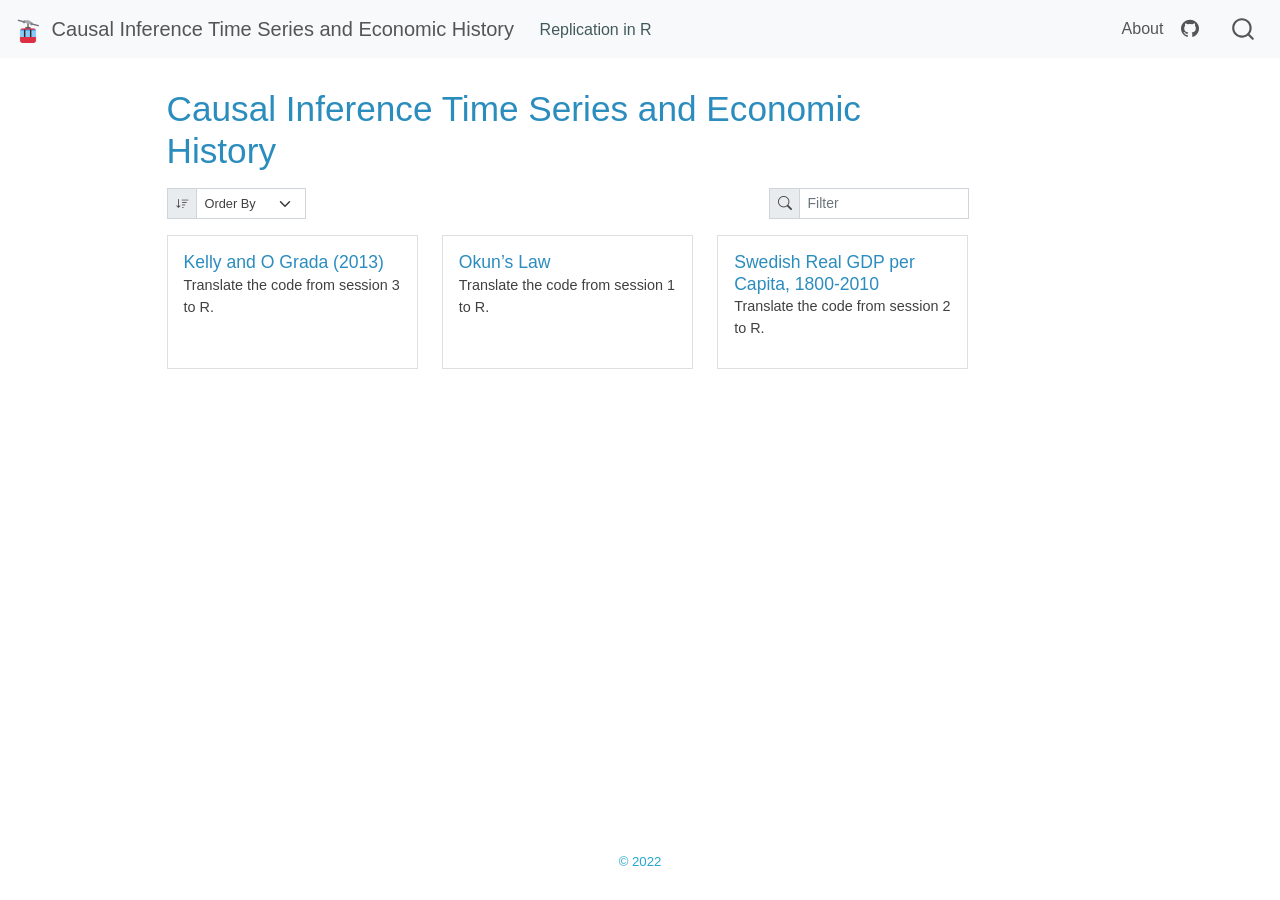
<file: docs/index.html>
<!DOCTYPE html>
<html xmlns="http://www.w3.org/1999/xhtml" lang="en" xml:lang="en"><head>

<meta charset="utf-8">
<meta name="generator" content="quarto-0.9.278">

<meta name="viewport" content="width=device-width, initial-scale=1.0, user-scalable=yes">


<title>Causal Inference Time Series and Economic History</title>
<style>
code{white-space: pre-wrap;}
span.smallcaps{font-variant: small-caps;}
span.underline{text-decoration: underline;}
div.column{display: inline-block; vertical-align: top; width: 50%;}
div.hanging-indent{margin-left: 1.5em; text-indent: -1.5em;}
ul.task-list{list-style: none;}
</style>

<script src="site_libs/quarto-nav/quarto-nav.js"></script>
<script src="site_libs/quarto-nav/headroom.min.js"></script>
<script src="site_libs/clipboard/clipboard.min.js"></script>
<meta name="quarto:offset" content="./">
<script src="site_libs/quarto-search/autocomplete.umd.js"></script>
<script src="site_libs/quarto-search/fuse.min.js"></script>
<script src="site_libs/quarto-search/quarto-search.js"></script>
<script src="site_libs/quarto-listing/list.min.js"></script>
<script src="site_libs/quarto-listing/quarto-listing.js"></script>
<script src="site_libs/quarto-html/quarto.js"></script>
<script src="site_libs/quarto-html/popper.min.js"></script>
<script src="site_libs/quarto-html/tippy.umd.min.js"></script>
<script src="site_libs/quarto-html/anchor.min.js"></script>
<link href="site_libs/quarto-html/tippy.css" rel="stylesheet">
<link id="quarto-text-highlighting-styles" href="site_libs/quarto-html/quarto-syntax-highlighting.css" rel="stylesheet">
<script src="site_libs/bootstrap/bootstrap.min.js"></script>
<link href="site_libs/bootstrap/bootstrap-icons.css" rel="stylesheet">
<link href="site_libs/bootstrap/bootstrap.min.css" rel="stylesheet">
<script id="quarto-search-options" type="application/json">{
  "location": "navbar",
  "copy-button": false,
  "collapse-after": 3,
  "panel-placement": "end",
  "type": "overlay",
  "limit": 20,
  "language": {
    "search-no-results-text": "No results",
    "search-matching-documents-text": "matching documents",
    "search-copy-link-title": "Copy link to search",
    "search-hide-matches-text": "Hide additional matches",
    "search-more-match-text": "more match in this document",
    "search-more-matches-text": "more matches in this document",
    "search-clear-button-title": "Clear",
    "search-detached-cancel-button-title": "Cancel",
    "search-submit-button-title": "Submit"
  }
}</script>
<script>

  window.document.addEventListener("DOMContentLoaded", function (_event) {
    const listingTargetEl = window.document.querySelector('#listing-listing .list');
    if (!listingTargetEl) {
      // No listing discovered, do not attach.
      return; 
    }

    const options = {
      valueNames: ['listing-title','listing-author','listing-description',{ data: ['index'] },{ data: ['categories'] },{ data: ['listing-date-sort'] },{ data: ['listing-file-modified-sort'] }],
      
      searchColumns: ["listing-title","listing-author","listing-description"],
    };

    window['quarto-listings'] = window['quarto-listings'] || {};
    window['quarto-listings']['listing-listing'] = new List('listing-listing', options);

    if (window['quarto-listing-loaded']) {
      window['quarto-listing-loaded']();
    }
  });
  </script>


</head>

<body class="nav-fixed">

<div id="quarto-search-results"></div>
  <header id="quarto-header" class="headroom fixed-top">
    <nav class="navbar navbar-expand-lg navbar-dark ">
      <div class="navbar-container container-fluid">
      <a class="navbar-brand" href="./index.html">
    <img src="./images/favicon.ico" alt="">
    <span class="navbar-title">Causal Inference Time Series and Economic History</span>
  </a>
          <button class="navbar-toggler" type="button" data-bs-toggle="collapse" data-bs-target="#navbarCollapse" aria-controls="navbarCollapse" aria-expanded="false" aria-label="Toggle navigation" onclick="if (window.quartoToggleHeadroom) { window.quartoToggleHeadroom(); }">
  <span class="navbar-toggler-icon"></span>
</button>
          <div class="collapse navbar-collapse" id="navbarCollapse">
            <ul class="navbar-nav navbar-nav-scroll me-auto">
  <li class="nav-item">
    <a class="nav-link active" href="./index.html" aria-current="page">Replication in R</a>
  </li>  
</ul>
            <ul class="navbar-nav navbar-nav-scroll ms-auto">
  <li class="nav-item">
    <a class="nav-link" href="./about.html">About</a>
  </li>  
  <li class="nav-item compact">
    <a class="nav-link" href="https://github.com/j-jayes/Causal-Inference-Time-Series-and-Economic-History"><i class="bi bi-github" role="img">
</i> 
 </a>
  </li>  
</ul>
              <div id="quarto-search" class="" title="Search"></div>
          </div> <!-- /navcollapse -->
      </div> <!-- /container-fluid -->
    </nav>
</header>
<!-- content -->
<div id="quarto-content" class="quarto-container page-columns page-rows-contents page-layout-article page-navbar">
<!-- sidebar -->
<!-- margin-sidebar -->
    <div id="quarto-margin-sidebar" class="sidebar margin-sidebar">
        
    </div>
<!-- main -->
<main class="content" id="quarto-document-content">

<header id="title-block-header" class="quarto-title-block default">
<div class="quarto-title">
<h1 class="title">Causal Inference Time Series and Economic History</h1>
</div>





<div class="quarto-title-meta">

    
    
  </div>
  

</header>





<div class="quarto-listing quarto-listing-container-grid" id="listing-listing">
<div class="listing-actions-group">
   <div class="input-group input-group-sm quarto-listing-sort">
     <span class="input-group-text"><i class="bi bi-sort-down"></i></span>
     <select id="listing-listing-sort" class="form-select" aria-label="Order By" onchange="window['quarto-listings']['listing-listing'].sort(this.options[this.selectedIndex].value, { order: this.options[this.selectedIndex].getAttribute('data-direction')})">
       <option value="" disabled="" selected="" hidden="">Order By</option>
       <option value="index" data-direction="asc">Default</option>
         <option value="listing-title" data-direction="asc">
          Title
        </option>
         <option value="listing-author" data-direction="asc">
          Author
        </option>
     </select>
  </div>
    <div class="input-group input-group-sm quarto-listing-filter">
      <span class="input-group-text"><i class="bi bi-search"></i></span>
      <input type="text" class="search form-control" placeholder="Filter">
    </div>
</div>
<div class="list grid quarto-listing-cols-3">
<div class="g-col-1" data-index="0" data-listing-file-modified-sort="1652281123159" data-listing-reading-time-sort="4.605">
<a href="./replication-in-R/Kelly and O Grada (2013).html" class="quarto-grid-link">
<div class="quarto-grid-item card h-100 card-left">
<div class="card-body post-contents">
<h5 class="no-anchor card-title listing-title">
Kelly and O Grada (2013)
</h5>
<div class="card-text listing-description">
Translate the code from session 3 to R.
</div>
<div class="card-attribution card-text-small start">
<div class="listing-author">

</div>
</div>
</div>
</div>
</a>
</div>
<div class="g-col-1" data-index="1" data-listing-file-modified-sort="1651065426046" data-listing-reading-time-sort="0.645">
<a href="./replication-in-R/Okun's Law.html" class="quarto-grid-link">
<div class="quarto-grid-item card h-100 card-left">
<div class="card-body post-contents">
<h5 class="no-anchor card-title listing-title">
Okun’s Law
</h5>
<div class="card-text listing-description">
Translate the code from session 1 to R.
</div>
<div class="card-attribution card-text-small start">
<div class="listing-author">

</div>
</div>
</div>
</div>
</a>
</div>
<div class="g-col-1" data-index="2" data-listing-file-modified-sort="1652280924040" data-listing-reading-time-sort="5.775">
<a href="./replication-in-R/Swedish Real GDP per Capita, 1800-2010.html" class="quarto-grid-link">
<div class="quarto-grid-item card h-100 card-left">
<div class="card-body post-contents">
<h5 class="no-anchor card-title listing-title">
Swedish Real GDP per Capita, 1800-2010
</h5>
<div class="card-text listing-description">
Translate the code from session 2 to R.
</div>
<div class="card-attribution card-text-small start">
<div class="listing-author">

</div>
</div>
</div>
</div>
</a>
</div>
</div>
<div class="listing-no-matching d-none">
No matching items
</div>
</div></main> <!-- /main -->
<script type="application/javascript">
window.document.addEventListener("DOMContentLoaded", function (event) {
  const icon = "";
  const anchorJS = new window.AnchorJS();
  anchorJS.options = {
    placement: 'right',
    icon: icon
  };
  anchorJS.add('.anchored');
  const clipboard = new window.ClipboardJS('.code-copy-button', {
    target: function(trigger) {
      return trigger.previousElementSibling;
    }
  });
  clipboard.on('success', function(e) {
    // button target
    const button = e.trigger;
    // don't keep focus
    button.blur();
    // flash "checked"
    button.classList.add('code-copy-button-checked');
    setTimeout(function() {
      button.classList.remove('code-copy-button-checked');
    }, 1000);
    // clear code selection
    e.clearSelection();
  });
  function tippyHover(el, contentFn) {
    const config = {
      allowHTML: true,
      content: contentFn,
      maxWidth: 500,
      delay: 100,
      arrow: false,
      appendTo: function(el) {
          return el.parentElement;
      },
      interactive: true,
      interactiveBorder: 10,
      theme: 'quarto',
      placement: 'bottom-start'
    };
    window.tippy(el, config); 
  }
  const noterefs = window.document.querySelectorAll('a[role="doc-noteref"]');
  for (var i=0; i<noterefs.length; i++) {
    const ref = noterefs[i];
    tippyHover(ref, function() {
      let href = ref.getAttribute('href');
      try { href = new URL(href).hash; } catch {}
      const id = href.replace(/^#\/?/, "");
      const note = window.document.getElementById(id);
      return note.innerHTML;
    });
  }
  var bibliorefs = window.document.querySelectorAll('a[role="doc-biblioref"]');
  for (var i=0; i<bibliorefs.length; i++) {
    const ref = bibliorefs[i];
    const cites = ref.parentNode.getAttribute('data-cites').split(' ');
    tippyHover(ref, function() {
      var popup = window.document.createElement('div');
      cites.forEach(function(cite) {
        var citeDiv = window.document.createElement('div');
        citeDiv.classList.add('hanging-indent');
        citeDiv.classList.add('csl-entry');
        var biblioDiv = window.document.getElementById('ref-' + cite);
        if (biblioDiv) {
          citeDiv.innerHTML = biblioDiv.innerHTML;
        }
        popup.appendChild(citeDiv);
      });
      return popup.innerHTML;
    });
  }
});
</script>
</div> <!-- /content -->
<footer class="footer">
  <div class="nav-footer">
      <div class="nav-footer-center">© 2022</div>
  </div>
</footer>



</body></html>
</file>
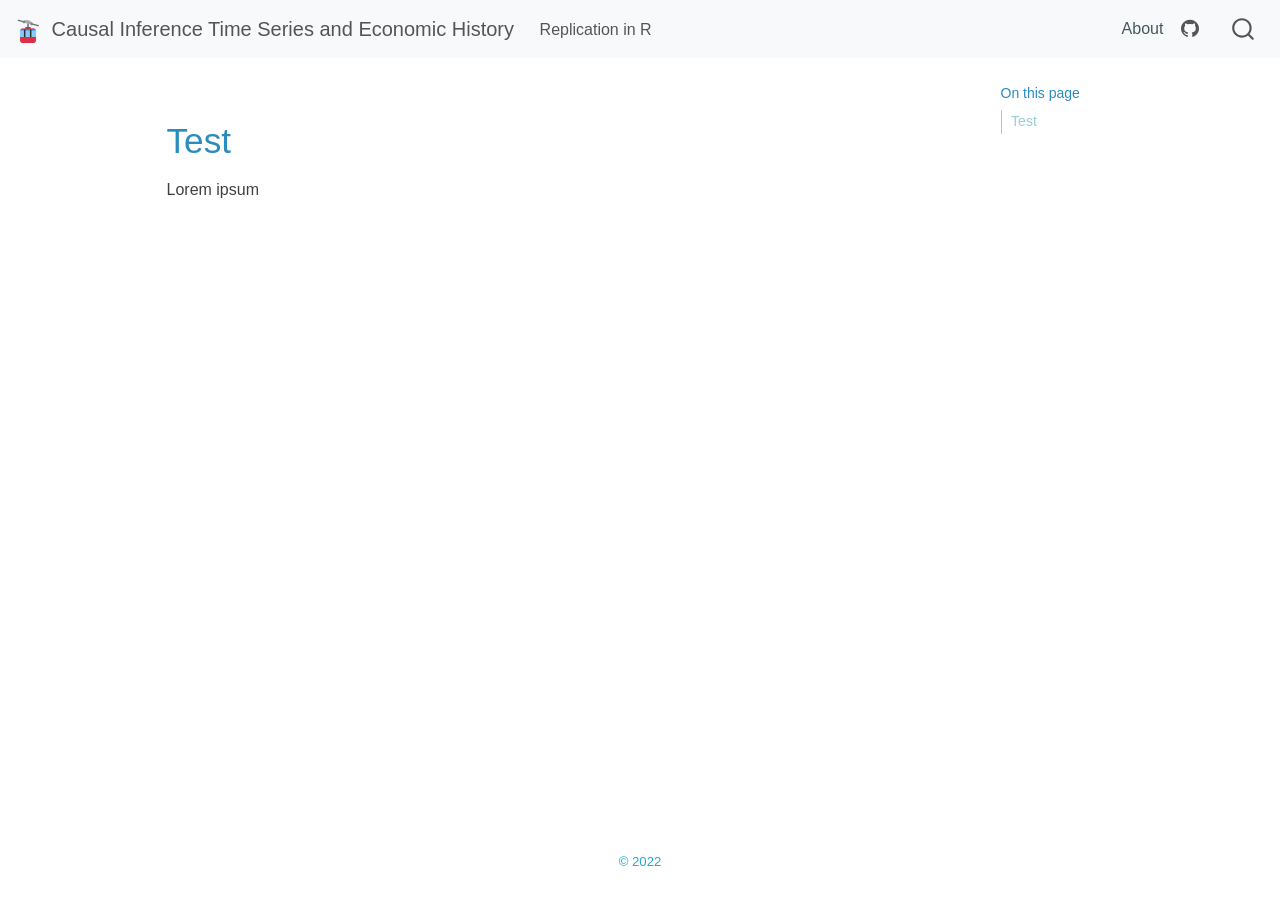
<file: docs/about.html>
<!DOCTYPE html>
<html xmlns="http://www.w3.org/1999/xhtml" lang="en" xml:lang="en"><head>

<meta charset="utf-8">
<meta name="generator" content="quarto-0.9.278">

<meta name="viewport" content="width=device-width, initial-scale=1.0, user-scalable=yes">


<title>Causal Inference Time Series and Economic History – about</title>
<style>
code{white-space: pre-wrap;}
span.smallcaps{font-variant: small-caps;}
span.underline{text-decoration: underline;}
div.column{display: inline-block; vertical-align: top; width: 50%;}
div.hanging-indent{margin-left: 1.5em; text-indent: -1.5em;}
ul.task-list{list-style: none;}
</style>

<script src="site_libs/quarto-nav/quarto-nav.js"></script>
<script src="site_libs/quarto-nav/headroom.min.js"></script>
<script src="site_libs/clipboard/clipboard.min.js"></script>
<meta name="quarto:offset" content="./">
<script src="site_libs/quarto-search/autocomplete.umd.js"></script>
<script src="site_libs/quarto-search/fuse.min.js"></script>
<script src="site_libs/quarto-search/quarto-search.js"></script>
<script src="site_libs/quarto-html/quarto.js"></script>
<script src="site_libs/quarto-html/popper.min.js"></script>
<script src="site_libs/quarto-html/tippy.umd.min.js"></script>
<script src="site_libs/quarto-html/anchor.min.js"></script>
<link href="site_libs/quarto-html/tippy.css" rel="stylesheet">
<link id="quarto-text-highlighting-styles" href="site_libs/quarto-html/quarto-syntax-highlighting.css" rel="stylesheet">
<script src="site_libs/bootstrap/bootstrap.min.js"></script>
<link href="site_libs/bootstrap/bootstrap-icons.css" rel="stylesheet">
<link href="site_libs/bootstrap/bootstrap.min.css" rel="stylesheet">
<script id="quarto-search-options" type="application/json">{
  "location": "navbar",
  "copy-button": false,
  "collapse-after": 3,
  "panel-placement": "end",
  "type": "overlay",
  "limit": 20,
  "language": {
    "search-no-results-text": "No results",
    "search-matching-documents-text": "matching documents",
    "search-copy-link-title": "Copy link to search",
    "search-hide-matches-text": "Hide additional matches",
    "search-more-match-text": "more match in this document",
    "search-more-matches-text": "more matches in this document",
    "search-clear-button-title": "Clear",
    "search-detached-cancel-button-title": "Cancel",
    "search-submit-button-title": "Submit"
  }
}</script>


</head>

<body class="nav-fixed">

<div id="quarto-search-results"></div>
  <header id="quarto-header" class="headroom fixed-top">
    <nav class="navbar navbar-expand-lg navbar-dark ">
      <div class="navbar-container container-fluid">
      <a class="navbar-brand" href="./index.html">
    <img src="./images/favicon.ico" alt="">
    <span class="navbar-title">Causal Inference Time Series and Economic History</span>
  </a>
          <button class="navbar-toggler" type="button" data-bs-toggle="collapse" data-bs-target="#navbarCollapse" aria-controls="navbarCollapse" aria-expanded="false" aria-label="Toggle navigation" onclick="if (window.quartoToggleHeadroom) { window.quartoToggleHeadroom(); }">
  <span class="navbar-toggler-icon"></span>
</button>
          <div class="collapse navbar-collapse" id="navbarCollapse">
            <ul class="navbar-nav navbar-nav-scroll me-auto">
  <li class="nav-item">
    <a class="nav-link" href="./index.html">Replication in R</a>
  </li>  
</ul>
            <ul class="navbar-nav navbar-nav-scroll ms-auto">
  <li class="nav-item">
    <a class="nav-link active" href="./about.html" aria-current="page">About</a>
  </li>  
  <li class="nav-item compact">
    <a class="nav-link" href="https://github.com/j-jayes/Causal-Inference-Time-Series-and-Economic-History"><i class="bi bi-github" role="img">
</i> 
 </a>
  </li>  
</ul>
              <div id="quarto-search" class="" title="Search"></div>
          </div> <!-- /navcollapse -->
      </div> <!-- /container-fluid -->
    </nav>
</header>
<!-- content -->
<div id="quarto-content" class="quarto-container page-columns page-rows-contents page-layout-article page-navbar">
<!-- sidebar -->
<!-- margin-sidebar -->
    <div id="quarto-margin-sidebar" class="sidebar margin-sidebar">
        <nav id="TOC" role="doc-toc">
    <h2 id="toc-title">On this page</h2>
   
  <ul>
  <li><a href="#test" id="toc-test" class="nav-link active" data-scroll-target="#test">Test</a></li>
  </ul>
</nav>
    </div>
<!-- main -->
<main class="content" id="quarto-document-content">



<section id="test" class="level1">
<h1>Test</h1>
<p>Lorem ipsum</p>


</section>

</main> <!-- /main -->
<script type="application/javascript">
window.document.addEventListener("DOMContentLoaded", function (event) {
  const icon = "";
  const anchorJS = new window.AnchorJS();
  anchorJS.options = {
    placement: 'right',
    icon: icon
  };
  anchorJS.add('.anchored');
  const clipboard = new window.ClipboardJS('.code-copy-button', {
    target: function(trigger) {
      return trigger.previousElementSibling;
    }
  });
  clipboard.on('success', function(e) {
    // button target
    const button = e.trigger;
    // don't keep focus
    button.blur();
    // flash "checked"
    button.classList.add('code-copy-button-checked');
    setTimeout(function() {
      button.classList.remove('code-copy-button-checked');
    }, 1000);
    // clear code selection
    e.clearSelection();
  });
  function tippyHover(el, contentFn) {
    const config = {
      allowHTML: true,
      content: contentFn,
      maxWidth: 500,
      delay: 100,
      arrow: false,
      appendTo: function(el) {
          return el.parentElement;
      },
      interactive: true,
      interactiveBorder: 10,
      theme: 'quarto',
      placement: 'bottom-start'
    };
    window.tippy(el, config); 
  }
  const noterefs = window.document.querySelectorAll('a[role="doc-noteref"]');
  for (var i=0; i<noterefs.length; i++) {
    const ref = noterefs[i];
    tippyHover(ref, function() {
      let href = ref.getAttribute('href');
      try { href = new URL(href).hash; } catch {}
      const id = href.replace(/^#\/?/, "");
      const note = window.document.getElementById(id);
      return note.innerHTML;
    });
  }
  var bibliorefs = window.document.querySelectorAll('a[role="doc-biblioref"]');
  for (var i=0; i<bibliorefs.length; i++) {
    const ref = bibliorefs[i];
    const cites = ref.parentNode.getAttribute('data-cites').split(' ');
    tippyHover(ref, function() {
      var popup = window.document.createElement('div');
      cites.forEach(function(cite) {
        var citeDiv = window.document.createElement('div');
        citeDiv.classList.add('hanging-indent');
        citeDiv.classList.add('csl-entry');
        var biblioDiv = window.document.getElementById('ref-' + cite);
        if (biblioDiv) {
          citeDiv.innerHTML = biblioDiv.innerHTML;
        }
        popup.appendChild(citeDiv);
      });
      return popup.innerHTML;
    });
  }
});
</script>
</div> <!-- /content -->
<footer class="footer">
  <div class="nav-footer">
      <div class="nav-footer-center">© 2022</div>
  </div>
</footer>



</body></html>
</file>
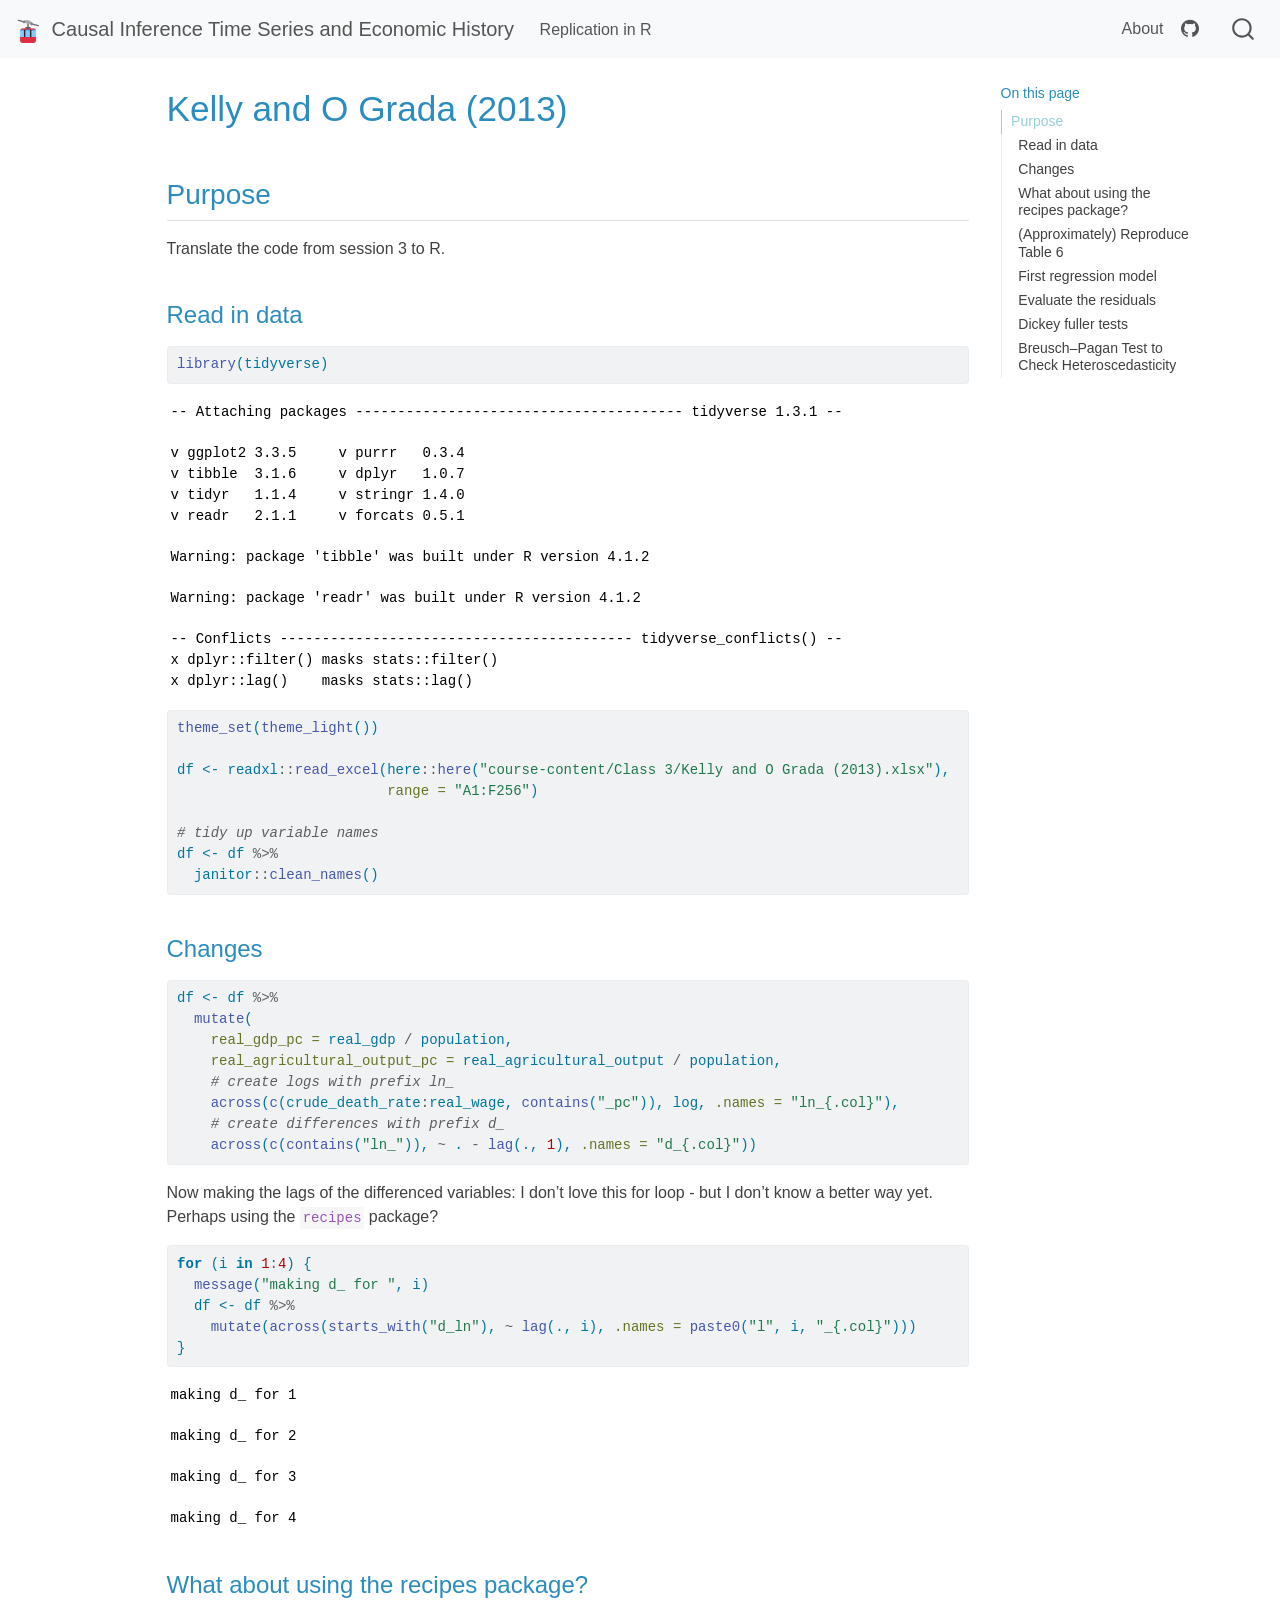
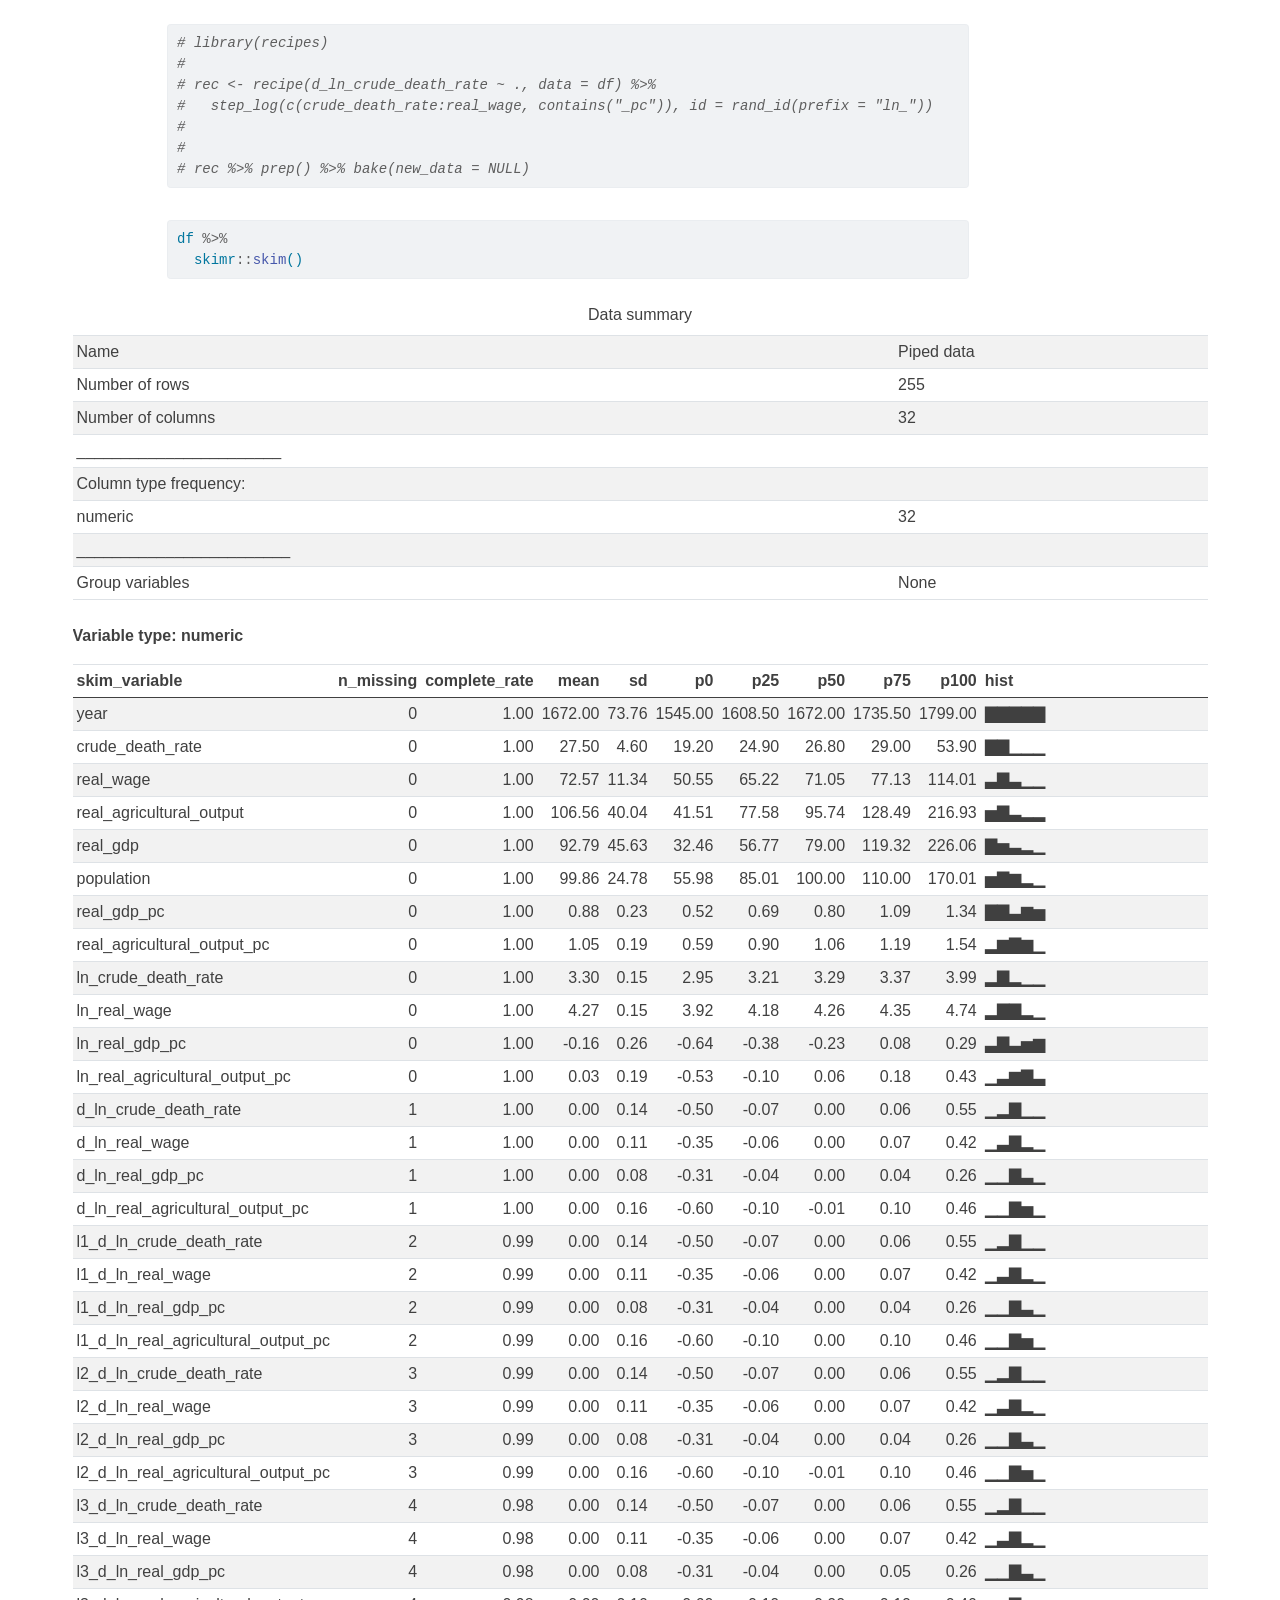
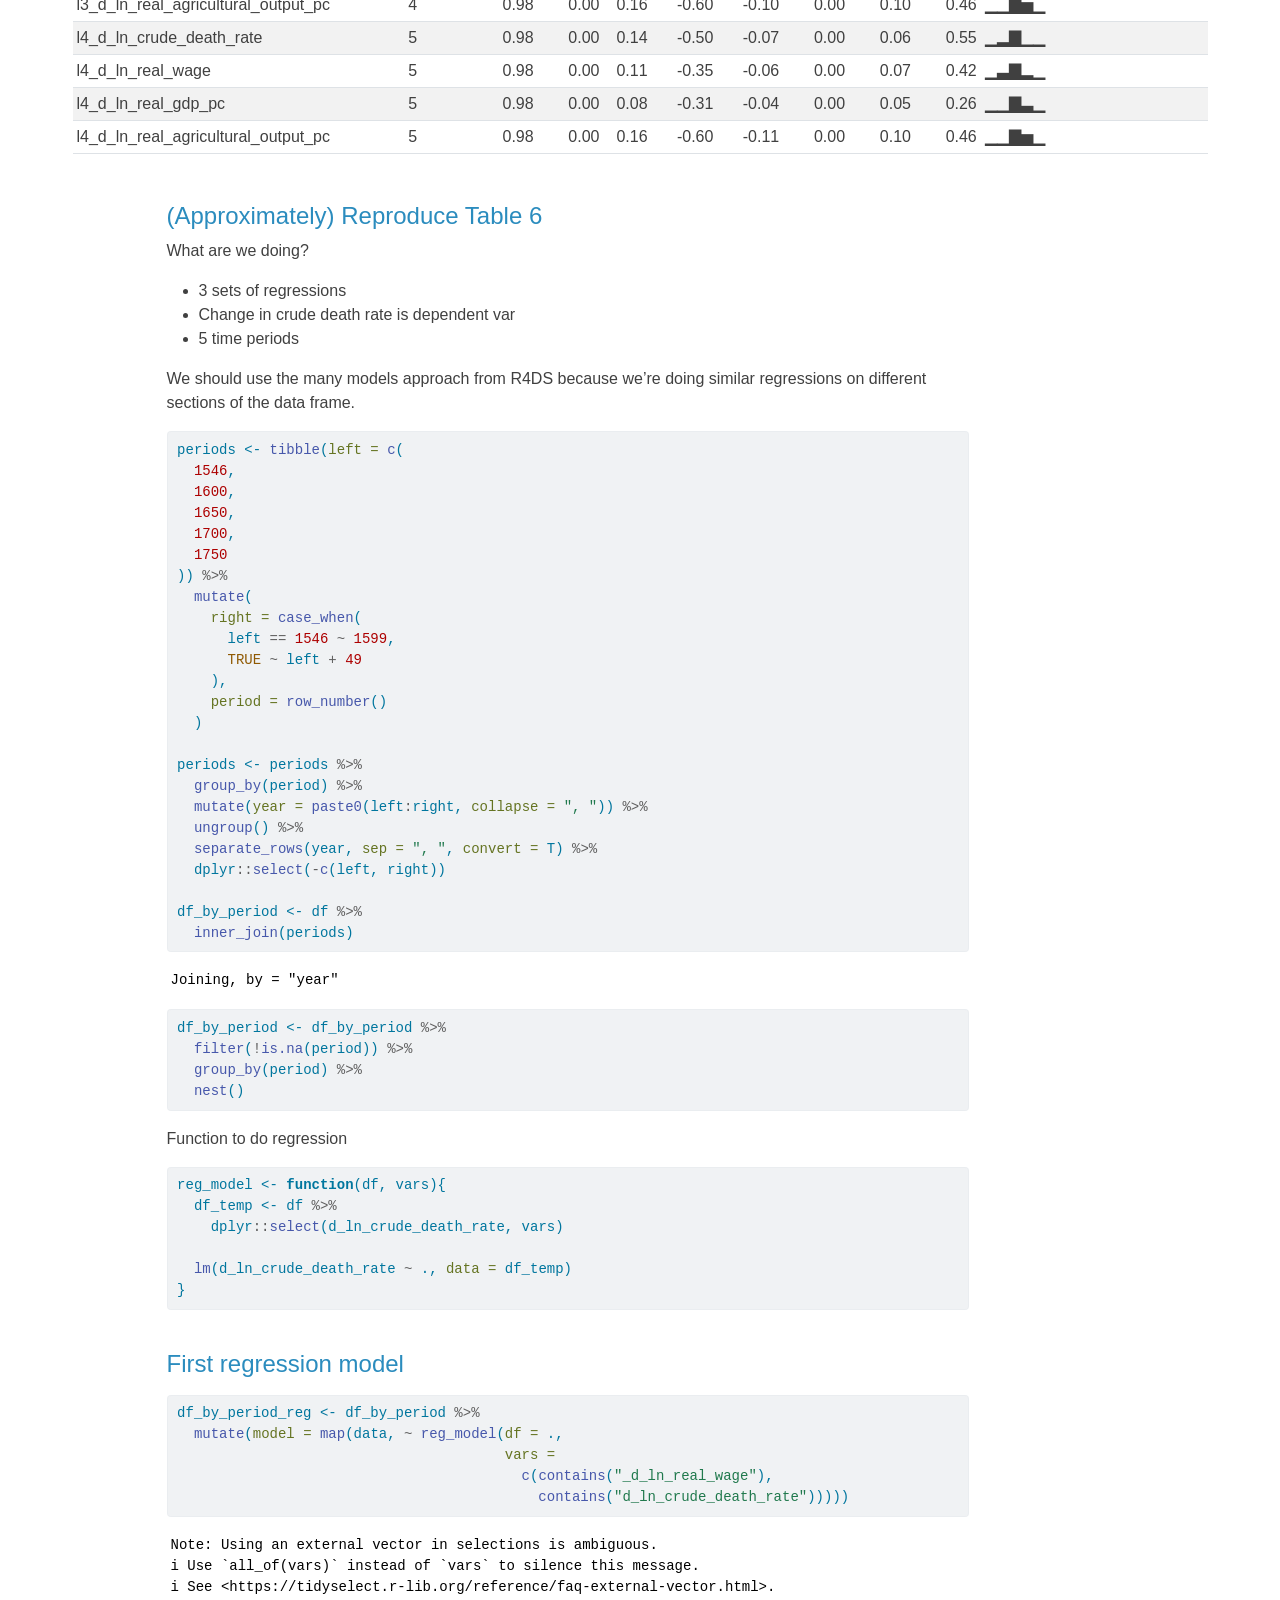
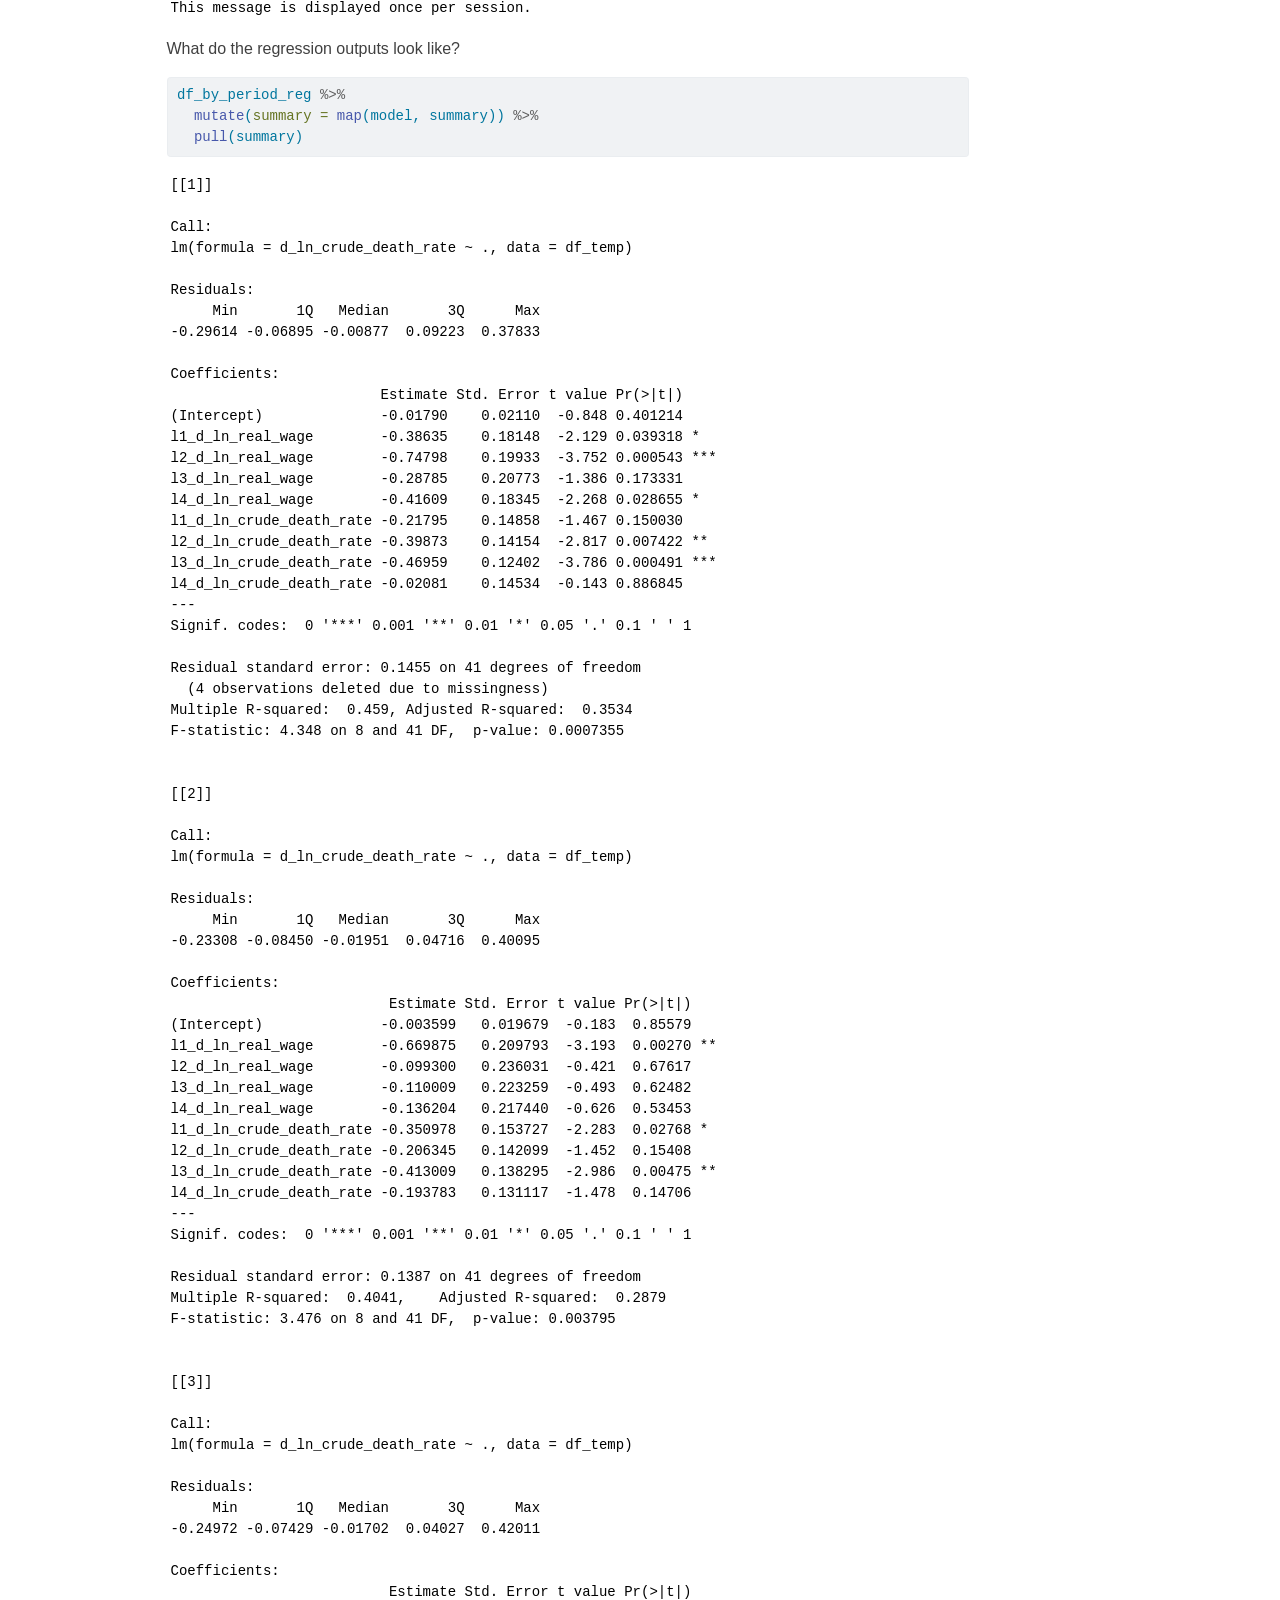
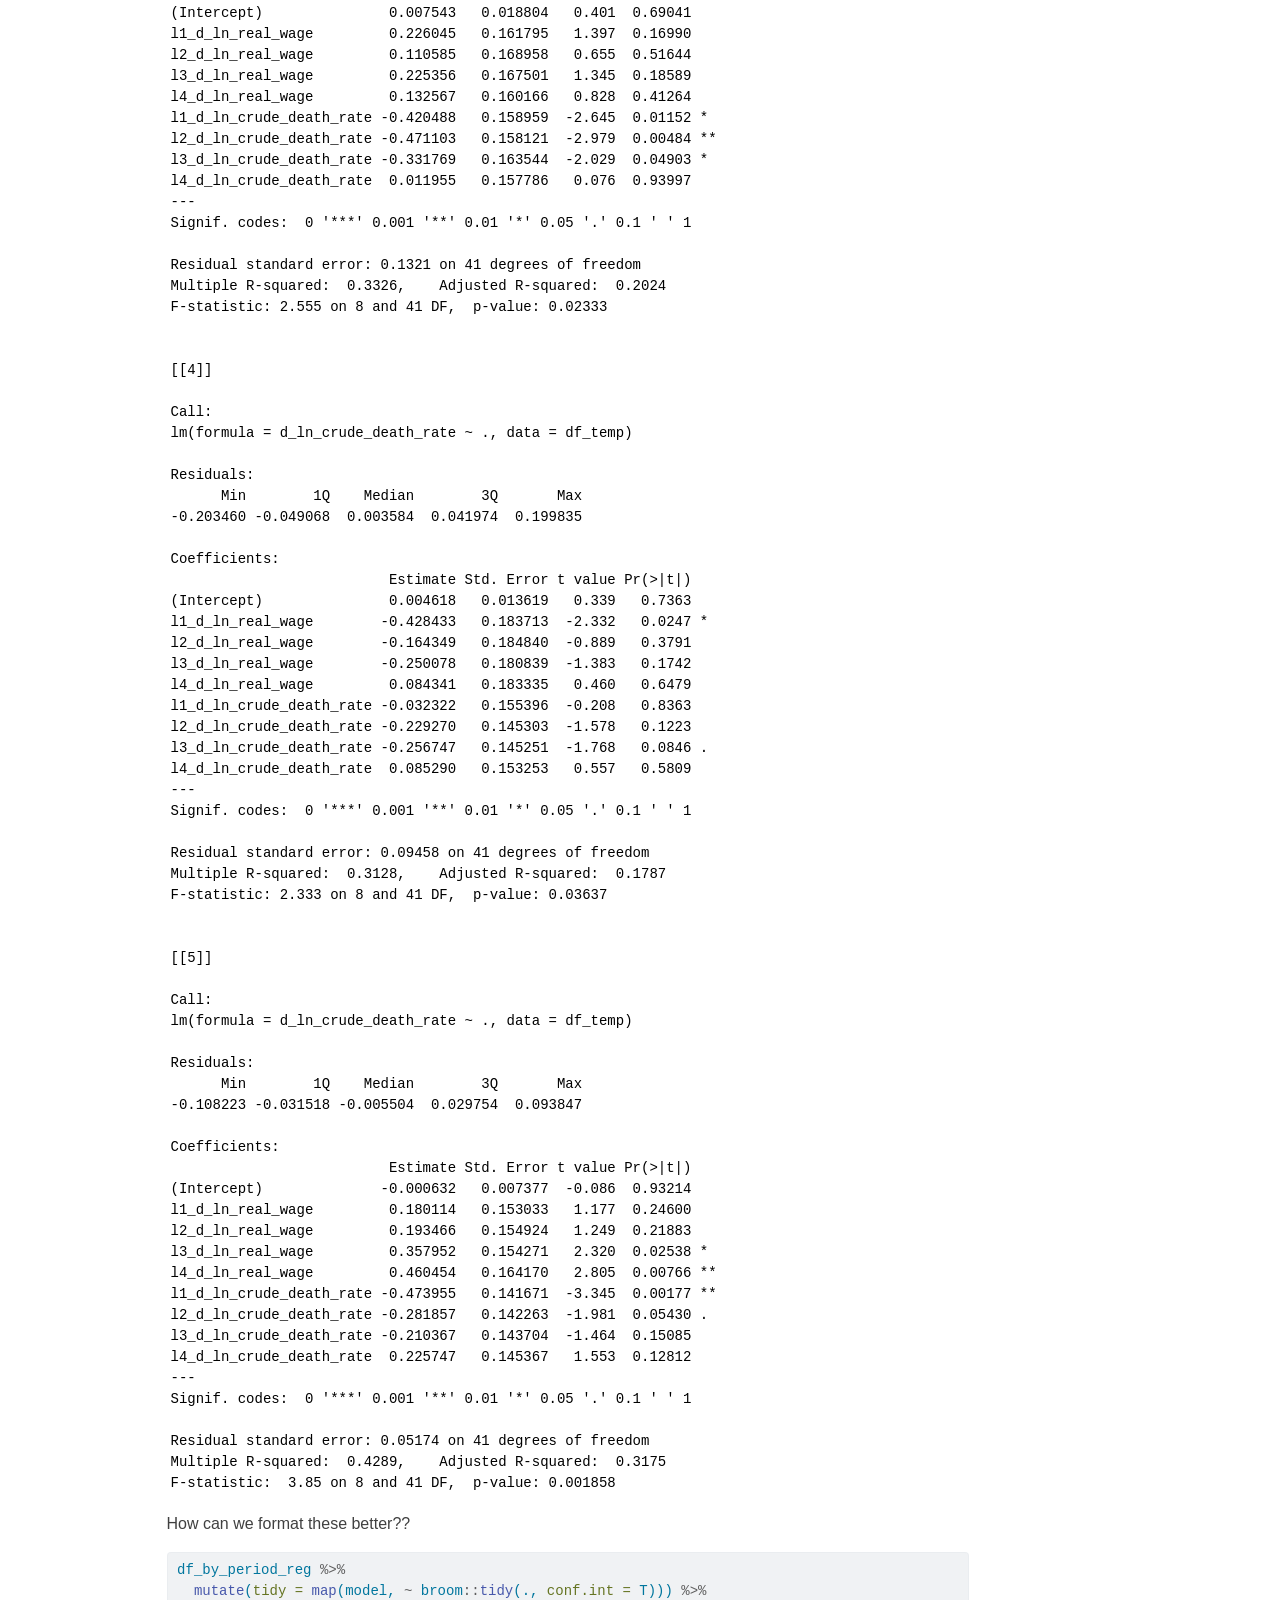
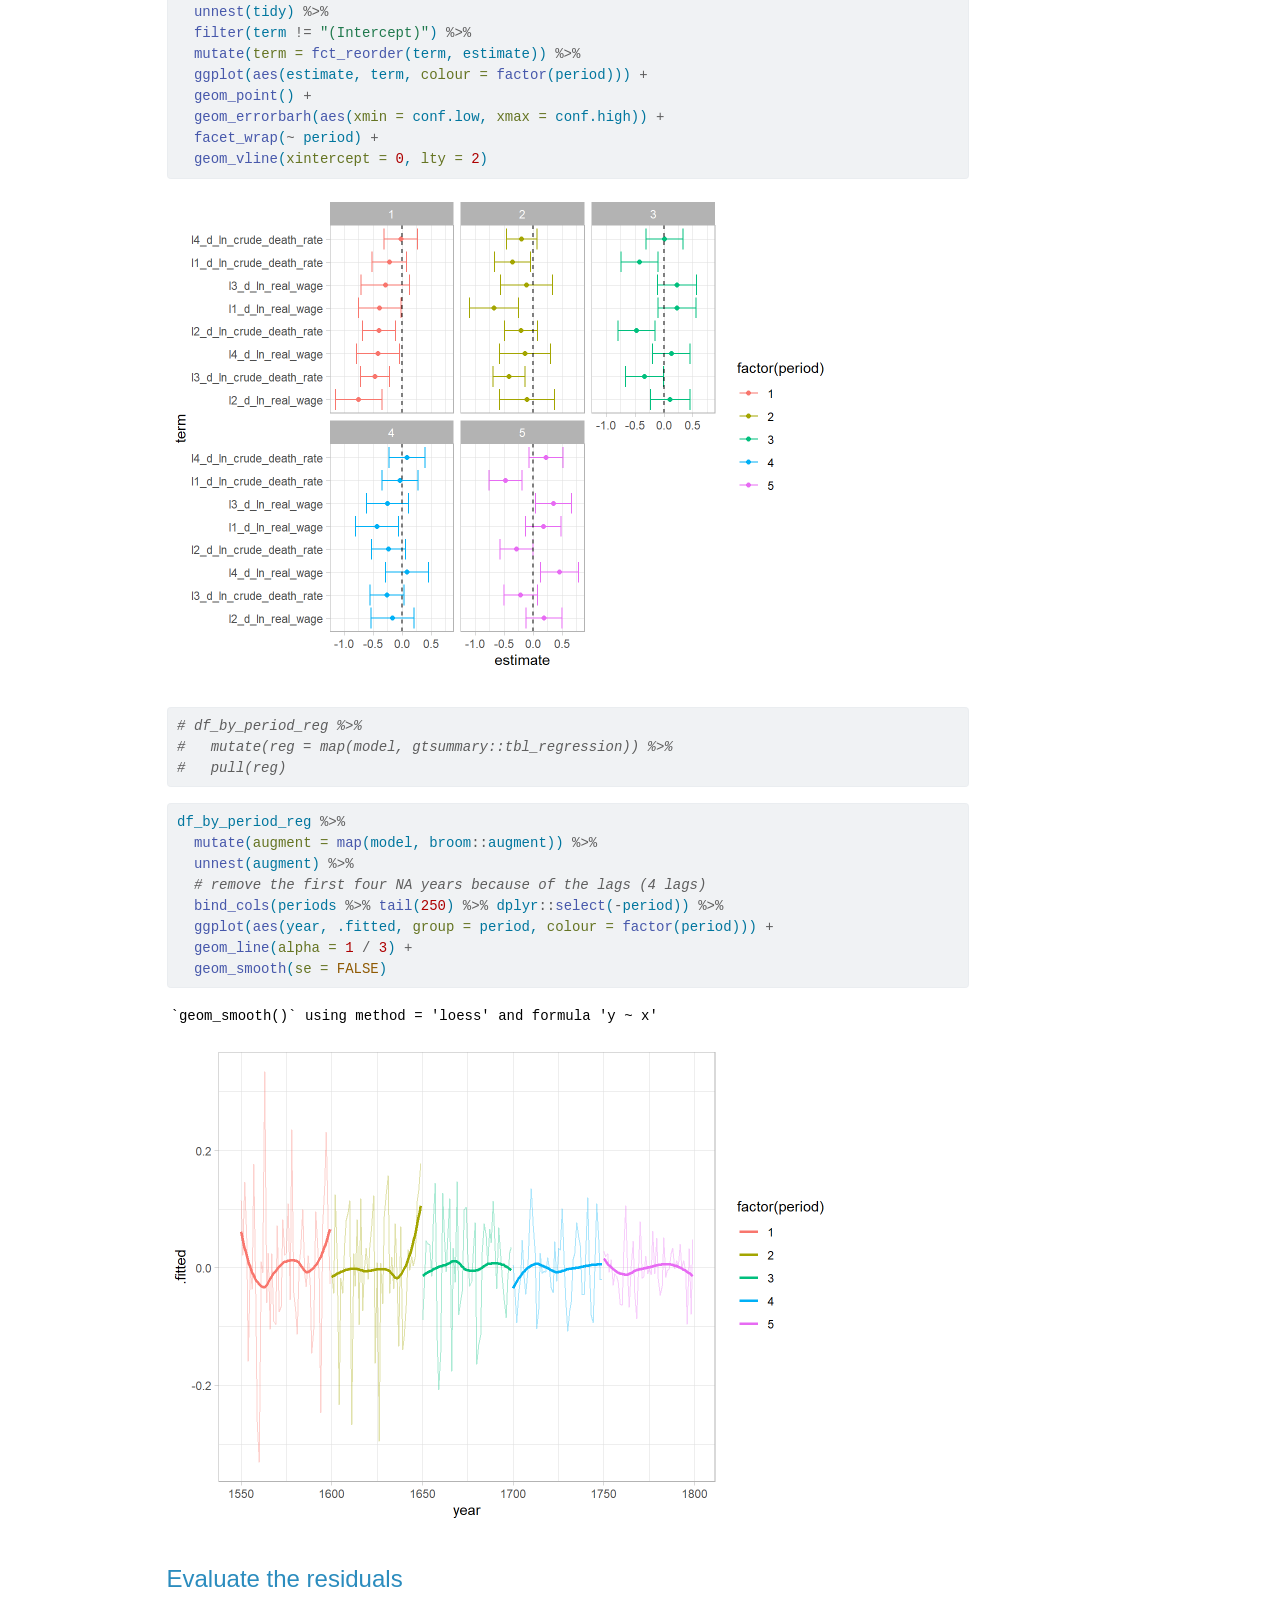
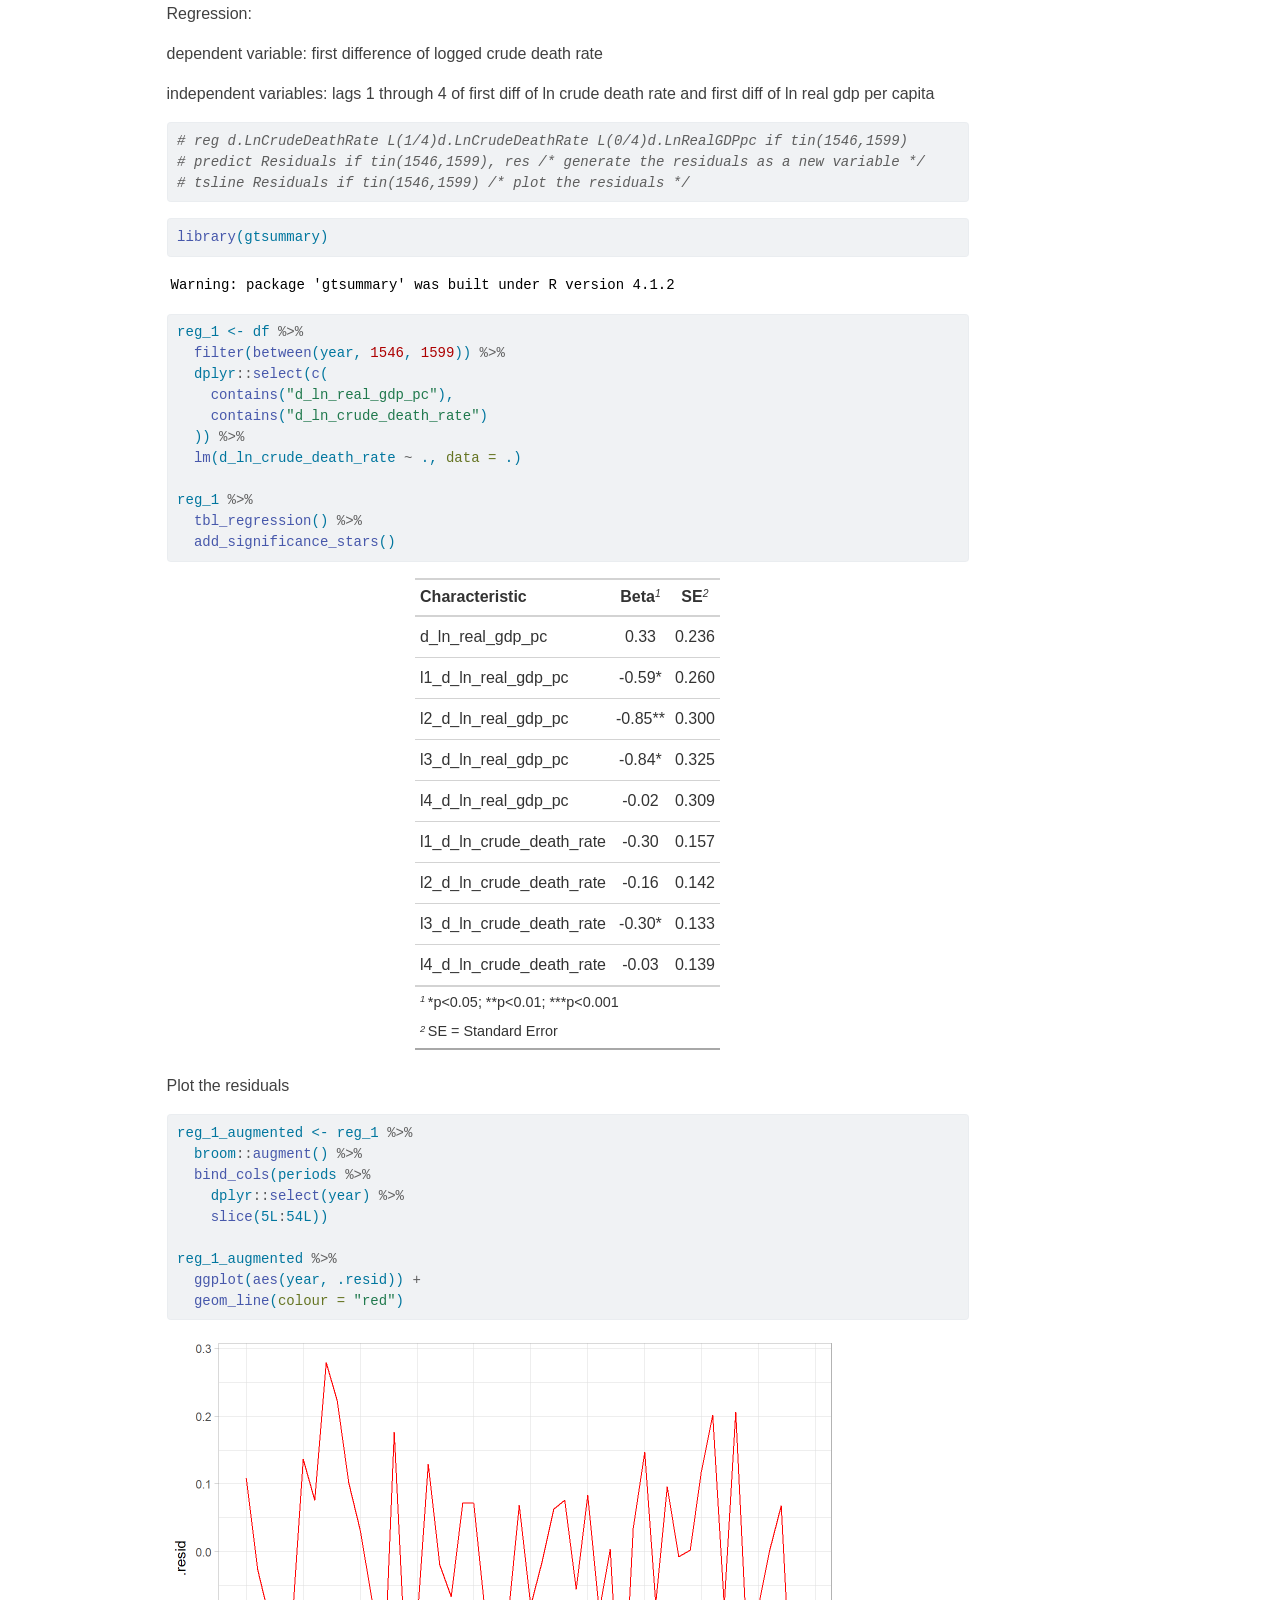
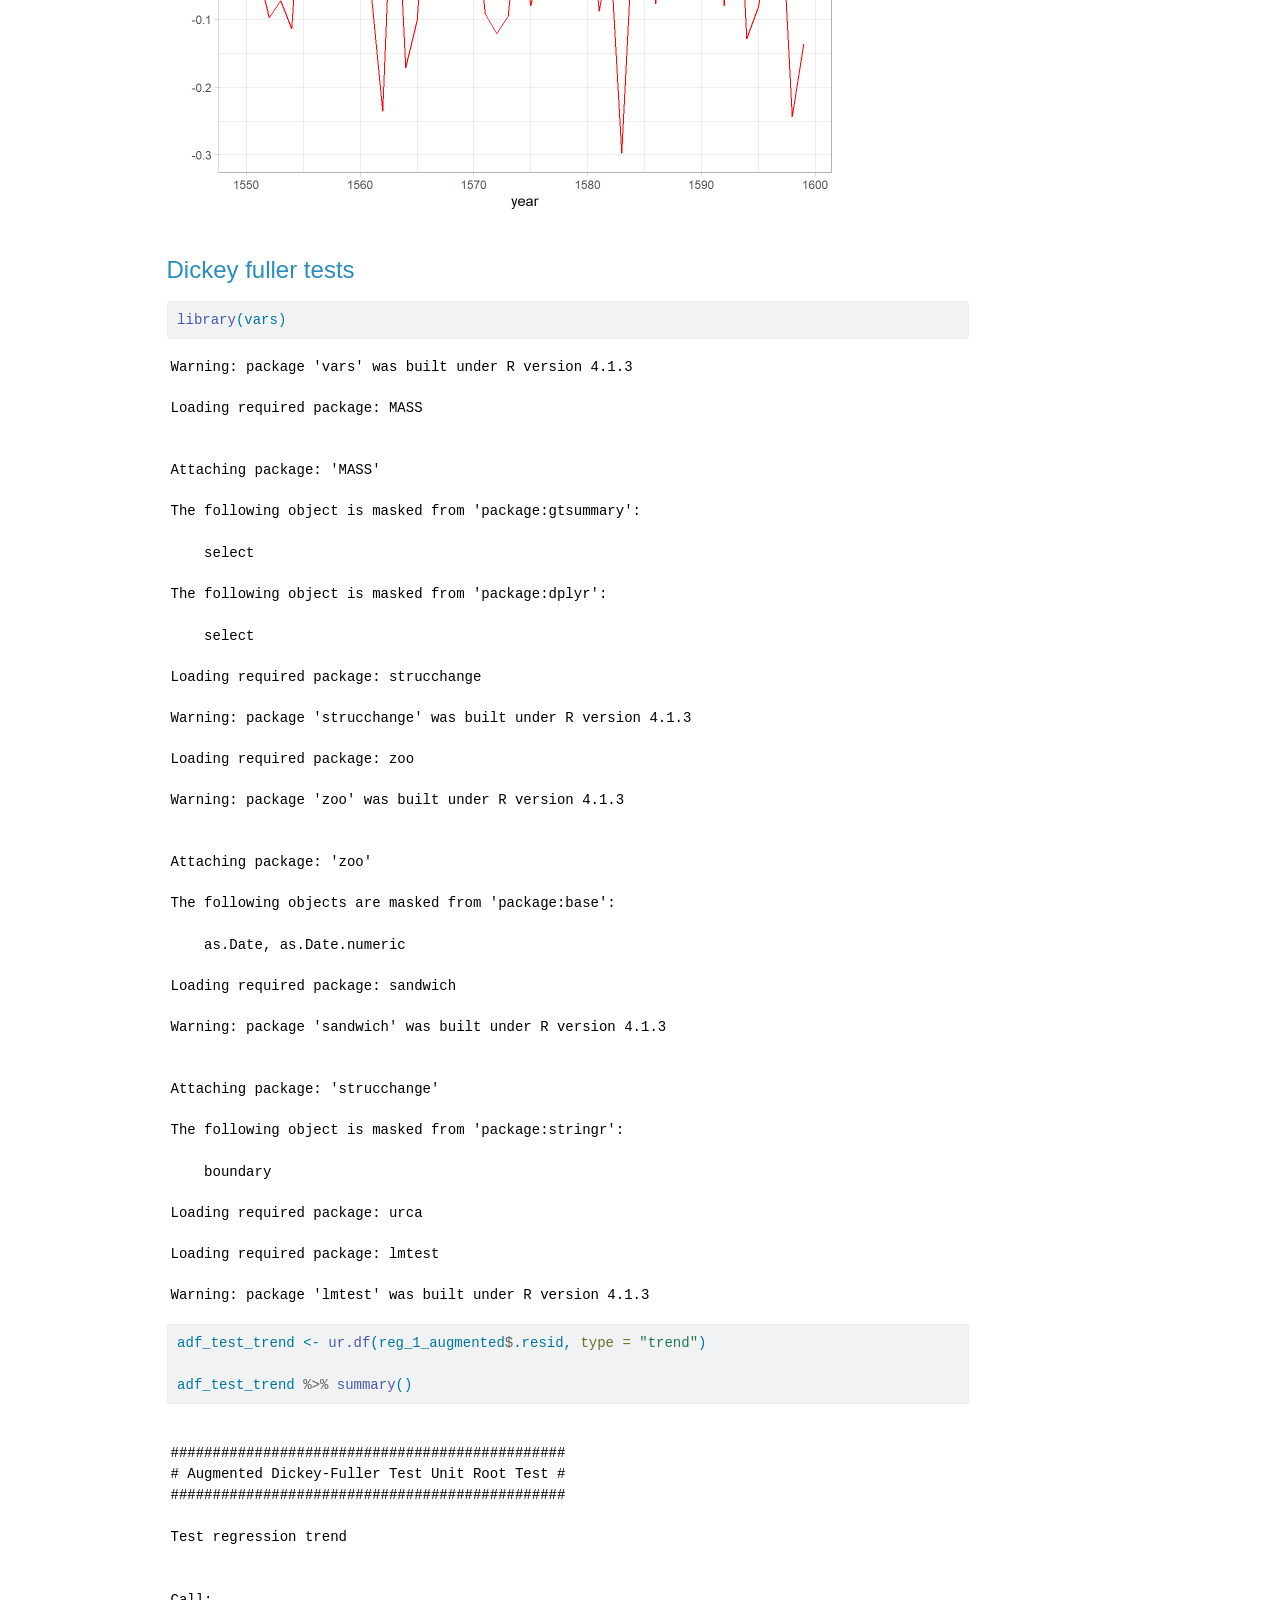
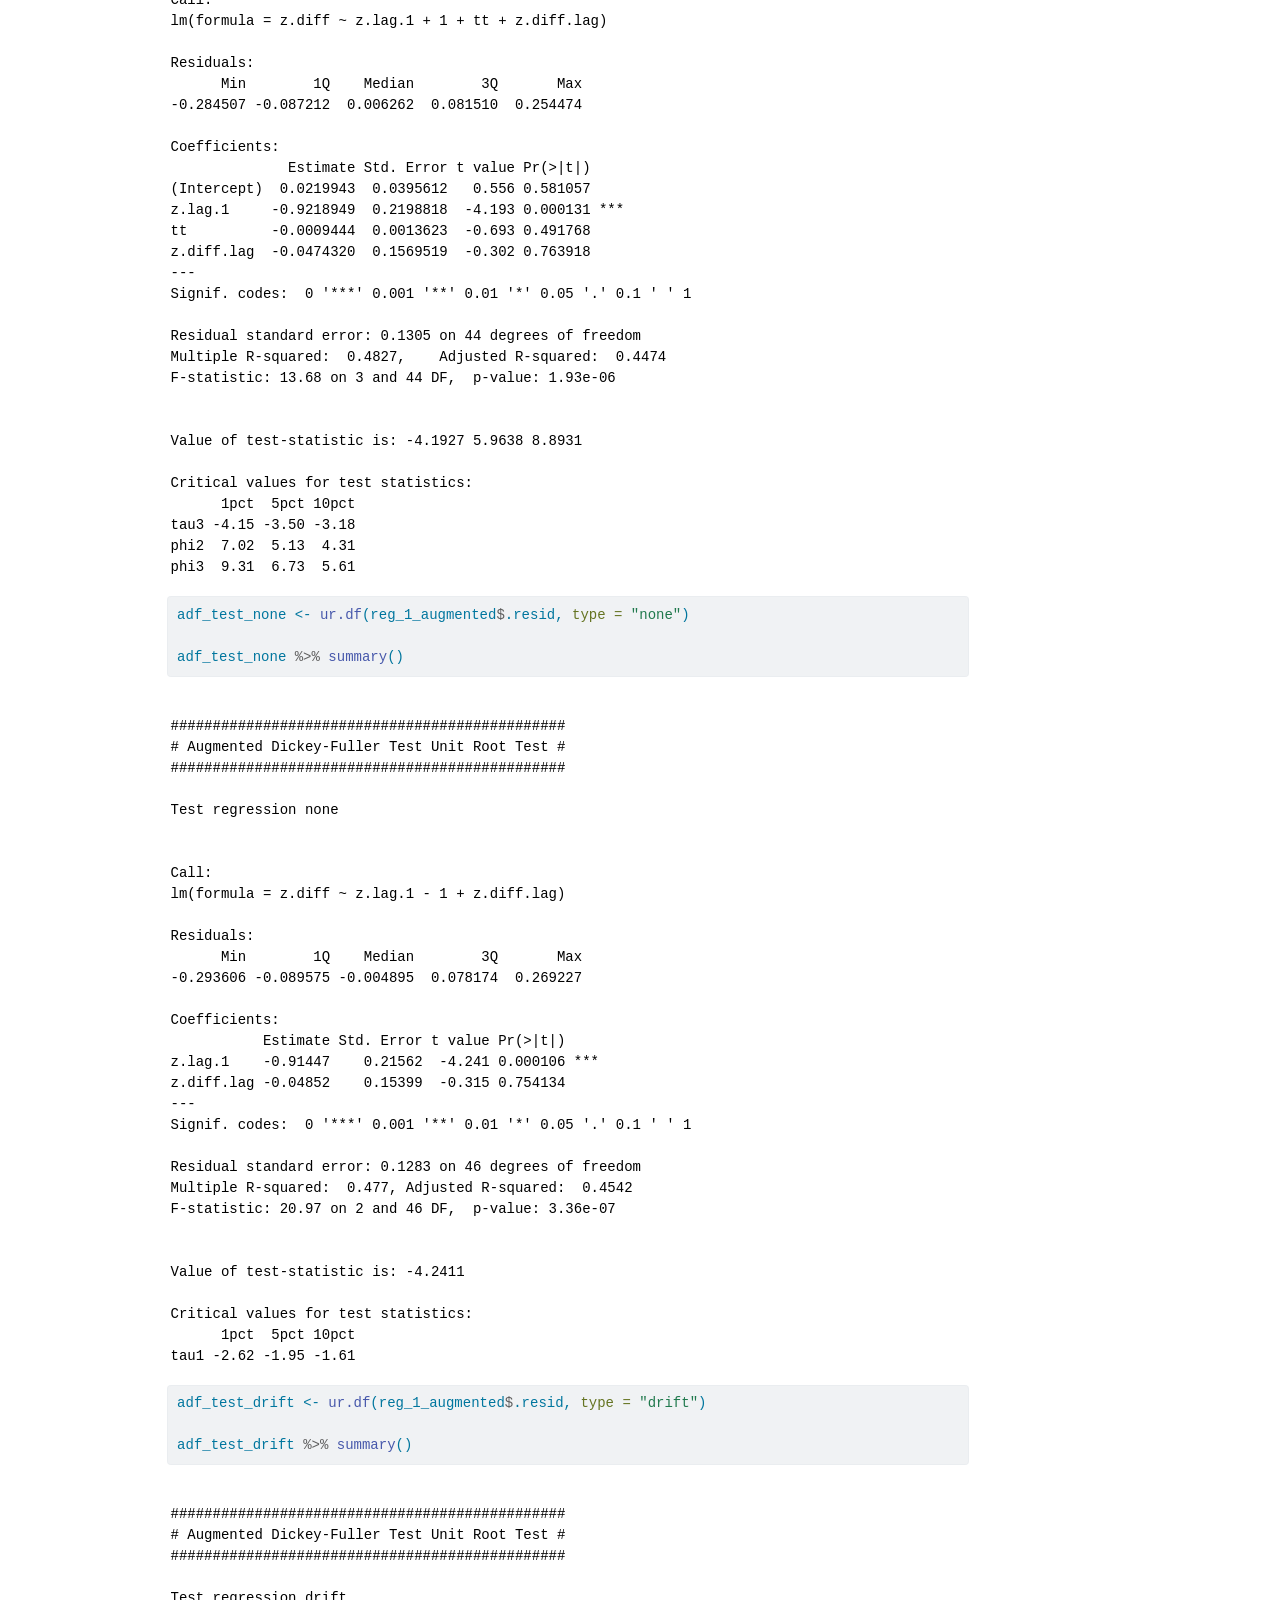
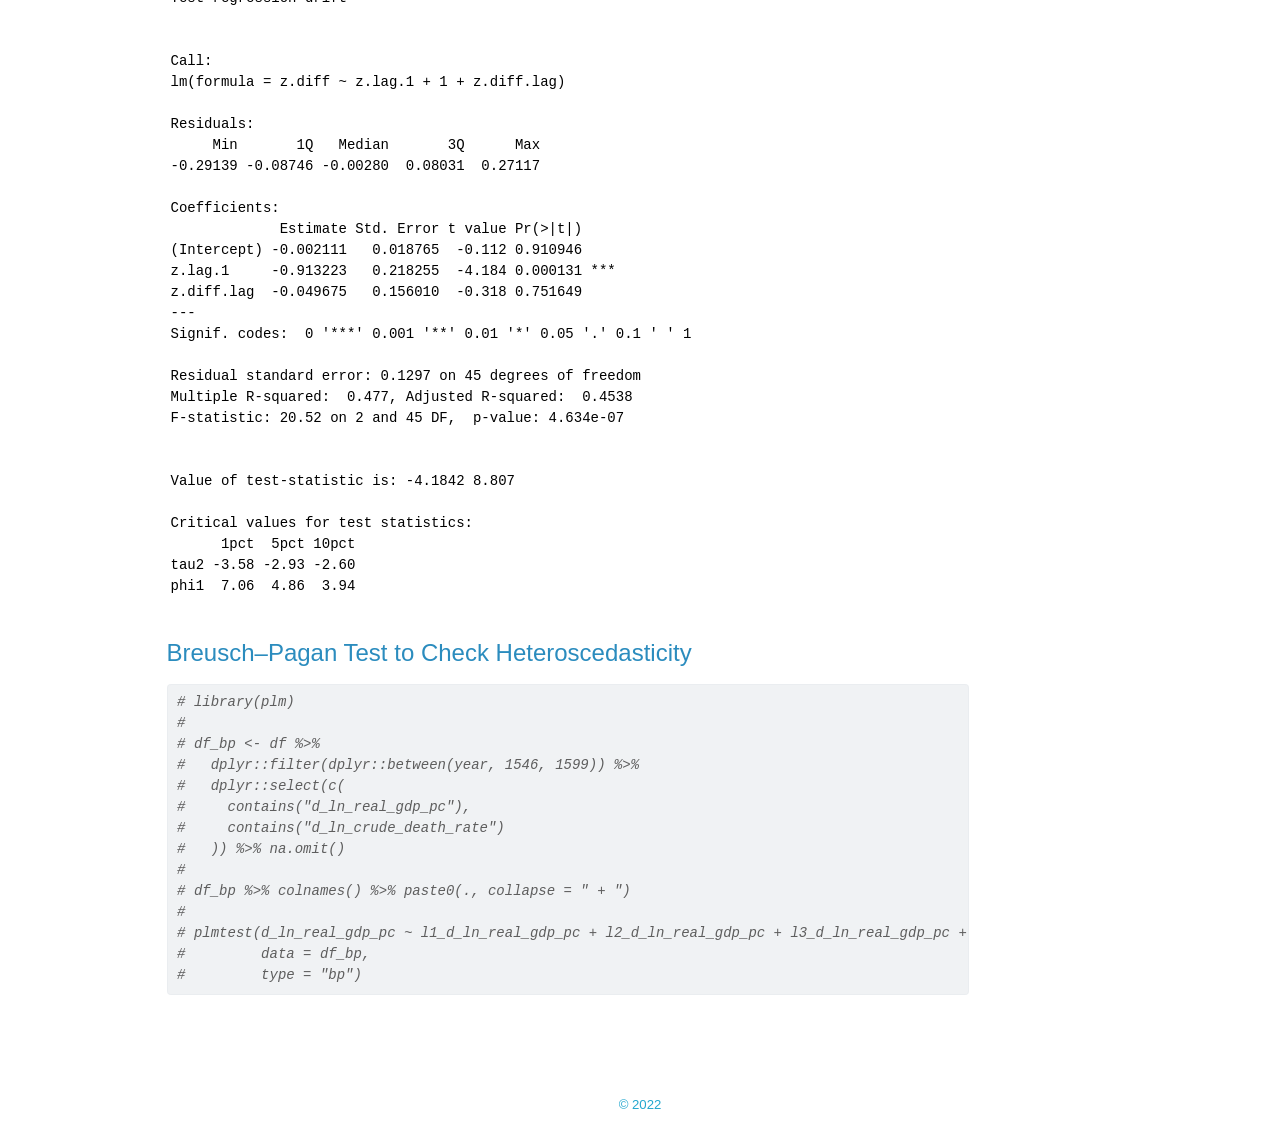
<file: docs/replication-in-R/Kelly and O Grada (2013).html>
<!DOCTYPE html>
<html xmlns="http://www.w3.org/1999/xhtml" lang="en" xml:lang="en"><head>

<meta charset="utf-8">
<meta name="generator" content="quarto-0.9.278">

<meta name="viewport" content="width=device-width, initial-scale=1.0, user-scalable=yes">


<title>Causal Inference Time Series and Economic History - Kelly and O Grada (2013)</title>
<style>
code{white-space: pre-wrap;}
span.smallcaps{font-variant: small-caps;}
span.underline{text-decoration: underline;}
div.column{display: inline-block; vertical-align: top; width: 50%;}
div.hanging-indent{margin-left: 1.5em; text-indent: -1.5em;}
ul.task-list{list-style: none;}
pre > code.sourceCode { white-space: pre; position: relative; }
pre > code.sourceCode > span { display: inline-block; line-height: 1.25; }
pre > code.sourceCode > span:empty { height: 1.2em; }
.sourceCode { overflow: visible; }
code.sourceCode > span { color: inherit; text-decoration: inherit; }
div.sourceCode { margin: 1em 0; }
pre.sourceCode { margin: 0; }
@media screen {
div.sourceCode { overflow: auto; }
}
@media print {
pre > code.sourceCode { white-space: pre-wrap; }
pre > code.sourceCode > span { text-indent: -5em; padding-left: 5em; }
}
pre.numberSource code
  { counter-reset: source-line 0; }
pre.numberSource code > span
  { position: relative; left: -4em; counter-increment: source-line; }
pre.numberSource code > span > a:first-child::before
  { content: counter(source-line);
    position: relative; left: -1em; text-align: right; vertical-align: baseline;
    border: none; display: inline-block;
    -webkit-touch-callout: none; -webkit-user-select: none;
    -khtml-user-select: none; -moz-user-select: none;
    -ms-user-select: none; user-select: none;
    padding: 0 4px; width: 4em;
    color: #aaaaaa;
  }
pre.numberSource { margin-left: 3em; border-left: 1px solid #aaaaaa;  padding-left: 4px; }
div.sourceCode
  {   }
@media screen {
pre > code.sourceCode > span > a:first-child::before { text-decoration: underline; }
}
code span.al { color: #ff0000; font-weight: bold; } /* Alert */
code span.an { color: #60a0b0; font-weight: bold; font-style: italic; } /* Annotation */
code span.at { color: #7d9029; } /* Attribute */
code span.bn { color: #40a070; } /* BaseN */
code span.bu { } /* BuiltIn */
code span.cf { color: #007020; font-weight: bold; } /* ControlFlow */
code span.ch { color: #4070a0; } /* Char */
code span.cn { color: #880000; } /* Constant */
code span.co { color: #60a0b0; font-style: italic; } /* Comment */
code span.cv { color: #60a0b0; font-weight: bold; font-style: italic; } /* CommentVar */
code span.do { color: #ba2121; font-style: italic; } /* Documentation */
code span.dt { color: #902000; } /* DataType */
code span.dv { color: #40a070; } /* DecVal */
code span.er { color: #ff0000; font-weight: bold; } /* Error */
code span.ex { } /* Extension */
code span.fl { color: #40a070; } /* Float */
code span.fu { color: #06287e; } /* Function */
code span.im { } /* Import */
code span.in { color: #60a0b0; font-weight: bold; font-style: italic; } /* Information */
code span.kw { color: #007020; font-weight: bold; } /* Keyword */
code span.op { color: #666666; } /* Operator */
code span.ot { color: #007020; } /* Other */
code span.pp { color: #bc7a00; } /* Preprocessor */
code span.sc { color: #4070a0; } /* SpecialChar */
code span.ss { color: #bb6688; } /* SpecialString */
code span.st { color: #4070a0; } /* String */
code span.va { color: #19177c; } /* Variable */
code span.vs { color: #4070a0; } /* VerbatimString */
code span.wa { color: #60a0b0; font-weight: bold; font-style: italic; } /* Warning */
</style>

<script src="../site_libs/quarto-nav/quarto-nav.js"></script>
<script src="../site_libs/quarto-nav/headroom.min.js"></script>
<script src="../site_libs/clipboard/clipboard.min.js"></script>
<meta name="quarto:offset" content="../">
<script src="../site_libs/quarto-search/autocomplete.umd.js"></script>
<script src="../site_libs/quarto-search/fuse.min.js"></script>
<script src="../site_libs/quarto-search/quarto-search.js"></script>
<script src="../site_libs/quarto-html/quarto.js"></script>
<script src="../site_libs/quarto-html/popper.min.js"></script>
<script src="../site_libs/quarto-html/tippy.umd.min.js"></script>
<script src="../site_libs/quarto-html/anchor.min.js"></script>
<link href="../site_libs/quarto-html/tippy.css" rel="stylesheet">
<link id="quarto-text-highlighting-styles" href="../site_libs/quarto-html/quarto-syntax-highlighting.css" rel="stylesheet">
<script src="../site_libs/bootstrap/bootstrap.min.js"></script>
<link href="../site_libs/bootstrap/bootstrap-icons.css" rel="stylesheet">
<link href="../site_libs/bootstrap/bootstrap.min.css" rel="stylesheet">
<script id="quarto-search-options" type="application/json">{
  "location": "navbar",
  "copy-button": false,
  "collapse-after": 3,
  "panel-placement": "end",
  "type": "overlay",
  "limit": 20,
  "language": {
    "search-no-results-text": "No results",
    "search-matching-documents-text": "matching documents",
    "search-copy-link-title": "Copy link to search",
    "search-hide-matches-text": "Hide additional matches",
    "search-more-match-text": "more match in this document",
    "search-more-matches-text": "more matches in this document",
    "search-clear-button-title": "Clear",
    "search-detached-cancel-button-title": "Cancel",
    "search-submit-button-title": "Submit"
  }
}</script>


</head>

<body class="nav-fixed">

<div id="quarto-search-results"></div>
  <header id="quarto-header" class="headroom fixed-top">
    <nav class="navbar navbar-expand-lg navbar-dark ">
      <div class="navbar-container container-fluid">
      <a class="navbar-brand" href="../index.html">
    <img src="../images/favicon.ico" alt="">
    <span class="navbar-title">Causal Inference Time Series and Economic History</span>
  </a>
          <button class="navbar-toggler" type="button" data-bs-toggle="collapse" data-bs-target="#navbarCollapse" aria-controls="navbarCollapse" aria-expanded="false" aria-label="Toggle navigation" onclick="if (window.quartoToggleHeadroom) { window.quartoToggleHeadroom(); }">
  <span class="navbar-toggler-icon"></span>
</button>
          <div class="collapse navbar-collapse" id="navbarCollapse">
            <ul class="navbar-nav navbar-nav-scroll me-auto">
  <li class="nav-item">
    <a class="nav-link" href="../index.html">Replication in R</a>
  </li>  
</ul>
            <ul class="navbar-nav navbar-nav-scroll ms-auto">
  <li class="nav-item">
    <a class="nav-link" href="../about.html">About</a>
  </li>  
  <li class="nav-item compact">
    <a class="nav-link" href="https://github.com/j-jayes/Causal-Inference-Time-Series-and-Economic-History"><i class="bi bi-github" role="img">
</i> 
 </a>
  </li>  
</ul>
              <div id="quarto-search" class="" title="Search"></div>
          </div> <!-- /navcollapse -->
      </div> <!-- /container-fluid -->
    </nav>
</header>
<!-- content -->
<div id="quarto-content" class="quarto-container page-columns page-rows-contents page-layout-article page-navbar">
<!-- sidebar -->
<!-- margin-sidebar -->
    <div id="quarto-margin-sidebar" class="sidebar margin-sidebar">
        <nav id="TOC" role="doc-toc">
    <h2 id="toc-title">On this page</h2>
   
  <ul>
  <li><a href="#purpose" id="toc-purpose" class="nav-link active" data-scroll-target="#purpose">Purpose</a>
  <ul class="collapse">
  <li><a href="#read-in-data" id="toc-read-in-data" class="nav-link" data-scroll-target="#read-in-data">Read in data</a></li>
  <li><a href="#changes" id="toc-changes" class="nav-link" data-scroll-target="#changes">Changes</a></li>
  <li><a href="#what-about-using-the-recipes-package" id="toc-what-about-using-the-recipes-package" class="nav-link" data-scroll-target="#what-about-using-the-recipes-package">What about using the recipes package?</a></li>
  <li><a href="#approximately-reproduce-table-6" id="toc-approximately-reproduce-table-6" class="nav-link" data-scroll-target="#approximately-reproduce-table-6">(Approximately) Reproduce Table 6</a></li>
  <li><a href="#first-regression-model" id="toc-first-regression-model" class="nav-link" data-scroll-target="#first-regression-model">First regression model</a></li>
  <li><a href="#evaluate-the-residuals" id="toc-evaluate-the-residuals" class="nav-link" data-scroll-target="#evaluate-the-residuals">Evaluate the residuals</a></li>
  <li><a href="#dickey-fuller-tests" id="toc-dickey-fuller-tests" class="nav-link" data-scroll-target="#dickey-fuller-tests">Dickey fuller tests</a></li>
  <li><a href="#breuschpagan-test-to-check-heteroscedasticity" id="toc-breuschpagan-test-to-check-heteroscedasticity" class="nav-link" data-scroll-target="#breuschpagan-test-to-check-heteroscedasticity">Breusch–Pagan Test to Check Heteroscedasticity</a></li>
  </ul></li>
  </ul>
</nav>
    </div>
<!-- main -->
<main class="content page-columns page-full" id="quarto-document-content">

<header id="title-block-header" class="quarto-title-block default">
<div class="quarto-title">
<h1 class="title">Kelly and O Grada (2013)</h1>
</div>





<div class="quarto-title-meta">

    
    
  </div>
  

</header>

<section id="purpose" class="level2 page-columns page-full">
<h2 class="anchored" data-anchor-id="purpose">Purpose</h2>
<p>Translate the code from session 3 to R.</p>
<section id="read-in-data" class="level3">
<h3 class="anchored" data-anchor-id="read-in-data">Read in data</h3>
<div class="cell">
<div class="sourceCode cell-code" id="cb1"><pre class="sourceCode r code-with-copy"><code class="sourceCode r"><span id="cb1-1"><a href="#cb1-1" aria-hidden="true" tabindex="-1"></a><span class="fu">library</span>(tidyverse)</span></code><button title="Copy to Clipboard" class="code-copy-button"><i class="bi"></i></button></pre></div>
<div class="cell-output cell-output-stderr">
<pre><code>-- Attaching packages --------------------------------------- tidyverse 1.3.1 --</code></pre>
</div>
<div class="cell-output cell-output-stderr">
<pre><code>v ggplot2 3.3.5     v purrr   0.3.4
v tibble  3.1.6     v dplyr   1.0.7
v tidyr   1.1.4     v stringr 1.4.0
v readr   2.1.1     v forcats 0.5.1</code></pre>
</div>
<div class="cell-output cell-output-stderr">
<pre><code>Warning: package 'tibble' was built under R version 4.1.2</code></pre>
</div>
<div class="cell-output cell-output-stderr">
<pre><code>Warning: package 'readr' was built under R version 4.1.2</code></pre>
</div>
<div class="cell-output cell-output-stderr">
<pre><code>-- Conflicts ------------------------------------------ tidyverse_conflicts() --
x dplyr::filter() masks stats::filter()
x dplyr::lag()    masks stats::lag()</code></pre>
</div>
<div class="sourceCode cell-code" id="cb7"><pre class="sourceCode r code-with-copy"><code class="sourceCode r"><span id="cb7-1"><a href="#cb7-1" aria-hidden="true" tabindex="-1"></a><span class="fu">theme_set</span>(<span class="fu">theme_light</span>())</span>
<span id="cb7-2"><a href="#cb7-2" aria-hidden="true" tabindex="-1"></a></span>
<span id="cb7-3"><a href="#cb7-3" aria-hidden="true" tabindex="-1"></a>df <span class="ot">&lt;-</span> readxl<span class="sc">::</span><span class="fu">read_excel</span>(here<span class="sc">::</span><span class="fu">here</span>(<span class="st">"course-content/Class 3/Kelly and O Grada (2013).xlsx"</span>),</span>
<span id="cb7-4"><a href="#cb7-4" aria-hidden="true" tabindex="-1"></a>                         <span class="at">range =</span> <span class="st">"A1:F256"</span>)</span>
<span id="cb7-5"><a href="#cb7-5" aria-hidden="true" tabindex="-1"></a></span>
<span id="cb7-6"><a href="#cb7-6" aria-hidden="true" tabindex="-1"></a><span class="co"># tidy up variable names</span></span>
<span id="cb7-7"><a href="#cb7-7" aria-hidden="true" tabindex="-1"></a>df <span class="ot">&lt;-</span> df <span class="sc">%&gt;%</span> </span>
<span id="cb7-8"><a href="#cb7-8" aria-hidden="true" tabindex="-1"></a>  janitor<span class="sc">::</span><span class="fu">clean_names</span>()</span></code><button title="Copy to Clipboard" class="code-copy-button"><i class="bi"></i></button></pre></div>
</div>
</section>
<section id="changes" class="level3">
<h3 class="anchored" data-anchor-id="changes">Changes</h3>
<div class="cell">
<div class="sourceCode cell-code" id="cb8"><pre class="sourceCode r code-with-copy"><code class="sourceCode r"><span id="cb8-1"><a href="#cb8-1" aria-hidden="true" tabindex="-1"></a>df <span class="ot">&lt;-</span> df <span class="sc">%&gt;%</span></span>
<span id="cb8-2"><a href="#cb8-2" aria-hidden="true" tabindex="-1"></a>  <span class="fu">mutate</span>(</span>
<span id="cb8-3"><a href="#cb8-3" aria-hidden="true" tabindex="-1"></a>    <span class="at">real_gdp_pc =</span> real_gdp <span class="sc">/</span> population,</span>
<span id="cb8-4"><a href="#cb8-4" aria-hidden="true" tabindex="-1"></a>    <span class="at">real_agricultural_output_pc =</span> real_agricultural_output <span class="sc">/</span> population,</span>
<span id="cb8-5"><a href="#cb8-5" aria-hidden="true" tabindex="-1"></a>    <span class="co"># create logs with prefix ln_</span></span>
<span id="cb8-6"><a href="#cb8-6" aria-hidden="true" tabindex="-1"></a>    <span class="fu">across</span>(<span class="fu">c</span>(crude_death_rate<span class="sc">:</span>real_wage, <span class="fu">contains</span>(<span class="st">"_pc"</span>)), log, <span class="at">.names =</span> <span class="st">"ln_{.col}"</span>),</span>
<span id="cb8-7"><a href="#cb8-7" aria-hidden="true" tabindex="-1"></a>    <span class="co"># create differences with prefix d_</span></span>
<span id="cb8-8"><a href="#cb8-8" aria-hidden="true" tabindex="-1"></a>    <span class="fu">across</span>(<span class="fu">c</span>(<span class="fu">contains</span>(<span class="st">"ln_"</span>)), <span class="sc">~</span> . <span class="sc">-</span> <span class="fu">lag</span>(., <span class="dv">1</span>), <span class="at">.names =</span> <span class="st">"d_{.col}"</span>))</span></code><button title="Copy to Clipboard" class="code-copy-button"><i class="bi"></i></button></pre></div>
</div>
<p>Now making the lags of the differenced variables: I don’t love this for loop - but I don’t know a better way yet. Perhaps using the <code>recipes</code> package?</p>
<div class="cell">
<div class="sourceCode cell-code" id="cb9"><pre class="sourceCode r code-with-copy"><code class="sourceCode r"><span id="cb9-1"><a href="#cb9-1" aria-hidden="true" tabindex="-1"></a><span class="cf">for</span> (i <span class="cf">in</span> <span class="dv">1</span><span class="sc">:</span><span class="dv">4</span>) {</span>
<span id="cb9-2"><a href="#cb9-2" aria-hidden="true" tabindex="-1"></a>  <span class="fu">message</span>(<span class="st">"making d_ for "</span>, i)</span>
<span id="cb9-3"><a href="#cb9-3" aria-hidden="true" tabindex="-1"></a>  df <span class="ot">&lt;-</span> df <span class="sc">%&gt;%</span></span>
<span id="cb9-4"><a href="#cb9-4" aria-hidden="true" tabindex="-1"></a>    <span class="fu">mutate</span>(<span class="fu">across</span>(<span class="fu">starts_with</span>(<span class="st">"d_ln"</span>), <span class="sc">~</span> <span class="fu">lag</span>(., i), <span class="at">.names =</span> <span class="fu">paste0</span>(<span class="st">"l"</span>, i, <span class="st">"_{.col}"</span>)))</span>
<span id="cb9-5"><a href="#cb9-5" aria-hidden="true" tabindex="-1"></a>}</span></code><button title="Copy to Clipboard" class="code-copy-button"><i class="bi"></i></button></pre></div>
<div class="cell-output cell-output-stderr">
<pre><code>making d_ for 1</code></pre>
</div>
<div class="cell-output cell-output-stderr">
<pre><code>making d_ for 2</code></pre>
</div>
<div class="cell-output cell-output-stderr">
<pre><code>making d_ for 3</code></pre>
</div>
<div class="cell-output cell-output-stderr">
<pre><code>making d_ for 4</code></pre>
</div>
</div>
</section>
<section id="what-about-using-the-recipes-package" class="level3 page-columns page-full">
<h3 class="anchored" data-anchor-id="what-about-using-the-recipes-package">What about using the recipes package?</h3>
<div class="cell">
<div class="sourceCode cell-code" id="cb14"><pre class="sourceCode r code-with-copy"><code class="sourceCode r"><span id="cb14-1"><a href="#cb14-1" aria-hidden="true" tabindex="-1"></a><span class="co"># library(recipes)</span></span>
<span id="cb14-2"><a href="#cb14-2" aria-hidden="true" tabindex="-1"></a><span class="co"># </span></span>
<span id="cb14-3"><a href="#cb14-3" aria-hidden="true" tabindex="-1"></a><span class="co"># rec &lt;- recipe(d_ln_crude_death_rate ~ ., data = df) %&gt;% </span></span>
<span id="cb14-4"><a href="#cb14-4" aria-hidden="true" tabindex="-1"></a><span class="co">#   step_log(c(crude_death_rate:real_wage, contains("_pc")), id = rand_id(prefix = "ln_"))</span></span>
<span id="cb14-5"><a href="#cb14-5" aria-hidden="true" tabindex="-1"></a><span class="co"># </span></span>
<span id="cb14-6"><a href="#cb14-6" aria-hidden="true" tabindex="-1"></a><span class="co"># </span></span>
<span id="cb14-7"><a href="#cb14-7" aria-hidden="true" tabindex="-1"></a><span class="co"># rec %&gt;% prep() %&gt;% bake(new_data = NULL)</span></span></code><button title="Copy to Clipboard" class="code-copy-button"><i class="bi"></i></button></pre></div>
</div>
<div class="cell page-columns page-full">
<div class="sourceCode cell-code" id="cb15"><pre class="sourceCode r code-with-copy"><code class="sourceCode r"><span id="cb15-1"><a href="#cb15-1" aria-hidden="true" tabindex="-1"></a>df <span class="sc">%&gt;%</span> </span>
<span id="cb15-2"><a href="#cb15-2" aria-hidden="true" tabindex="-1"></a>  skimr<span class="sc">::</span><span class="fu">skim</span>()</span></code><button title="Copy to Clipboard" class="code-copy-button"><i class="bi"></i></button></pre></div>
<div class="cell-output-display column-page">
<table class="table table-sm table-striped">
<caption>Data summary</caption>
<tbody>
<tr class="odd">
<td style="text-align: left;">Name</td>
<td style="text-align: left;">Piped data</td>
</tr>
<tr class="even">
<td style="text-align: left;">Number of rows</td>
<td style="text-align: left;">255</td>
</tr>
<tr class="odd">
<td style="text-align: left;">Number of columns</td>
<td style="text-align: left;">32</td>
</tr>
<tr class="even">
<td style="text-align: left;">_______________________</td>
<td style="text-align: left;"></td>
</tr>
<tr class="odd">
<td style="text-align: left;">Column type frequency:</td>
<td style="text-align: left;"></td>
</tr>
<tr class="even">
<td style="text-align: left;">numeric</td>
<td style="text-align: left;">32</td>
</tr>
<tr class="odd">
<td style="text-align: left;">________________________</td>
<td style="text-align: left;"></td>
</tr>
<tr class="even">
<td style="text-align: left;">Group variables</td>
<td style="text-align: left;">None</td>
</tr>
</tbody>
</table>
<p><strong>Variable type: numeric</strong></p>
<table class="table table-sm table-striped">
<colgroup>
<col style="width: 23%">
<col style="width: 6%">
<col style="width: 9%">
<col style="width: 5%">
<col style="width: 3%">
<col style="width: 5%">
<col style="width: 5%">
<col style="width: 5%">
<col style="width: 5%">
<col style="width: 5%">
<col style="width: 26%">
</colgroup>
<thead>
<tr class="header">
<th style="text-align: left;">skim_variable</th>
<th style="text-align: right;">n_missing</th>
<th style="text-align: right;">complete_rate</th>
<th style="text-align: right;">mean</th>
<th style="text-align: right;">sd</th>
<th style="text-align: right;">p0</th>
<th style="text-align: right;">p25</th>
<th style="text-align: right;">p50</th>
<th style="text-align: right;">p75</th>
<th style="text-align: right;">p100</th>
<th style="text-align: left;">hist</th>
</tr>
</thead>
<tbody>
<tr class="odd">
<td style="text-align: left;">year</td>
<td style="text-align: right;">0</td>
<td style="text-align: right;">1.00</td>
<td style="text-align: right;">1672.00</td>
<td style="text-align: right;">73.76</td>
<td style="text-align: right;">1545.00</td>
<td style="text-align: right;">1608.50</td>
<td style="text-align: right;">1672.00</td>
<td style="text-align: right;">1735.50</td>
<td style="text-align: right;">1799.00</td>
<td style="text-align: left;">▇▇▇▇▇</td>
</tr>
<tr class="even">
<td style="text-align: left;">crude_death_rate</td>
<td style="text-align: right;">0</td>
<td style="text-align: right;">1.00</td>
<td style="text-align: right;">27.50</td>
<td style="text-align: right;">4.60</td>
<td style="text-align: right;">19.20</td>
<td style="text-align: right;">24.90</td>
<td style="text-align: right;">26.80</td>
<td style="text-align: right;">29.00</td>
<td style="text-align: right;">53.90</td>
<td style="text-align: left;">▇▇▁▁▁</td>
</tr>
<tr class="odd">
<td style="text-align: left;">real_wage</td>
<td style="text-align: right;">0</td>
<td style="text-align: right;">1.00</td>
<td style="text-align: right;">72.57</td>
<td style="text-align: right;">11.34</td>
<td style="text-align: right;">50.55</td>
<td style="text-align: right;">65.22</td>
<td style="text-align: right;">71.05</td>
<td style="text-align: right;">77.13</td>
<td style="text-align: right;">114.01</td>
<td style="text-align: left;">▃▇▃▁▁</td>
</tr>
<tr class="even">
<td style="text-align: left;">real_agricultural_output</td>
<td style="text-align: right;">0</td>
<td style="text-align: right;">1.00</td>
<td style="text-align: right;">106.56</td>
<td style="text-align: right;">40.04</td>
<td style="text-align: right;">41.51</td>
<td style="text-align: right;">77.58</td>
<td style="text-align: right;">95.74</td>
<td style="text-align: right;">128.49</td>
<td style="text-align: right;">216.93</td>
<td style="text-align: left;">▅▇▃▂▂</td>
</tr>
<tr class="odd">
<td style="text-align: left;">real_gdp</td>
<td style="text-align: right;">0</td>
<td style="text-align: right;">1.00</td>
<td style="text-align: right;">92.79</td>
<td style="text-align: right;">45.63</td>
<td style="text-align: right;">32.46</td>
<td style="text-align: right;">56.77</td>
<td style="text-align: right;">79.00</td>
<td style="text-align: right;">119.32</td>
<td style="text-align: right;">226.06</td>
<td style="text-align: left;">▇▅▃▂▁</td>
</tr>
<tr class="even">
<td style="text-align: left;">population</td>
<td style="text-align: right;">0</td>
<td style="text-align: right;">1.00</td>
<td style="text-align: right;">99.86</td>
<td style="text-align: right;">24.78</td>
<td style="text-align: right;">55.98</td>
<td style="text-align: right;">85.01</td>
<td style="text-align: right;">100.00</td>
<td style="text-align: right;">110.00</td>
<td style="text-align: right;">170.01</td>
<td style="text-align: left;">▅▇▆▂▁</td>
</tr>
<tr class="odd">
<td style="text-align: left;">real_gdp_pc</td>
<td style="text-align: right;">0</td>
<td style="text-align: right;">1.00</td>
<td style="text-align: right;">0.88</td>
<td style="text-align: right;">0.23</td>
<td style="text-align: right;">0.52</td>
<td style="text-align: right;">0.69</td>
<td style="text-align: right;">0.80</td>
<td style="text-align: right;">1.09</td>
<td style="text-align: right;">1.34</td>
<td style="text-align: left;">▇▇▃▆▅</td>
</tr>
<tr class="even">
<td style="text-align: left;">real_agricultural_output_pc</td>
<td style="text-align: right;">0</td>
<td style="text-align: right;">1.00</td>
<td style="text-align: right;">1.05</td>
<td style="text-align: right;">0.19</td>
<td style="text-align: right;">0.59</td>
<td style="text-align: right;">0.90</td>
<td style="text-align: right;">1.06</td>
<td style="text-align: right;">1.19</td>
<td style="text-align: right;">1.54</td>
<td style="text-align: left;">▂▆▇▆▁</td>
</tr>
<tr class="odd">
<td style="text-align: left;">ln_crude_death_rate</td>
<td style="text-align: right;">0</td>
<td style="text-align: right;">1.00</td>
<td style="text-align: right;">3.30</td>
<td style="text-align: right;">0.15</td>
<td style="text-align: right;">2.95</td>
<td style="text-align: right;">3.21</td>
<td style="text-align: right;">3.29</td>
<td style="text-align: right;">3.37</td>
<td style="text-align: right;">3.99</td>
<td style="text-align: left;">▂▇▂▁▁</td>
</tr>
<tr class="even">
<td style="text-align: left;">ln_real_wage</td>
<td style="text-align: right;">0</td>
<td style="text-align: right;">1.00</td>
<td style="text-align: right;">4.27</td>
<td style="text-align: right;">0.15</td>
<td style="text-align: right;">3.92</td>
<td style="text-align: right;">4.18</td>
<td style="text-align: right;">4.26</td>
<td style="text-align: right;">4.35</td>
<td style="text-align: right;">4.74</td>
<td style="text-align: left;">▂▇▇▂▁</td>
</tr>
<tr class="odd">
<td style="text-align: left;">ln_real_gdp_pc</td>
<td style="text-align: right;">0</td>
<td style="text-align: right;">1.00</td>
<td style="text-align: right;">-0.16</td>
<td style="text-align: right;">0.26</td>
<td style="text-align: right;">-0.64</td>
<td style="text-align: right;">-0.38</td>
<td style="text-align: right;">-0.23</td>
<td style="text-align: right;">0.08</td>
<td style="text-align: right;">0.29</td>
<td style="text-align: left;">▃▇▃▅▆</td>
</tr>
<tr class="even">
<td style="text-align: left;">ln_real_agricultural_output_pc</td>
<td style="text-align: right;">0</td>
<td style="text-align: right;">1.00</td>
<td style="text-align: right;">0.03</td>
<td style="text-align: right;">0.19</td>
<td style="text-align: right;">-0.53</td>
<td style="text-align: right;">-0.10</td>
<td style="text-align: right;">0.06</td>
<td style="text-align: right;">0.18</td>
<td style="text-align: right;">0.43</td>
<td style="text-align: left;">▁▃▆▇▃</td>
</tr>
<tr class="odd">
<td style="text-align: left;">d_ln_crude_death_rate</td>
<td style="text-align: right;">1</td>
<td style="text-align: right;">1.00</td>
<td style="text-align: right;">0.00</td>
<td style="text-align: right;">0.14</td>
<td style="text-align: right;">-0.50</td>
<td style="text-align: right;">-0.07</td>
<td style="text-align: right;">0.00</td>
<td style="text-align: right;">0.06</td>
<td style="text-align: right;">0.55</td>
<td style="text-align: left;">▁▂▇▁▁</td>
</tr>
<tr class="even">
<td style="text-align: left;">d_ln_real_wage</td>
<td style="text-align: right;">1</td>
<td style="text-align: right;">1.00</td>
<td style="text-align: right;">0.00</td>
<td style="text-align: right;">0.11</td>
<td style="text-align: right;">-0.35</td>
<td style="text-align: right;">-0.06</td>
<td style="text-align: right;">0.00</td>
<td style="text-align: right;">0.07</td>
<td style="text-align: right;">0.42</td>
<td style="text-align: left;">▁▃▇▂▁</td>
</tr>
<tr class="odd">
<td style="text-align: left;">d_ln_real_gdp_pc</td>
<td style="text-align: right;">1</td>
<td style="text-align: right;">1.00</td>
<td style="text-align: right;">0.00</td>
<td style="text-align: right;">0.08</td>
<td style="text-align: right;">-0.31</td>
<td style="text-align: right;">-0.04</td>
<td style="text-align: right;">0.00</td>
<td style="text-align: right;">0.04</td>
<td style="text-align: right;">0.26</td>
<td style="text-align: left;">▁▁▇▃▁</td>
</tr>
<tr class="even">
<td style="text-align: left;">d_ln_real_agricultural_output_pc</td>
<td style="text-align: right;">1</td>
<td style="text-align: right;">1.00</td>
<td style="text-align: right;">0.00</td>
<td style="text-align: right;">0.16</td>
<td style="text-align: right;">-0.60</td>
<td style="text-align: right;">-0.10</td>
<td style="text-align: right;">-0.01</td>
<td style="text-align: right;">0.10</td>
<td style="text-align: right;">0.46</td>
<td style="text-align: left;">▁▁▇▅▁</td>
</tr>
<tr class="odd">
<td style="text-align: left;">l1_d_ln_crude_death_rate</td>
<td style="text-align: right;">2</td>
<td style="text-align: right;">0.99</td>
<td style="text-align: right;">0.00</td>
<td style="text-align: right;">0.14</td>
<td style="text-align: right;">-0.50</td>
<td style="text-align: right;">-0.07</td>
<td style="text-align: right;">0.00</td>
<td style="text-align: right;">0.06</td>
<td style="text-align: right;">0.55</td>
<td style="text-align: left;">▁▂▇▁▁</td>
</tr>
<tr class="even">
<td style="text-align: left;">l1_d_ln_real_wage</td>
<td style="text-align: right;">2</td>
<td style="text-align: right;">0.99</td>
<td style="text-align: right;">0.00</td>
<td style="text-align: right;">0.11</td>
<td style="text-align: right;">-0.35</td>
<td style="text-align: right;">-0.06</td>
<td style="text-align: right;">0.00</td>
<td style="text-align: right;">0.07</td>
<td style="text-align: right;">0.42</td>
<td style="text-align: left;">▁▃▇▂▁</td>
</tr>
<tr class="odd">
<td style="text-align: left;">l1_d_ln_real_gdp_pc</td>
<td style="text-align: right;">2</td>
<td style="text-align: right;">0.99</td>
<td style="text-align: right;">0.00</td>
<td style="text-align: right;">0.08</td>
<td style="text-align: right;">-0.31</td>
<td style="text-align: right;">-0.04</td>
<td style="text-align: right;">0.00</td>
<td style="text-align: right;">0.04</td>
<td style="text-align: right;">0.26</td>
<td style="text-align: left;">▁▁▇▃▁</td>
</tr>
<tr class="even">
<td style="text-align: left;">l1_d_ln_real_agricultural_output_pc</td>
<td style="text-align: right;">2</td>
<td style="text-align: right;">0.99</td>
<td style="text-align: right;">0.00</td>
<td style="text-align: right;">0.16</td>
<td style="text-align: right;">-0.60</td>
<td style="text-align: right;">-0.10</td>
<td style="text-align: right;">0.00</td>
<td style="text-align: right;">0.10</td>
<td style="text-align: right;">0.46</td>
<td style="text-align: left;">▁▁▇▅▁</td>
</tr>
<tr class="odd">
<td style="text-align: left;">l2_d_ln_crude_death_rate</td>
<td style="text-align: right;">3</td>
<td style="text-align: right;">0.99</td>
<td style="text-align: right;">0.00</td>
<td style="text-align: right;">0.14</td>
<td style="text-align: right;">-0.50</td>
<td style="text-align: right;">-0.07</td>
<td style="text-align: right;">0.00</td>
<td style="text-align: right;">0.06</td>
<td style="text-align: right;">0.55</td>
<td style="text-align: left;">▁▂▇▁▁</td>
</tr>
<tr class="even">
<td style="text-align: left;">l2_d_ln_real_wage</td>
<td style="text-align: right;">3</td>
<td style="text-align: right;">0.99</td>
<td style="text-align: right;">0.00</td>
<td style="text-align: right;">0.11</td>
<td style="text-align: right;">-0.35</td>
<td style="text-align: right;">-0.06</td>
<td style="text-align: right;">0.00</td>
<td style="text-align: right;">0.07</td>
<td style="text-align: right;">0.42</td>
<td style="text-align: left;">▁▃▇▂▁</td>
</tr>
<tr class="odd">
<td style="text-align: left;">l2_d_ln_real_gdp_pc</td>
<td style="text-align: right;">3</td>
<td style="text-align: right;">0.99</td>
<td style="text-align: right;">0.00</td>
<td style="text-align: right;">0.08</td>
<td style="text-align: right;">-0.31</td>
<td style="text-align: right;">-0.04</td>
<td style="text-align: right;">0.00</td>
<td style="text-align: right;">0.04</td>
<td style="text-align: right;">0.26</td>
<td style="text-align: left;">▁▁▇▃▁</td>
</tr>
<tr class="even">
<td style="text-align: left;">l2_d_ln_real_agricultural_output_pc</td>
<td style="text-align: right;">3</td>
<td style="text-align: right;">0.99</td>
<td style="text-align: right;">0.00</td>
<td style="text-align: right;">0.16</td>
<td style="text-align: right;">-0.60</td>
<td style="text-align: right;">-0.10</td>
<td style="text-align: right;">-0.01</td>
<td style="text-align: right;">0.10</td>
<td style="text-align: right;">0.46</td>
<td style="text-align: left;">▁▁▇▅▁</td>
</tr>
<tr class="odd">
<td style="text-align: left;">l3_d_ln_crude_death_rate</td>
<td style="text-align: right;">4</td>
<td style="text-align: right;">0.98</td>
<td style="text-align: right;">0.00</td>
<td style="text-align: right;">0.14</td>
<td style="text-align: right;">-0.50</td>
<td style="text-align: right;">-0.07</td>
<td style="text-align: right;">0.00</td>
<td style="text-align: right;">0.06</td>
<td style="text-align: right;">0.55</td>
<td style="text-align: left;">▁▂▇▁▁</td>
</tr>
<tr class="even">
<td style="text-align: left;">l3_d_ln_real_wage</td>
<td style="text-align: right;">4</td>
<td style="text-align: right;">0.98</td>
<td style="text-align: right;">0.00</td>
<td style="text-align: right;">0.11</td>
<td style="text-align: right;">-0.35</td>
<td style="text-align: right;">-0.06</td>
<td style="text-align: right;">0.00</td>
<td style="text-align: right;">0.07</td>
<td style="text-align: right;">0.42</td>
<td style="text-align: left;">▁▃▇▂▁</td>
</tr>
<tr class="odd">
<td style="text-align: left;">l3_d_ln_real_gdp_pc</td>
<td style="text-align: right;">4</td>
<td style="text-align: right;">0.98</td>
<td style="text-align: right;">0.00</td>
<td style="text-align: right;">0.08</td>
<td style="text-align: right;">-0.31</td>
<td style="text-align: right;">-0.04</td>
<td style="text-align: right;">0.00</td>
<td style="text-align: right;">0.05</td>
<td style="text-align: right;">0.26</td>
<td style="text-align: left;">▁▁▇▃▁</td>
</tr>
<tr class="even">
<td style="text-align: left;">l3_d_ln_real_agricultural_output_pc</td>
<td style="text-align: right;">4</td>
<td style="text-align: right;">0.98</td>
<td style="text-align: right;">0.00</td>
<td style="text-align: right;">0.16</td>
<td style="text-align: right;">-0.60</td>
<td style="text-align: right;">-0.10</td>
<td style="text-align: right;">0.00</td>
<td style="text-align: right;">0.10</td>
<td style="text-align: right;">0.46</td>
<td style="text-align: left;">▁▁▇▅▁</td>
</tr>
<tr class="odd">
<td style="text-align: left;">l4_d_ln_crude_death_rate</td>
<td style="text-align: right;">5</td>
<td style="text-align: right;">0.98</td>
<td style="text-align: right;">0.00</td>
<td style="text-align: right;">0.14</td>
<td style="text-align: right;">-0.50</td>
<td style="text-align: right;">-0.07</td>
<td style="text-align: right;">0.00</td>
<td style="text-align: right;">0.06</td>
<td style="text-align: right;">0.55</td>
<td style="text-align: left;">▁▂▇▁▁</td>
</tr>
<tr class="even">
<td style="text-align: left;">l4_d_ln_real_wage</td>
<td style="text-align: right;">5</td>
<td style="text-align: right;">0.98</td>
<td style="text-align: right;">0.00</td>
<td style="text-align: right;">0.11</td>
<td style="text-align: right;">-0.35</td>
<td style="text-align: right;">-0.06</td>
<td style="text-align: right;">0.00</td>
<td style="text-align: right;">0.07</td>
<td style="text-align: right;">0.42</td>
<td style="text-align: left;">▁▃▇▂▁</td>
</tr>
<tr class="odd">
<td style="text-align: left;">l4_d_ln_real_gdp_pc</td>
<td style="text-align: right;">5</td>
<td style="text-align: right;">0.98</td>
<td style="text-align: right;">0.00</td>
<td style="text-align: right;">0.08</td>
<td style="text-align: right;">-0.31</td>
<td style="text-align: right;">-0.04</td>
<td style="text-align: right;">0.00</td>
<td style="text-align: right;">0.05</td>
<td style="text-align: right;">0.26</td>
<td style="text-align: left;">▁▁▇▃▁</td>
</tr>
<tr class="even">
<td style="text-align: left;">l4_d_ln_real_agricultural_output_pc</td>
<td style="text-align: right;">5</td>
<td style="text-align: right;">0.98</td>
<td style="text-align: right;">0.00</td>
<td style="text-align: right;">0.16</td>
<td style="text-align: right;">-0.60</td>
<td style="text-align: right;">-0.11</td>
<td style="text-align: right;">0.00</td>
<td style="text-align: right;">0.10</td>
<td style="text-align: right;">0.46</td>
<td style="text-align: left;">▁▁▇▅▁</td>
</tr>
</tbody>
</table>
</div>
</div>
</section>
<section id="approximately-reproduce-table-6" class="level3">
<h3 class="anchored" data-anchor-id="approximately-reproduce-table-6">(Approximately) Reproduce Table 6</h3>
<p>What are we doing?</p>
<ul>
<li>3 sets of regressions</li>
<li>Change in crude death rate is dependent var</li>
<li>5 time periods</li>
</ul>
<p>We should use the many models approach from R4DS because we’re doing similar regressions on different sections of the data frame.</p>
<div class="cell">
<div class="sourceCode cell-code" id="cb16"><pre class="sourceCode r code-with-copy"><code class="sourceCode r"><span id="cb16-1"><a href="#cb16-1" aria-hidden="true" tabindex="-1"></a>periods <span class="ot">&lt;-</span> <span class="fu">tibble</span>(<span class="at">left =</span> <span class="fu">c</span>(</span>
<span id="cb16-2"><a href="#cb16-2" aria-hidden="true" tabindex="-1"></a>  <span class="dv">1546</span>,</span>
<span id="cb16-3"><a href="#cb16-3" aria-hidden="true" tabindex="-1"></a>  <span class="dv">1600</span>,</span>
<span id="cb16-4"><a href="#cb16-4" aria-hidden="true" tabindex="-1"></a>  <span class="dv">1650</span>,</span>
<span id="cb16-5"><a href="#cb16-5" aria-hidden="true" tabindex="-1"></a>  <span class="dv">1700</span>,</span>
<span id="cb16-6"><a href="#cb16-6" aria-hidden="true" tabindex="-1"></a>  <span class="dv">1750</span></span>
<span id="cb16-7"><a href="#cb16-7" aria-hidden="true" tabindex="-1"></a>)) <span class="sc">%&gt;%</span></span>
<span id="cb16-8"><a href="#cb16-8" aria-hidden="true" tabindex="-1"></a>  <span class="fu">mutate</span>(</span>
<span id="cb16-9"><a href="#cb16-9" aria-hidden="true" tabindex="-1"></a>    <span class="at">right =</span> <span class="fu">case_when</span>(</span>
<span id="cb16-10"><a href="#cb16-10" aria-hidden="true" tabindex="-1"></a>      left <span class="sc">==</span> <span class="dv">1546</span> <span class="sc">~</span> <span class="dv">1599</span>,</span>
<span id="cb16-11"><a href="#cb16-11" aria-hidden="true" tabindex="-1"></a>      <span class="cn">TRUE</span> <span class="sc">~</span> left <span class="sc">+</span> <span class="dv">49</span></span>
<span id="cb16-12"><a href="#cb16-12" aria-hidden="true" tabindex="-1"></a>    ),</span>
<span id="cb16-13"><a href="#cb16-13" aria-hidden="true" tabindex="-1"></a>    <span class="at">period =</span> <span class="fu">row_number</span>()</span>
<span id="cb16-14"><a href="#cb16-14" aria-hidden="true" tabindex="-1"></a>  )</span>
<span id="cb16-15"><a href="#cb16-15" aria-hidden="true" tabindex="-1"></a></span>
<span id="cb16-16"><a href="#cb16-16" aria-hidden="true" tabindex="-1"></a>periods <span class="ot">&lt;-</span> periods <span class="sc">%&gt;%</span> </span>
<span id="cb16-17"><a href="#cb16-17" aria-hidden="true" tabindex="-1"></a>  <span class="fu">group_by</span>(period) <span class="sc">%&gt;%</span> </span>
<span id="cb16-18"><a href="#cb16-18" aria-hidden="true" tabindex="-1"></a>  <span class="fu">mutate</span>(<span class="at">year =</span> <span class="fu">paste0</span>(left<span class="sc">:</span>right, <span class="at">collapse =</span> <span class="st">", "</span>)) <span class="sc">%&gt;%</span> </span>
<span id="cb16-19"><a href="#cb16-19" aria-hidden="true" tabindex="-1"></a>  <span class="fu">ungroup</span>() <span class="sc">%&gt;%</span> </span>
<span id="cb16-20"><a href="#cb16-20" aria-hidden="true" tabindex="-1"></a>  <span class="fu">separate_rows</span>(year, <span class="at">sep =</span> <span class="st">", "</span>, <span class="at">convert =</span> T) <span class="sc">%&gt;%</span> </span>
<span id="cb16-21"><a href="#cb16-21" aria-hidden="true" tabindex="-1"></a>  dplyr<span class="sc">::</span><span class="fu">select</span>(<span class="sc">-</span><span class="fu">c</span>(left, right))</span>
<span id="cb16-22"><a href="#cb16-22" aria-hidden="true" tabindex="-1"></a></span>
<span id="cb16-23"><a href="#cb16-23" aria-hidden="true" tabindex="-1"></a>df_by_period <span class="ot">&lt;-</span> df <span class="sc">%&gt;%</span> </span>
<span id="cb16-24"><a href="#cb16-24" aria-hidden="true" tabindex="-1"></a>  <span class="fu">inner_join</span>(periods)</span></code><button title="Copy to Clipboard" class="code-copy-button"><i class="bi"></i></button></pre></div>
<div class="cell-output cell-output-stderr">
<pre><code>Joining, by = "year"</code></pre>
</div>
<div class="sourceCode cell-code" id="cb18"><pre class="sourceCode r code-with-copy"><code class="sourceCode r"><span id="cb18-1"><a href="#cb18-1" aria-hidden="true" tabindex="-1"></a>df_by_period <span class="ot">&lt;-</span> df_by_period <span class="sc">%&gt;%</span> </span>
<span id="cb18-2"><a href="#cb18-2" aria-hidden="true" tabindex="-1"></a>  <span class="fu">filter</span>(<span class="sc">!</span><span class="fu">is.na</span>(period)) <span class="sc">%&gt;%</span></span>
<span id="cb18-3"><a href="#cb18-3" aria-hidden="true" tabindex="-1"></a>  <span class="fu">group_by</span>(period) <span class="sc">%&gt;%</span></span>
<span id="cb18-4"><a href="#cb18-4" aria-hidden="true" tabindex="-1"></a>  <span class="fu">nest</span>() </span></code><button title="Copy to Clipboard" class="code-copy-button"><i class="bi"></i></button></pre></div>
</div>
<p>Function to do regression</p>
<div class="cell">
<div class="sourceCode cell-code" id="cb19"><pre class="sourceCode r code-with-copy"><code class="sourceCode r"><span id="cb19-1"><a href="#cb19-1" aria-hidden="true" tabindex="-1"></a>reg_model <span class="ot">&lt;-</span> <span class="cf">function</span>(df, vars){</span>
<span id="cb19-2"><a href="#cb19-2" aria-hidden="true" tabindex="-1"></a>  df_temp <span class="ot">&lt;-</span> df <span class="sc">%&gt;%</span> </span>
<span id="cb19-3"><a href="#cb19-3" aria-hidden="true" tabindex="-1"></a>    dplyr<span class="sc">::</span><span class="fu">select</span>(d_ln_crude_death_rate, vars)</span>
<span id="cb19-4"><a href="#cb19-4" aria-hidden="true" tabindex="-1"></a>  </span>
<span id="cb19-5"><a href="#cb19-5" aria-hidden="true" tabindex="-1"></a>  <span class="fu">lm</span>(d_ln_crude_death_rate <span class="sc">~</span> ., <span class="at">data =</span> df_temp)</span>
<span id="cb19-6"><a href="#cb19-6" aria-hidden="true" tabindex="-1"></a>}</span></code><button title="Copy to Clipboard" class="code-copy-button"><i class="bi"></i></button></pre></div>
</div>
</section>
<section id="first-regression-model" class="level3">
<h3 class="anchored" data-anchor-id="first-regression-model">First regression model</h3>
<div class="cell">
<div class="sourceCode cell-code" id="cb20"><pre class="sourceCode r code-with-copy"><code class="sourceCode r"><span id="cb20-1"><a href="#cb20-1" aria-hidden="true" tabindex="-1"></a>df_by_period_reg <span class="ot">&lt;-</span> df_by_period <span class="sc">%&gt;%</span></span>
<span id="cb20-2"><a href="#cb20-2" aria-hidden="true" tabindex="-1"></a>  <span class="fu">mutate</span>(<span class="at">model =</span> <span class="fu">map</span>(data, <span class="sc">~</span> <span class="fu">reg_model</span>(<span class="at">df =</span> .,</span>
<span id="cb20-3"><a href="#cb20-3" aria-hidden="true" tabindex="-1"></a>                                       <span class="at">vars =</span> </span>
<span id="cb20-4"><a href="#cb20-4" aria-hidden="true" tabindex="-1"></a>                                         <span class="fu">c</span>(<span class="fu">contains</span>(<span class="st">"_d_ln_real_wage"</span>), </span>
<span id="cb20-5"><a href="#cb20-5" aria-hidden="true" tabindex="-1"></a>                                           <span class="fu">contains</span>(<span class="st">"d_ln_crude_death_rate"</span>)))))</span></code><button title="Copy to Clipboard" class="code-copy-button"><i class="bi"></i></button></pre></div>
<div class="cell-output cell-output-stderr">
<pre><code>Note: Using an external vector in selections is ambiguous.
i Use `all_of(vars)` instead of `vars` to silence this message.
i See &lt;https://tidyselect.r-lib.org/reference/faq-external-vector.html&gt;.
This message is displayed once per session.</code></pre>
</div>
</div>
<p>What do the regression outputs look like?</p>
<div class="cell">
<div class="sourceCode cell-code" id="cb22"><pre class="sourceCode r code-with-copy"><code class="sourceCode r"><span id="cb22-1"><a href="#cb22-1" aria-hidden="true" tabindex="-1"></a>df_by_period_reg <span class="sc">%&gt;%</span> </span>
<span id="cb22-2"><a href="#cb22-2" aria-hidden="true" tabindex="-1"></a>  <span class="fu">mutate</span>(<span class="at">summary =</span> <span class="fu">map</span>(model, summary)) <span class="sc">%&gt;%</span> </span>
<span id="cb22-3"><a href="#cb22-3" aria-hidden="true" tabindex="-1"></a>  <span class="fu">pull</span>(summary)</span></code><button title="Copy to Clipboard" class="code-copy-button"><i class="bi"></i></button></pre></div>
<div class="cell-output cell-output-stdout">
<pre><code>[[1]]

Call:
lm(formula = d_ln_crude_death_rate ~ ., data = df_temp)

Residuals:
     Min       1Q   Median       3Q      Max 
-0.29614 -0.06895 -0.00877  0.09223  0.37833 

Coefficients:
                         Estimate Std. Error t value Pr(&gt;|t|)    
(Intercept)              -0.01790    0.02110  -0.848 0.401214    
l1_d_ln_real_wage        -0.38635    0.18148  -2.129 0.039318 *  
l2_d_ln_real_wage        -0.74798    0.19933  -3.752 0.000543 ***
l3_d_ln_real_wage        -0.28785    0.20773  -1.386 0.173331    
l4_d_ln_real_wage        -0.41609    0.18345  -2.268 0.028655 *  
l1_d_ln_crude_death_rate -0.21795    0.14858  -1.467 0.150030    
l2_d_ln_crude_death_rate -0.39873    0.14154  -2.817 0.007422 ** 
l3_d_ln_crude_death_rate -0.46959    0.12402  -3.786 0.000491 ***
l4_d_ln_crude_death_rate -0.02081    0.14534  -0.143 0.886845    
---
Signif. codes:  0 '***' 0.001 '**' 0.01 '*' 0.05 '.' 0.1 ' ' 1

Residual standard error: 0.1455 on 41 degrees of freedom
  (4 observations deleted due to missingness)
Multiple R-squared:  0.459, Adjusted R-squared:  0.3534 
F-statistic: 4.348 on 8 and 41 DF,  p-value: 0.0007355


[[2]]

Call:
lm(formula = d_ln_crude_death_rate ~ ., data = df_temp)

Residuals:
     Min       1Q   Median       3Q      Max 
-0.23308 -0.08450 -0.01951  0.04716  0.40095 

Coefficients:
                          Estimate Std. Error t value Pr(&gt;|t|)   
(Intercept)              -0.003599   0.019679  -0.183  0.85579   
l1_d_ln_real_wage        -0.669875   0.209793  -3.193  0.00270 **
l2_d_ln_real_wage        -0.099300   0.236031  -0.421  0.67617   
l3_d_ln_real_wage        -0.110009   0.223259  -0.493  0.62482   
l4_d_ln_real_wage        -0.136204   0.217440  -0.626  0.53453   
l1_d_ln_crude_death_rate -0.350978   0.153727  -2.283  0.02768 * 
l2_d_ln_crude_death_rate -0.206345   0.142099  -1.452  0.15408   
l3_d_ln_crude_death_rate -0.413009   0.138295  -2.986  0.00475 **
l4_d_ln_crude_death_rate -0.193783   0.131117  -1.478  0.14706   
---
Signif. codes:  0 '***' 0.001 '**' 0.01 '*' 0.05 '.' 0.1 ' ' 1

Residual standard error: 0.1387 on 41 degrees of freedom
Multiple R-squared:  0.4041,    Adjusted R-squared:  0.2879 
F-statistic: 3.476 on 8 and 41 DF,  p-value: 0.003795


[[3]]

Call:
lm(formula = d_ln_crude_death_rate ~ ., data = df_temp)

Residuals:
     Min       1Q   Median       3Q      Max 
-0.24972 -0.07429 -0.01702  0.04027  0.42011 

Coefficients:
                          Estimate Std. Error t value Pr(&gt;|t|)   
(Intercept)               0.007543   0.018804   0.401  0.69041   
l1_d_ln_real_wage         0.226045   0.161795   1.397  0.16990   
l2_d_ln_real_wage         0.110585   0.168958   0.655  0.51644   
l3_d_ln_real_wage         0.225356   0.167501   1.345  0.18589   
l4_d_ln_real_wage         0.132567   0.160166   0.828  0.41264   
l1_d_ln_crude_death_rate -0.420488   0.158959  -2.645  0.01152 * 
l2_d_ln_crude_death_rate -0.471103   0.158121  -2.979  0.00484 **
l3_d_ln_crude_death_rate -0.331769   0.163544  -2.029  0.04903 * 
l4_d_ln_crude_death_rate  0.011955   0.157786   0.076  0.93997   
---
Signif. codes:  0 '***' 0.001 '**' 0.01 '*' 0.05 '.' 0.1 ' ' 1

Residual standard error: 0.1321 on 41 degrees of freedom
Multiple R-squared:  0.3326,    Adjusted R-squared:  0.2024 
F-statistic: 2.555 on 8 and 41 DF,  p-value: 0.02333


[[4]]

Call:
lm(formula = d_ln_crude_death_rate ~ ., data = df_temp)

Residuals:
      Min        1Q    Median        3Q       Max 
-0.203460 -0.049068  0.003584  0.041974  0.199835 

Coefficients:
                          Estimate Std. Error t value Pr(&gt;|t|)  
(Intercept)               0.004618   0.013619   0.339   0.7363  
l1_d_ln_real_wage        -0.428433   0.183713  -2.332   0.0247 *
l2_d_ln_real_wage        -0.164349   0.184840  -0.889   0.3791  
l3_d_ln_real_wage        -0.250078   0.180839  -1.383   0.1742  
l4_d_ln_real_wage         0.084341   0.183335   0.460   0.6479  
l1_d_ln_crude_death_rate -0.032322   0.155396  -0.208   0.8363  
l2_d_ln_crude_death_rate -0.229270   0.145303  -1.578   0.1223  
l3_d_ln_crude_death_rate -0.256747   0.145251  -1.768   0.0846 .
l4_d_ln_crude_death_rate  0.085290   0.153253   0.557   0.5809  
---
Signif. codes:  0 '***' 0.001 '**' 0.01 '*' 0.05 '.' 0.1 ' ' 1

Residual standard error: 0.09458 on 41 degrees of freedom
Multiple R-squared:  0.3128,    Adjusted R-squared:  0.1787 
F-statistic: 2.333 on 8 and 41 DF,  p-value: 0.03637


[[5]]

Call:
lm(formula = d_ln_crude_death_rate ~ ., data = df_temp)

Residuals:
      Min        1Q    Median        3Q       Max 
-0.108223 -0.031518 -0.005504  0.029754  0.093847 

Coefficients:
                          Estimate Std. Error t value Pr(&gt;|t|)   
(Intercept)              -0.000632   0.007377  -0.086  0.93214   
l1_d_ln_real_wage         0.180114   0.153033   1.177  0.24600   
l2_d_ln_real_wage         0.193466   0.154924   1.249  0.21883   
l3_d_ln_real_wage         0.357952   0.154271   2.320  0.02538 * 
l4_d_ln_real_wage         0.460454   0.164170   2.805  0.00766 **
l1_d_ln_crude_death_rate -0.473955   0.141671  -3.345  0.00177 **
l2_d_ln_crude_death_rate -0.281857   0.142263  -1.981  0.05430 . 
l3_d_ln_crude_death_rate -0.210367   0.143704  -1.464  0.15085   
l4_d_ln_crude_death_rate  0.225747   0.145367   1.553  0.12812   
---
Signif. codes:  0 '***' 0.001 '**' 0.01 '*' 0.05 '.' 0.1 ' ' 1

Residual standard error: 0.05174 on 41 degrees of freedom
Multiple R-squared:  0.4289,    Adjusted R-squared:  0.3175 
F-statistic:  3.85 on 8 and 41 DF,  p-value: 0.001858</code></pre>
</div>
</div>
<p>How can we format these better??</p>
<div class="cell">
<div class="sourceCode cell-code" id="cb24"><pre class="sourceCode r code-with-copy"><code class="sourceCode r"><span id="cb24-1"><a href="#cb24-1" aria-hidden="true" tabindex="-1"></a>df_by_period_reg <span class="sc">%&gt;%</span> </span>
<span id="cb24-2"><a href="#cb24-2" aria-hidden="true" tabindex="-1"></a>  <span class="fu">mutate</span>(<span class="at">tidy =</span> <span class="fu">map</span>(model, <span class="sc">~</span> broom<span class="sc">::</span><span class="fu">tidy</span>(., <span class="at">conf.int =</span> T))) <span class="sc">%&gt;%</span> </span>
<span id="cb24-3"><a href="#cb24-3" aria-hidden="true" tabindex="-1"></a>  <span class="fu">unnest</span>(tidy) <span class="sc">%&gt;%</span> </span>
<span id="cb24-4"><a href="#cb24-4" aria-hidden="true" tabindex="-1"></a>  <span class="fu">filter</span>(term <span class="sc">!=</span> <span class="st">"(Intercept)"</span>) <span class="sc">%&gt;%</span> </span>
<span id="cb24-5"><a href="#cb24-5" aria-hidden="true" tabindex="-1"></a>  <span class="fu">mutate</span>(<span class="at">term =</span> <span class="fu">fct_reorder</span>(term, estimate)) <span class="sc">%&gt;%</span> </span>
<span id="cb24-6"><a href="#cb24-6" aria-hidden="true" tabindex="-1"></a>  <span class="fu">ggplot</span>(<span class="fu">aes</span>(estimate, term, <span class="at">colour =</span> <span class="fu">factor</span>(period))) <span class="sc">+</span></span>
<span id="cb24-7"><a href="#cb24-7" aria-hidden="true" tabindex="-1"></a>  <span class="fu">geom_point</span>() <span class="sc">+</span></span>
<span id="cb24-8"><a href="#cb24-8" aria-hidden="true" tabindex="-1"></a>  <span class="fu">geom_errorbarh</span>(<span class="fu">aes</span>(<span class="at">xmin =</span> conf.low, <span class="at">xmax =</span> conf.high)) <span class="sc">+</span></span>
<span id="cb24-9"><a href="#cb24-9" aria-hidden="true" tabindex="-1"></a>  <span class="fu">facet_wrap</span>(<span class="sc">~</span> period) <span class="sc">+</span></span>
<span id="cb24-10"><a href="#cb24-10" aria-hidden="true" tabindex="-1"></a>  <span class="fu">geom_vline</span>(<span class="at">xintercept =</span> <span class="dv">0</span>, <span class="at">lty =</span> <span class="dv">2</span>)</span></code><button title="Copy to Clipboard" class="code-copy-button"><i class="bi"></i></button></pre></div>
<div class="cell-output-display">
<p><img src="Kelly-and-O-Grada--2013-_files/figure-html/unnamed-chunk-10-1.png" class="img-fluid" width="672"></p>
</div>
</div>
<div class="cell">
<div class="sourceCode cell-code" id="cb25"><pre class="sourceCode r code-with-copy"><code class="sourceCode r"><span id="cb25-1"><a href="#cb25-1" aria-hidden="true" tabindex="-1"></a><span class="co"># df_by_period_reg %&gt;% </span></span>
<span id="cb25-2"><a href="#cb25-2" aria-hidden="true" tabindex="-1"></a><span class="co">#   mutate(reg = map(model, gtsummary::tbl_regression)) %&gt;% </span></span>
<span id="cb25-3"><a href="#cb25-3" aria-hidden="true" tabindex="-1"></a><span class="co">#   pull(reg)</span></span></code><button title="Copy to Clipboard" class="code-copy-button"><i class="bi"></i></button></pre></div>
</div>
<div class="cell">
<div class="sourceCode cell-code" id="cb26"><pre class="sourceCode r code-with-copy"><code class="sourceCode r"><span id="cb26-1"><a href="#cb26-1" aria-hidden="true" tabindex="-1"></a>df_by_period_reg <span class="sc">%&gt;%</span></span>
<span id="cb26-2"><a href="#cb26-2" aria-hidden="true" tabindex="-1"></a>  <span class="fu">mutate</span>(<span class="at">augment =</span> <span class="fu">map</span>(model, broom<span class="sc">::</span>augment)) <span class="sc">%&gt;%</span></span>
<span id="cb26-3"><a href="#cb26-3" aria-hidden="true" tabindex="-1"></a>  <span class="fu">unnest</span>(augment) <span class="sc">%&gt;%</span></span>
<span id="cb26-4"><a href="#cb26-4" aria-hidden="true" tabindex="-1"></a>  <span class="co"># remove the first four NA years because of the lags (4 lags)</span></span>
<span id="cb26-5"><a href="#cb26-5" aria-hidden="true" tabindex="-1"></a>  <span class="fu">bind_cols</span>(periods <span class="sc">%&gt;%</span> <span class="fu">tail</span>(<span class="dv">250</span>) <span class="sc">%&gt;%</span> dplyr<span class="sc">::</span><span class="fu">select</span>(<span class="sc">-</span>period)) <span class="sc">%&gt;%</span></span>
<span id="cb26-6"><a href="#cb26-6" aria-hidden="true" tabindex="-1"></a>  <span class="fu">ggplot</span>(<span class="fu">aes</span>(year, .fitted, <span class="at">group =</span> period, <span class="at">colour =</span> <span class="fu">factor</span>(period))) <span class="sc">+</span></span>
<span id="cb26-7"><a href="#cb26-7" aria-hidden="true" tabindex="-1"></a>  <span class="fu">geom_line</span>(<span class="at">alpha =</span> <span class="dv">1</span> <span class="sc">/</span> <span class="dv">3</span>) <span class="sc">+</span></span>
<span id="cb26-8"><a href="#cb26-8" aria-hidden="true" tabindex="-1"></a>  <span class="fu">geom_smooth</span>(<span class="at">se =</span> <span class="cn">FALSE</span>)</span></code><button title="Copy to Clipboard" class="code-copy-button"><i class="bi"></i></button></pre></div>
<div class="cell-output cell-output-stderr">
<pre><code>`geom_smooth()` using method = 'loess' and formula 'y ~ x'</code></pre>
</div>
<div class="cell-output-display">
<p><img src="Kelly-and-O-Grada--2013-_files/figure-html/unnamed-chunk-12-1.png" class="img-fluid" width="672"></p>
</div>
</div>
</section>
<section id="evaluate-the-residuals" class="level3">
<h3 class="anchored" data-anchor-id="evaluate-the-residuals">Evaluate the residuals</h3>
<p>Regression:</p>
<p>dependent variable: first difference of logged crude death rate</p>
<p>independent variables: lags 1 through 4 of first diff of ln crude death rate and first diff of ln real gdp per capita</p>
<div class="cell">
<div class="sourceCode cell-code" id="cb28"><pre class="sourceCode r code-with-copy"><code class="sourceCode r"><span id="cb28-1"><a href="#cb28-1" aria-hidden="true" tabindex="-1"></a><span class="co"># reg d.LnCrudeDeathRate L(1/4)d.LnCrudeDeathRate L(0/4)d.LnRealGDPpc if tin(1546,1599)</span></span>
<span id="cb28-2"><a href="#cb28-2" aria-hidden="true" tabindex="-1"></a><span class="co"># predict Residuals if tin(1546,1599), res /* generate the residuals as a new variable */ </span></span>
<span id="cb28-3"><a href="#cb28-3" aria-hidden="true" tabindex="-1"></a><span class="co"># tsline Residuals if tin(1546,1599) /* plot the residuals */</span></span></code><button title="Copy to Clipboard" class="code-copy-button"><i class="bi"></i></button></pre></div>
</div>
<div class="cell">
<div class="sourceCode cell-code" id="cb29"><pre class="sourceCode r code-with-copy"><code class="sourceCode r"><span id="cb29-1"><a href="#cb29-1" aria-hidden="true" tabindex="-1"></a><span class="fu">library</span>(gtsummary)</span></code><button title="Copy to Clipboard" class="code-copy-button"><i class="bi"></i></button></pre></div>
<div class="cell-output cell-output-stderr">
<pre><code>Warning: package 'gtsummary' was built under R version 4.1.2</code></pre>
</div>
<div class="sourceCode cell-code" id="cb31"><pre class="sourceCode r code-with-copy"><code class="sourceCode r"><span id="cb31-1"><a href="#cb31-1" aria-hidden="true" tabindex="-1"></a>reg_1 <span class="ot">&lt;-</span> df <span class="sc">%&gt;%</span></span>
<span id="cb31-2"><a href="#cb31-2" aria-hidden="true" tabindex="-1"></a>  <span class="fu">filter</span>(<span class="fu">between</span>(year, <span class="dv">1546</span>, <span class="dv">1599</span>)) <span class="sc">%&gt;%</span></span>
<span id="cb31-3"><a href="#cb31-3" aria-hidden="true" tabindex="-1"></a>  dplyr<span class="sc">::</span><span class="fu">select</span>(<span class="fu">c</span>(</span>
<span id="cb31-4"><a href="#cb31-4" aria-hidden="true" tabindex="-1"></a>    <span class="fu">contains</span>(<span class="st">"d_ln_real_gdp_pc"</span>),</span>
<span id="cb31-5"><a href="#cb31-5" aria-hidden="true" tabindex="-1"></a>    <span class="fu">contains</span>(<span class="st">"d_ln_crude_death_rate"</span>)</span>
<span id="cb31-6"><a href="#cb31-6" aria-hidden="true" tabindex="-1"></a>  )) <span class="sc">%&gt;%</span></span>
<span id="cb31-7"><a href="#cb31-7" aria-hidden="true" tabindex="-1"></a>  <span class="fu">lm</span>(d_ln_crude_death_rate <span class="sc">~</span> ., <span class="at">data =</span> .)</span>
<span id="cb31-8"><a href="#cb31-8" aria-hidden="true" tabindex="-1"></a></span>
<span id="cb31-9"><a href="#cb31-9" aria-hidden="true" tabindex="-1"></a>reg_1 <span class="sc">%&gt;%</span> </span>
<span id="cb31-10"><a href="#cb31-10" aria-hidden="true" tabindex="-1"></a>  <span class="fu">tbl_regression</span>() <span class="sc">%&gt;%</span> </span>
<span id="cb31-11"><a href="#cb31-11" aria-hidden="true" tabindex="-1"></a>  <span class="fu">add_significance_stars</span>()</span></code><button title="Copy to Clipboard" class="code-copy-button"><i class="bi"></i></button></pre></div>
<div class="cell-output-display">
<div id="dkhegdqpwu" style="overflow-x:auto;overflow-y:auto;width:auto;height:auto;">
<style>html {
  font-family: -apple-system, BlinkMacSystemFont, 'Segoe UI', Roboto, Oxygen, Ubuntu, Cantarell, 'Helvetica Neue', 'Fira Sans', 'Droid Sans', Arial, sans-serif;
}

#dkhegdqpwu .gt_table {
  display: table;
  border-collapse: collapse;
  margin-left: auto;
  margin-right: auto;
  color: #333333;
  font-size: 16px;
  font-weight: normal;
  font-style: normal;
  background-color: #FFFFFF;
  width: auto;
  border-top-style: solid;
  border-top-width: 2px;
  border-top-color: #A8A8A8;
  border-right-style: none;
  border-right-width: 2px;
  border-right-color: #D3D3D3;
  border-bottom-style: solid;
  border-bottom-width: 2px;
  border-bottom-color: #A8A8A8;
  border-left-style: none;
  border-left-width: 2px;
  border-left-color: #D3D3D3;
}

#dkhegdqpwu .gt_heading {
  background-color: #FFFFFF;
  text-align: center;
  border-bottom-color: #FFFFFF;
  border-left-style: none;
  border-left-width: 1px;
  border-left-color: #D3D3D3;
  border-right-style: none;
  border-right-width: 1px;
  border-right-color: #D3D3D3;
}

#dkhegdqpwu .gt_title {
  color: #333333;
  font-size: 125%;
  font-weight: initial;
  padding-top: 4px;
  padding-bottom: 4px;
  border-bottom-color: #FFFFFF;
  border-bottom-width: 0;
}

#dkhegdqpwu .gt_subtitle {
  color: #333333;
  font-size: 85%;
  font-weight: initial;
  padding-top: 0;
  padding-bottom: 6px;
  border-top-color: #FFFFFF;
  border-top-width: 0;
}

#dkhegdqpwu .gt_bottom_border {
  border-bottom-style: solid;
  border-bottom-width: 2px;
  border-bottom-color: #D3D3D3;
}

#dkhegdqpwu .gt_col_headings {
  border-top-style: solid;
  border-top-width: 2px;
  border-top-color: #D3D3D3;
  border-bottom-style: solid;
  border-bottom-width: 2px;
  border-bottom-color: #D3D3D3;
  border-left-style: none;
  border-left-width: 1px;
  border-left-color: #D3D3D3;
  border-right-style: none;
  border-right-width: 1px;
  border-right-color: #D3D3D3;
}

#dkhegdqpwu .gt_col_heading {
  color: #333333;
  background-color: #FFFFFF;
  font-size: 100%;
  font-weight: normal;
  text-transform: inherit;
  border-left-style: none;
  border-left-width: 1px;
  border-left-color: #D3D3D3;
  border-right-style: none;
  border-right-width: 1px;
  border-right-color: #D3D3D3;
  vertical-align: bottom;
  padding-top: 5px;
  padding-bottom: 6px;
  padding-left: 5px;
  padding-right: 5px;
  overflow-x: hidden;
}

#dkhegdqpwu .gt_column_spanner_outer {
  color: #333333;
  background-color: #FFFFFF;
  font-size: 100%;
  font-weight: normal;
  text-transform: inherit;
  padding-top: 0;
  padding-bottom: 0;
  padding-left: 4px;
  padding-right: 4px;
}

#dkhegdqpwu .gt_column_spanner_outer:first-child {
  padding-left: 0;
}

#dkhegdqpwu .gt_column_spanner_outer:last-child {
  padding-right: 0;
}

#dkhegdqpwu .gt_column_spanner {
  border-bottom-style: solid;
  border-bottom-width: 2px;
  border-bottom-color: #D3D3D3;
  vertical-align: bottom;
  padding-top: 5px;
  padding-bottom: 5px;
  overflow-x: hidden;
  display: inline-block;
  width: 100%;
}

#dkhegdqpwu .gt_group_heading {
  padding: 8px;
  color: #333333;
  background-color: #FFFFFF;
  font-size: 100%;
  font-weight: initial;
  text-transform: inherit;
  border-top-style: solid;
  border-top-width: 2px;
  border-top-color: #D3D3D3;
  border-bottom-style: solid;
  border-bottom-width: 2px;
  border-bottom-color: #D3D3D3;
  border-left-style: none;
  border-left-width: 1px;
  border-left-color: #D3D3D3;
  border-right-style: none;
  border-right-width: 1px;
  border-right-color: #D3D3D3;
  vertical-align: middle;
}

#dkhegdqpwu .gt_empty_group_heading {
  padding: 0.5px;
  color: #333333;
  background-color: #FFFFFF;
  font-size: 100%;
  font-weight: initial;
  border-top-style: solid;
  border-top-width: 2px;
  border-top-color: #D3D3D3;
  border-bottom-style: solid;
  border-bottom-width: 2px;
  border-bottom-color: #D3D3D3;
  vertical-align: middle;
}

#dkhegdqpwu .gt_from_md > :first-child {
  margin-top: 0;
}

#dkhegdqpwu .gt_from_md > :last-child {
  margin-bottom: 0;
}

#dkhegdqpwu .gt_row {
  padding-top: 8px;
  padding-bottom: 8px;
  padding-left: 5px;
  padding-right: 5px;
  margin: 10px;
  border-top-style: solid;
  border-top-width: 1px;
  border-top-color: #D3D3D3;
  border-left-style: none;
  border-left-width: 1px;
  border-left-color: #D3D3D3;
  border-right-style: none;
  border-right-width: 1px;
  border-right-color: #D3D3D3;
  vertical-align: middle;
  overflow-x: hidden;
}

#dkhegdqpwu .gt_stub {
  color: #333333;
  background-color: #FFFFFF;
  font-size: 100%;
  font-weight: initial;
  text-transform: inherit;
  border-right-style: solid;
  border-right-width: 2px;
  border-right-color: #D3D3D3;
  padding-left: 12px;
}

#dkhegdqpwu .gt_summary_row {
  color: #333333;
  background-color: #FFFFFF;
  text-transform: inherit;
  padding-top: 8px;
  padding-bottom: 8px;
  padding-left: 5px;
  padding-right: 5px;
}

#dkhegdqpwu .gt_first_summary_row {
  padding-top: 8px;
  padding-bottom: 8px;
  padding-left: 5px;
  padding-right: 5px;
  border-top-style: solid;
  border-top-width: 2px;
  border-top-color: #D3D3D3;
}

#dkhegdqpwu .gt_grand_summary_row {
  color: #333333;
  background-color: #FFFFFF;
  text-transform: inherit;
  padding-top: 8px;
  padding-bottom: 8px;
  padding-left: 5px;
  padding-right: 5px;
}

#dkhegdqpwu .gt_first_grand_summary_row {
  padding-top: 8px;
  padding-bottom: 8px;
  padding-left: 5px;
  padding-right: 5px;
  border-top-style: double;
  border-top-width: 6px;
  border-top-color: #D3D3D3;
}

#dkhegdqpwu .gt_striped {
  background-color: rgba(128, 128, 128, 0.05);
}

#dkhegdqpwu .gt_table_body {
  border-top-style: solid;
  border-top-width: 2px;
  border-top-color: #D3D3D3;
  border-bottom-style: solid;
  border-bottom-width: 2px;
  border-bottom-color: #D3D3D3;
}

#dkhegdqpwu .gt_footnotes {
  color: #333333;
  background-color: #FFFFFF;
  border-bottom-style: none;
  border-bottom-width: 2px;
  border-bottom-color: #D3D3D3;
  border-left-style: none;
  border-left-width: 2px;
  border-left-color: #D3D3D3;
  border-right-style: none;
  border-right-width: 2px;
  border-right-color: #D3D3D3;
}

#dkhegdqpwu .gt_footnote {
  margin: 0px;
  font-size: 90%;
  padding: 4px;
}

#dkhegdqpwu .gt_sourcenotes {
  color: #333333;
  background-color: #FFFFFF;
  border-bottom-style: none;
  border-bottom-width: 2px;
  border-bottom-color: #D3D3D3;
  border-left-style: none;
  border-left-width: 2px;
  border-left-color: #D3D3D3;
  border-right-style: none;
  border-right-width: 2px;
  border-right-color: #D3D3D3;
}

#dkhegdqpwu .gt_sourcenote {
  font-size: 90%;
  padding: 4px;
}

#dkhegdqpwu .gt_left {
  text-align: left;
}

#dkhegdqpwu .gt_center {
  text-align: center;
}

#dkhegdqpwu .gt_right {
  text-align: right;
  font-variant-numeric: tabular-nums;
}

#dkhegdqpwu .gt_font_normal {
  font-weight: normal;
}

#dkhegdqpwu .gt_font_bold {
  font-weight: bold;
}

#dkhegdqpwu .gt_font_italic {
  font-style: italic;
}

#dkhegdqpwu .gt_super {
  font-size: 65%;
}

#dkhegdqpwu .gt_footnote_marks {
  font-style: italic;
  font-weight: normal;
  font-size: 65%;
}
</style>
<table class="gt_table">
  
  <thead class="gt_col_headings">
    <tr>
      <th class="gt_col_heading gt_columns_bottom_border gt_left" rowspan="1" colspan="1"><strong>Characteristic</strong></th>
      <th class="gt_col_heading gt_columns_bottom_border gt_center" rowspan="1" colspan="1"><strong>Beta</strong><sup class="gt_footnote_marks">1</sup></th>
      <th class="gt_col_heading gt_columns_bottom_border gt_center" rowspan="1" colspan="1"><strong>SE</strong><sup class="gt_footnote_marks">2</sup></th>
    </tr>
  </thead>
  <tbody class="gt_table_body">
    <tr><td class="gt_row gt_left">d_ln_real_gdp_pc</td>
<td class="gt_row gt_center">0.33</td>
<td class="gt_row gt_center">0.236</td></tr>
    <tr><td class="gt_row gt_left">l1_d_ln_real_gdp_pc</td>
<td class="gt_row gt_center">-0.59*</td>
<td class="gt_row gt_center">0.260</td></tr>
    <tr><td class="gt_row gt_left">l2_d_ln_real_gdp_pc</td>
<td class="gt_row gt_center">-0.85**</td>
<td class="gt_row gt_center">0.300</td></tr>
    <tr><td class="gt_row gt_left">l3_d_ln_real_gdp_pc</td>
<td class="gt_row gt_center">-0.84*</td>
<td class="gt_row gt_center">0.325</td></tr>
    <tr><td class="gt_row gt_left">l4_d_ln_real_gdp_pc</td>
<td class="gt_row gt_center">-0.02</td>
<td class="gt_row gt_center">0.309</td></tr>
    <tr><td class="gt_row gt_left">l1_d_ln_crude_death_rate</td>
<td class="gt_row gt_center">-0.30</td>
<td class="gt_row gt_center">0.157</td></tr>
    <tr><td class="gt_row gt_left">l2_d_ln_crude_death_rate</td>
<td class="gt_row gt_center">-0.16</td>
<td class="gt_row gt_center">0.142</td></tr>
    <tr><td class="gt_row gt_left">l3_d_ln_crude_death_rate</td>
<td class="gt_row gt_center">-0.30*</td>
<td class="gt_row gt_center">0.133</td></tr>
    <tr><td class="gt_row gt_left">l4_d_ln_crude_death_rate</td>
<td class="gt_row gt_center">-0.03</td>
<td class="gt_row gt_center">0.139</td></tr>
  </tbody>
  
  <tfoot>
    <tr class="gt_footnotes">
      <td colspan="3">
        <p class="gt_footnote">
          <sup class="gt_footnote_marks">
            <em>1</em>
          </sup>
           
          *p&lt;0.05; **p&lt;0.01; ***p&lt;0.001
          <br>
        </p>
        <p class="gt_footnote">
          <sup class="gt_footnote_marks">
            <em>2</em>
          </sup>
           
          SE = Standard Error
          <br>
        </p>
      </td>
    </tr>
  </tfoot>
</table>
</div>
</div>
</div>
<p>Plot the residuals</p>
<div class="cell">
<div class="sourceCode cell-code" id="cb32"><pre class="sourceCode r code-with-copy"><code class="sourceCode r"><span id="cb32-1"><a href="#cb32-1" aria-hidden="true" tabindex="-1"></a>reg_1_augmented <span class="ot">&lt;-</span> reg_1 <span class="sc">%&gt;%</span> </span>
<span id="cb32-2"><a href="#cb32-2" aria-hidden="true" tabindex="-1"></a>  broom<span class="sc">::</span><span class="fu">augment</span>() <span class="sc">%&gt;%</span> </span>
<span id="cb32-3"><a href="#cb32-3" aria-hidden="true" tabindex="-1"></a>  <span class="fu">bind_cols</span>(periods <span class="sc">%&gt;%</span></span>
<span id="cb32-4"><a href="#cb32-4" aria-hidden="true" tabindex="-1"></a>    dplyr<span class="sc">::</span><span class="fu">select</span>(year) <span class="sc">%&gt;%</span></span>
<span id="cb32-5"><a href="#cb32-5" aria-hidden="true" tabindex="-1"></a>    <span class="fu">slice</span>(5L<span class="sc">:</span>54L))</span>
<span id="cb32-6"><a href="#cb32-6" aria-hidden="true" tabindex="-1"></a></span>
<span id="cb32-7"><a href="#cb32-7" aria-hidden="true" tabindex="-1"></a>reg_1_augmented <span class="sc">%&gt;%</span> </span>
<span id="cb32-8"><a href="#cb32-8" aria-hidden="true" tabindex="-1"></a>  <span class="fu">ggplot</span>(<span class="fu">aes</span>(year, .resid)) <span class="sc">+</span></span>
<span id="cb32-9"><a href="#cb32-9" aria-hidden="true" tabindex="-1"></a>  <span class="fu">geom_line</span>(<span class="at">colour =</span> <span class="st">"red"</span>)</span></code><button title="Copy to Clipboard" class="code-copy-button"><i class="bi"></i></button></pre></div>
<div class="cell-output-display">
<p><img src="Kelly-and-O-Grada--2013-_files/figure-html/unnamed-chunk-15-1.png" class="img-fluid" width="672"></p>
</div>
</div>
</section>
<section id="dickey-fuller-tests" class="level3">
<h3 class="anchored" data-anchor-id="dickey-fuller-tests">Dickey fuller tests</h3>
<div class="cell">
<div class="sourceCode cell-code" id="cb33"><pre class="sourceCode r code-with-copy"><code class="sourceCode r"><span id="cb33-1"><a href="#cb33-1" aria-hidden="true" tabindex="-1"></a><span class="fu">library</span>(vars)</span></code><button title="Copy to Clipboard" class="code-copy-button"><i class="bi"></i></button></pre></div>
<div class="cell-output cell-output-stderr">
<pre><code>Warning: package 'vars' was built under R version 4.1.3</code></pre>
</div>
<div class="cell-output cell-output-stderr">
<pre><code>Loading required package: MASS</code></pre>
</div>
<div class="cell-output cell-output-stderr">
<pre><code>
Attaching package: 'MASS'</code></pre>
</div>
<div class="cell-output cell-output-stderr">
<pre><code>The following object is masked from 'package:gtsummary':

    select</code></pre>
</div>
<div class="cell-output cell-output-stderr">
<pre><code>The following object is masked from 'package:dplyr':

    select</code></pre>
</div>
<div class="cell-output cell-output-stderr">
<pre><code>Loading required package: strucchange</code></pre>
</div>
<div class="cell-output cell-output-stderr">
<pre><code>Warning: package 'strucchange' was built under R version 4.1.3</code></pre>
</div>
<div class="cell-output cell-output-stderr">
<pre><code>Loading required package: zoo</code></pre>
</div>
<div class="cell-output cell-output-stderr">
<pre><code>Warning: package 'zoo' was built under R version 4.1.3</code></pre>
</div>
<div class="cell-output cell-output-stderr">
<pre><code>
Attaching package: 'zoo'</code></pre>
</div>
<div class="cell-output cell-output-stderr">
<pre><code>The following objects are masked from 'package:base':

    as.Date, as.Date.numeric</code></pre>
</div>
<div class="cell-output cell-output-stderr">
<pre><code>Loading required package: sandwich</code></pre>
</div>
<div class="cell-output cell-output-stderr">
<pre><code>Warning: package 'sandwich' was built under R version 4.1.3</code></pre>
</div>
<div class="cell-output cell-output-stderr">
<pre><code>
Attaching package: 'strucchange'</code></pre>
</div>
<div class="cell-output cell-output-stderr">
<pre><code>The following object is masked from 'package:stringr':

    boundary</code></pre>
</div>
<div class="cell-output cell-output-stderr">
<pre><code>Loading required package: urca</code></pre>
</div>
<div class="cell-output cell-output-stderr">
<pre><code>Loading required package: lmtest</code></pre>
</div>
<div class="cell-output cell-output-stderr">
<pre><code>Warning: package 'lmtest' was built under R version 4.1.3</code></pre>
</div>
<div class="sourceCode cell-code" id="cb52"><pre class="sourceCode r code-with-copy"><code class="sourceCode r"><span id="cb52-1"><a href="#cb52-1" aria-hidden="true" tabindex="-1"></a>adf_test_trend <span class="ot">&lt;-</span> <span class="fu">ur.df</span>(reg_1_augmented<span class="sc">$</span>.resid, <span class="at">type =</span> <span class="st">"trend"</span>)</span>
<span id="cb52-2"><a href="#cb52-2" aria-hidden="true" tabindex="-1"></a></span>
<span id="cb52-3"><a href="#cb52-3" aria-hidden="true" tabindex="-1"></a>adf_test_trend <span class="sc">%&gt;%</span> <span class="fu">summary</span>()</span></code><button title="Copy to Clipboard" class="code-copy-button"><i class="bi"></i></button></pre></div>
<div class="cell-output cell-output-stdout">
<pre><code>
############################################### 
# Augmented Dickey-Fuller Test Unit Root Test # 
############################################### 

Test regression trend 


Call:
lm(formula = z.diff ~ z.lag.1 + 1 + tt + z.diff.lag)

Residuals:
      Min        1Q    Median        3Q       Max 
-0.284507 -0.087212  0.006262  0.081510  0.254474 

Coefficients:
              Estimate Std. Error t value Pr(&gt;|t|)    
(Intercept)  0.0219943  0.0395612   0.556 0.581057    
z.lag.1     -0.9218949  0.2198818  -4.193 0.000131 ***
tt          -0.0009444  0.0013623  -0.693 0.491768    
z.diff.lag  -0.0474320  0.1569519  -0.302 0.763918    
---
Signif. codes:  0 '***' 0.001 '**' 0.01 '*' 0.05 '.' 0.1 ' ' 1

Residual standard error: 0.1305 on 44 degrees of freedom
Multiple R-squared:  0.4827,    Adjusted R-squared:  0.4474 
F-statistic: 13.68 on 3 and 44 DF,  p-value: 1.93e-06


Value of test-statistic is: -4.1927 5.9638 8.8931 

Critical values for test statistics: 
      1pct  5pct 10pct
tau3 -4.15 -3.50 -3.18
phi2  7.02  5.13  4.31
phi3  9.31  6.73  5.61</code></pre>
</div>
</div>
<div class="cell">
<div class="sourceCode cell-code" id="cb54"><pre class="sourceCode r code-with-copy"><code class="sourceCode r"><span id="cb54-1"><a href="#cb54-1" aria-hidden="true" tabindex="-1"></a>adf_test_none <span class="ot">&lt;-</span> <span class="fu">ur.df</span>(reg_1_augmented<span class="sc">$</span>.resid, <span class="at">type =</span> <span class="st">"none"</span>)</span>
<span id="cb54-2"><a href="#cb54-2" aria-hidden="true" tabindex="-1"></a></span>
<span id="cb54-3"><a href="#cb54-3" aria-hidden="true" tabindex="-1"></a>adf_test_none <span class="sc">%&gt;%</span> <span class="fu">summary</span>()</span></code><button title="Copy to Clipboard" class="code-copy-button"><i class="bi"></i></button></pre></div>
<div class="cell-output cell-output-stdout">
<pre><code>
############################################### 
# Augmented Dickey-Fuller Test Unit Root Test # 
############################################### 

Test regression none 


Call:
lm(formula = z.diff ~ z.lag.1 - 1 + z.diff.lag)

Residuals:
      Min        1Q    Median        3Q       Max 
-0.293606 -0.089575 -0.004895  0.078174  0.269227 

Coefficients:
           Estimate Std. Error t value Pr(&gt;|t|)    
z.lag.1    -0.91447    0.21562  -4.241 0.000106 ***
z.diff.lag -0.04852    0.15399  -0.315 0.754134    
---
Signif. codes:  0 '***' 0.001 '**' 0.01 '*' 0.05 '.' 0.1 ' ' 1

Residual standard error: 0.1283 on 46 degrees of freedom
Multiple R-squared:  0.477, Adjusted R-squared:  0.4542 
F-statistic: 20.97 on 2 and 46 DF,  p-value: 3.36e-07


Value of test-statistic is: -4.2411 

Critical values for test statistics: 
      1pct  5pct 10pct
tau1 -2.62 -1.95 -1.61</code></pre>
</div>
</div>
<div class="cell">
<div class="sourceCode cell-code" id="cb56"><pre class="sourceCode r code-with-copy"><code class="sourceCode r"><span id="cb56-1"><a href="#cb56-1" aria-hidden="true" tabindex="-1"></a>adf_test_drift <span class="ot">&lt;-</span> <span class="fu">ur.df</span>(reg_1_augmented<span class="sc">$</span>.resid, <span class="at">type =</span> <span class="st">"drift"</span>)</span>
<span id="cb56-2"><a href="#cb56-2" aria-hidden="true" tabindex="-1"></a></span>
<span id="cb56-3"><a href="#cb56-3" aria-hidden="true" tabindex="-1"></a>adf_test_drift <span class="sc">%&gt;%</span> <span class="fu">summary</span>()</span></code><button title="Copy to Clipboard" class="code-copy-button"><i class="bi"></i></button></pre></div>
<div class="cell-output cell-output-stdout">
<pre><code>
############################################### 
# Augmented Dickey-Fuller Test Unit Root Test # 
############################################### 

Test regression drift 


Call:
lm(formula = z.diff ~ z.lag.1 + 1 + z.diff.lag)

Residuals:
     Min       1Q   Median       3Q      Max 
-0.29139 -0.08746 -0.00280  0.08031  0.27117 

Coefficients:
             Estimate Std. Error t value Pr(&gt;|t|)    
(Intercept) -0.002111   0.018765  -0.112 0.910946    
z.lag.1     -0.913223   0.218255  -4.184 0.000131 ***
z.diff.lag  -0.049675   0.156010  -0.318 0.751649    
---
Signif. codes:  0 '***' 0.001 '**' 0.01 '*' 0.05 '.' 0.1 ' ' 1

Residual standard error: 0.1297 on 45 degrees of freedom
Multiple R-squared:  0.477, Adjusted R-squared:  0.4538 
F-statistic: 20.52 on 2 and 45 DF,  p-value: 4.634e-07


Value of test-statistic is: -4.1842 8.807 

Critical values for test statistics: 
      1pct  5pct 10pct
tau2 -3.58 -2.93 -2.60
phi1  7.06  4.86  3.94</code></pre>
</div>
</div>
</section>
<section id="breuschpagan-test-to-check-heteroscedasticity" class="level3">
<h3 class="anchored" data-anchor-id="breuschpagan-test-to-check-heteroscedasticity">Breusch–Pagan Test to Check Heteroscedasticity</h3>
<div class="cell">
<div class="sourceCode cell-code" id="cb58"><pre class="sourceCode r code-with-copy"><code class="sourceCode r"><span id="cb58-1"><a href="#cb58-1" aria-hidden="true" tabindex="-1"></a><span class="co"># library(plm)</span></span>
<span id="cb58-2"><a href="#cb58-2" aria-hidden="true" tabindex="-1"></a><span class="co"># </span></span>
<span id="cb58-3"><a href="#cb58-3" aria-hidden="true" tabindex="-1"></a><span class="co"># df_bp &lt;- df %&gt;%</span></span>
<span id="cb58-4"><a href="#cb58-4" aria-hidden="true" tabindex="-1"></a><span class="co">#   dplyr::filter(dplyr::between(year, 1546, 1599)) %&gt;%</span></span>
<span id="cb58-5"><a href="#cb58-5" aria-hidden="true" tabindex="-1"></a><span class="co">#   dplyr::select(c(</span></span>
<span id="cb58-6"><a href="#cb58-6" aria-hidden="true" tabindex="-1"></a><span class="co">#     contains("d_ln_real_gdp_pc"),</span></span>
<span id="cb58-7"><a href="#cb58-7" aria-hidden="true" tabindex="-1"></a><span class="co">#     contains("d_ln_crude_death_rate")</span></span>
<span id="cb58-8"><a href="#cb58-8" aria-hidden="true" tabindex="-1"></a><span class="co">#   )) %&gt;% na.omit()</span></span>
<span id="cb58-9"><a href="#cb58-9" aria-hidden="true" tabindex="-1"></a><span class="co"># </span></span>
<span id="cb58-10"><a href="#cb58-10" aria-hidden="true" tabindex="-1"></a><span class="co"># df_bp %&gt;% colnames() %&gt;% paste0(., collapse = " + ")</span></span>
<span id="cb58-11"><a href="#cb58-11" aria-hidden="true" tabindex="-1"></a><span class="co"># </span></span>
<span id="cb58-12"><a href="#cb58-12" aria-hidden="true" tabindex="-1"></a><span class="co"># plmtest(d_ln_real_gdp_pc ~ l1_d_ln_real_gdp_pc + l2_d_ln_real_gdp_pc + l3_d_ln_real_gdp_pc + l4_d_ln_real_gdp_pc + d_ln_crude_death_rate + l1_d_ln_crude_death_rate + l2_d_ln_crude_death_rate + l3_d_ln_crude_death_rate + l4_d_ln_crude_death_rate, </span></span>
<span id="cb58-13"><a href="#cb58-13" aria-hidden="true" tabindex="-1"></a><span class="co">#         data = df_bp, </span></span>
<span id="cb58-14"><a href="#cb58-14" aria-hidden="true" tabindex="-1"></a><span class="co">#         type = "bp")</span></span></code><button title="Copy to Clipboard" class="code-copy-button"><i class="bi"></i></button></pre></div>
</div>


</section>
</section>

</main> <!-- /main -->
<script type="application/javascript">
window.document.addEventListener("DOMContentLoaded", function (event) {
  const icon = "";
  const anchorJS = new window.AnchorJS();
  anchorJS.options = {
    placement: 'right',
    icon: icon
  };
  anchorJS.add('.anchored');
  const clipboard = new window.ClipboardJS('.code-copy-button', {
    target: function(trigger) {
      return trigger.previousElementSibling;
    }
  });
  clipboard.on('success', function(e) {
    // button target
    const button = e.trigger;
    // don't keep focus
    button.blur();
    // flash "checked"
    button.classList.add('code-copy-button-checked');
    setTimeout(function() {
      button.classList.remove('code-copy-button-checked');
    }, 1000);
    // clear code selection
    e.clearSelection();
  });
  function tippyHover(el, contentFn) {
    const config = {
      allowHTML: true,
      content: contentFn,
      maxWidth: 500,
      delay: 100,
      arrow: false,
      appendTo: function(el) {
          return el.parentElement;
      },
      interactive: true,
      interactiveBorder: 10,
      theme: 'quarto',
      placement: 'bottom-start'
    };
    window.tippy(el, config); 
  }
  const noterefs = window.document.querySelectorAll('a[role="doc-noteref"]');
  for (var i=0; i<noterefs.length; i++) {
    const ref = noterefs[i];
    tippyHover(ref, function() {
      let href = ref.getAttribute('href');
      try { href = new URL(href).hash; } catch {}
      const id = href.replace(/^#\/?/, "");
      const note = window.document.getElementById(id);
      return note.innerHTML;
    });
  }
  var bibliorefs = window.document.querySelectorAll('a[role="doc-biblioref"]');
  for (var i=0; i<bibliorefs.length; i++) {
    const ref = bibliorefs[i];
    const cites = ref.parentNode.getAttribute('data-cites').split(' ');
    tippyHover(ref, function() {
      var popup = window.document.createElement('div');
      cites.forEach(function(cite) {
        var citeDiv = window.document.createElement('div');
        citeDiv.classList.add('hanging-indent');
        citeDiv.classList.add('csl-entry');
        var biblioDiv = window.document.getElementById('ref-' + cite);
        if (biblioDiv) {
          citeDiv.innerHTML = biblioDiv.innerHTML;
        }
        popup.appendChild(citeDiv);
      });
      return popup.innerHTML;
    });
  }
});
</script>
</div> <!-- /content -->
<footer class="footer">
  <div class="nav-footer">
      <div class="nav-footer-center">© 2022</div>
  </div>
</footer>



</body></html>
</file>
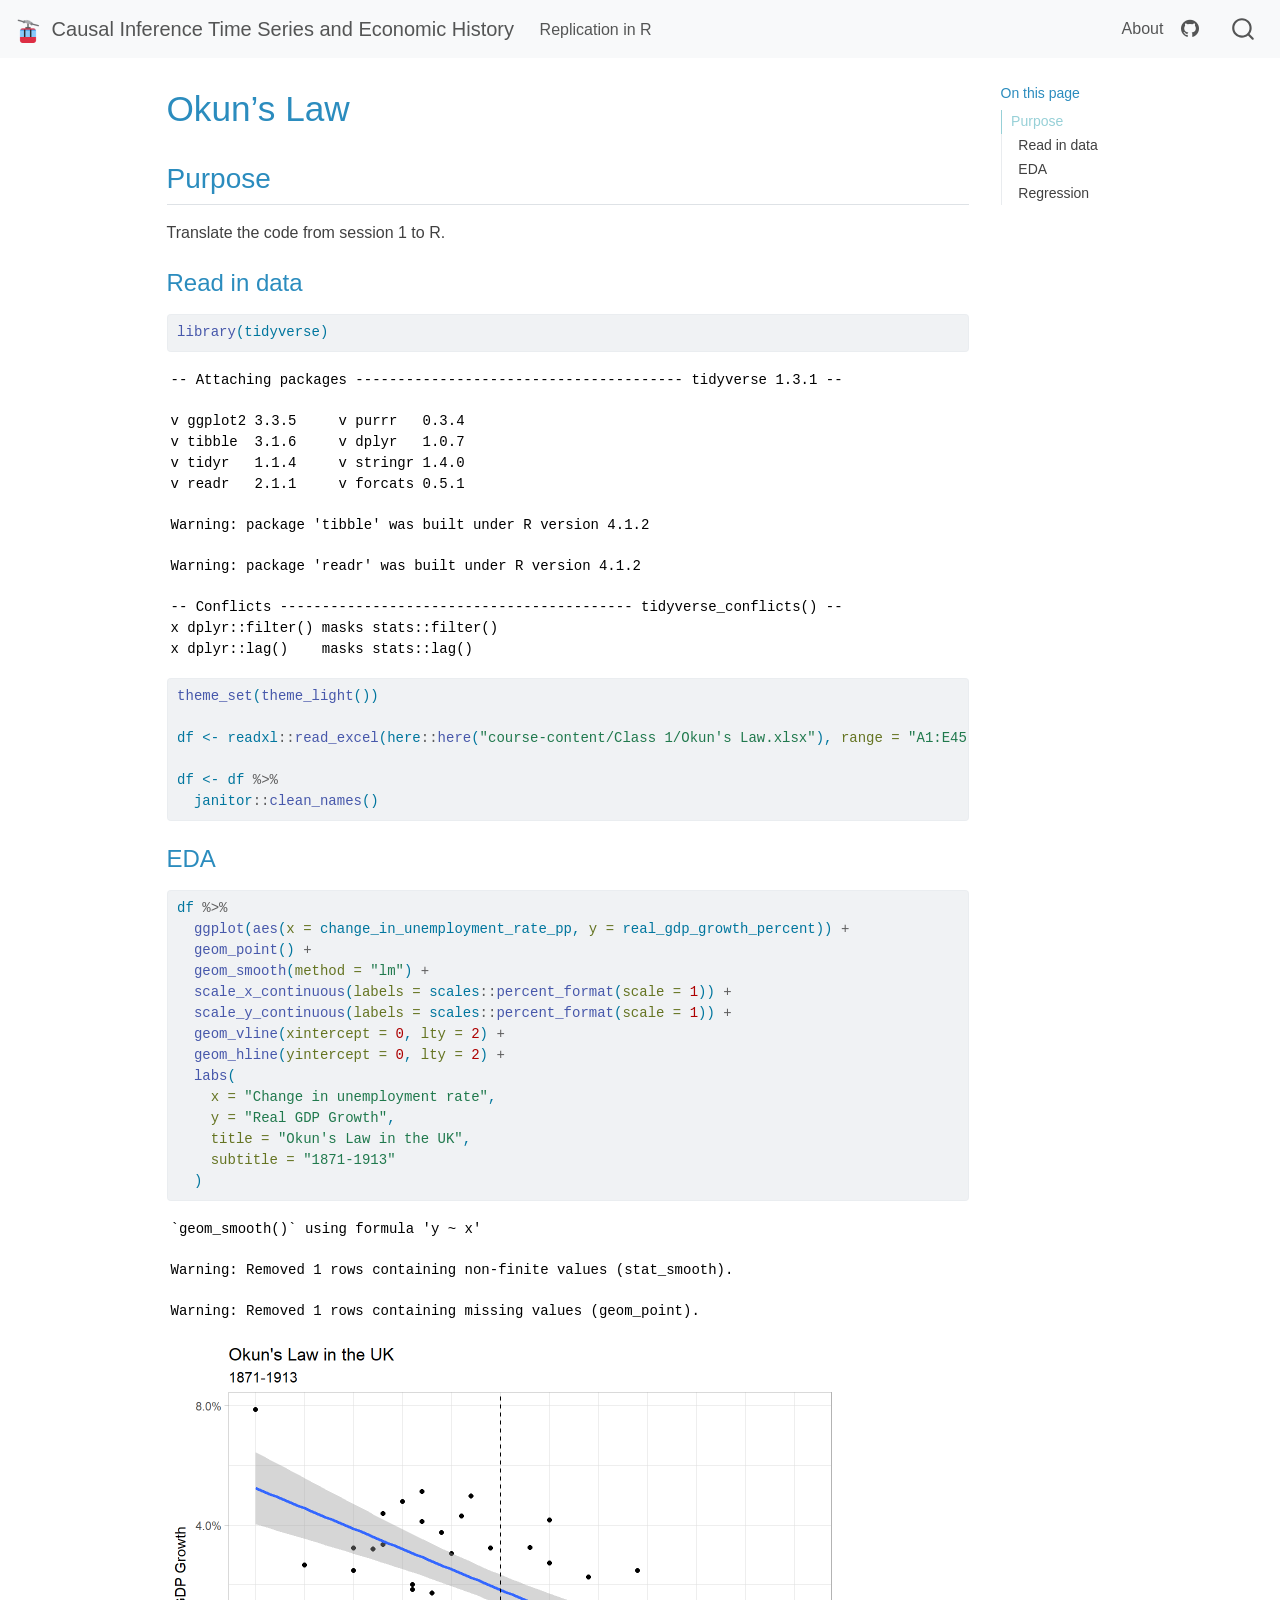
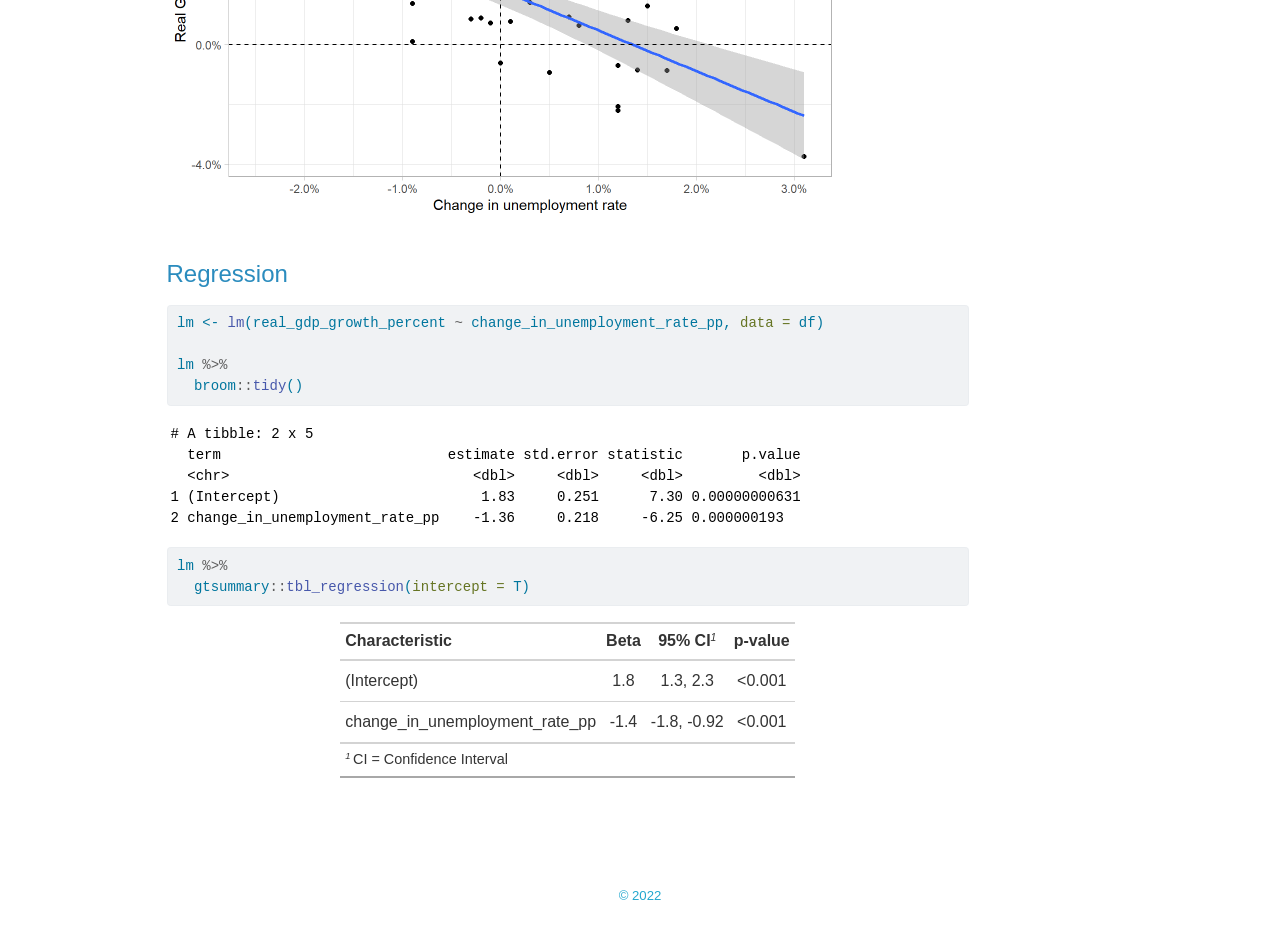
<file: docs/replication-in-R/Okun's Law.html>
<!DOCTYPE html>
<html xmlns="http://www.w3.org/1999/xhtml" lang="en" xml:lang="en"><head>

<meta charset="utf-8">
<meta name="generator" content="quarto-0.9.278">

<meta name="viewport" content="width=device-width, initial-scale=1.0, user-scalable=yes">


<title>Causal Inference Time Series and Economic History - Okun’s Law</title>
<style>
code{white-space: pre-wrap;}
span.smallcaps{font-variant: small-caps;}
span.underline{text-decoration: underline;}
div.column{display: inline-block; vertical-align: top; width: 50%;}
div.hanging-indent{margin-left: 1.5em; text-indent: -1.5em;}
ul.task-list{list-style: none;}
pre > code.sourceCode { white-space: pre; position: relative; }
pre > code.sourceCode > span { display: inline-block; line-height: 1.25; }
pre > code.sourceCode > span:empty { height: 1.2em; }
.sourceCode { overflow: visible; }
code.sourceCode > span { color: inherit; text-decoration: inherit; }
div.sourceCode { margin: 1em 0; }
pre.sourceCode { margin: 0; }
@media screen {
div.sourceCode { overflow: auto; }
}
@media print {
pre > code.sourceCode { white-space: pre-wrap; }
pre > code.sourceCode > span { text-indent: -5em; padding-left: 5em; }
}
pre.numberSource code
  { counter-reset: source-line 0; }
pre.numberSource code > span
  { position: relative; left: -4em; counter-increment: source-line; }
pre.numberSource code > span > a:first-child::before
  { content: counter(source-line);
    position: relative; left: -1em; text-align: right; vertical-align: baseline;
    border: none; display: inline-block;
    -webkit-touch-callout: none; -webkit-user-select: none;
    -khtml-user-select: none; -moz-user-select: none;
    -ms-user-select: none; user-select: none;
    padding: 0 4px; width: 4em;
    color: #aaaaaa;
  }
pre.numberSource { margin-left: 3em; border-left: 1px solid #aaaaaa;  padding-left: 4px; }
div.sourceCode
  {   }
@media screen {
pre > code.sourceCode > span > a:first-child::before { text-decoration: underline; }
}
code span.al { color: #ff0000; font-weight: bold; } /* Alert */
code span.an { color: #60a0b0; font-weight: bold; font-style: italic; } /* Annotation */
code span.at { color: #7d9029; } /* Attribute */
code span.bn { color: #40a070; } /* BaseN */
code span.bu { } /* BuiltIn */
code span.cf { color: #007020; font-weight: bold; } /* ControlFlow */
code span.ch { color: #4070a0; } /* Char */
code span.cn { color: #880000; } /* Constant */
code span.co { color: #60a0b0; font-style: italic; } /* Comment */
code span.cv { color: #60a0b0; font-weight: bold; font-style: italic; } /* CommentVar */
code span.do { color: #ba2121; font-style: italic; } /* Documentation */
code span.dt { color: #902000; } /* DataType */
code span.dv { color: #40a070; } /* DecVal */
code span.er { color: #ff0000; font-weight: bold; } /* Error */
code span.ex { } /* Extension */
code span.fl { color: #40a070; } /* Float */
code span.fu { color: #06287e; } /* Function */
code span.im { } /* Import */
code span.in { color: #60a0b0; font-weight: bold; font-style: italic; } /* Information */
code span.kw { color: #007020; font-weight: bold; } /* Keyword */
code span.op { color: #666666; } /* Operator */
code span.ot { color: #007020; } /* Other */
code span.pp { color: #bc7a00; } /* Preprocessor */
code span.sc { color: #4070a0; } /* SpecialChar */
code span.ss { color: #bb6688; } /* SpecialString */
code span.st { color: #4070a0; } /* String */
code span.va { color: #19177c; } /* Variable */
code span.vs { color: #4070a0; } /* VerbatimString */
code span.wa { color: #60a0b0; font-weight: bold; font-style: italic; } /* Warning */
</style>

<script src="../site_libs/quarto-nav/quarto-nav.js"></script>
<script src="../site_libs/quarto-nav/headroom.min.js"></script>
<script src="../site_libs/clipboard/clipboard.min.js"></script>
<meta name="quarto:offset" content="../">
<script src="../site_libs/quarto-search/autocomplete.umd.js"></script>
<script src="../site_libs/quarto-search/fuse.min.js"></script>
<script src="../site_libs/quarto-search/quarto-search.js"></script>
<script src="../site_libs/quarto-html/quarto.js"></script>
<script src="../site_libs/quarto-html/popper.min.js"></script>
<script src="../site_libs/quarto-html/tippy.umd.min.js"></script>
<script src="../site_libs/quarto-html/anchor.min.js"></script>
<link href="../site_libs/quarto-html/tippy.css" rel="stylesheet">
<link id="quarto-text-highlighting-styles" href="../site_libs/quarto-html/quarto-syntax-highlighting.css" rel="stylesheet">
<script src="../site_libs/bootstrap/bootstrap.min.js"></script>
<link href="../site_libs/bootstrap/bootstrap-icons.css" rel="stylesheet">
<link href="../site_libs/bootstrap/bootstrap.min.css" rel="stylesheet">
<script id="quarto-search-options" type="application/json">{
  "location": "navbar",
  "copy-button": false,
  "collapse-after": 3,
  "panel-placement": "end",
  "type": "overlay",
  "limit": 20,
  "language": {
    "search-no-results-text": "No results",
    "search-matching-documents-text": "matching documents",
    "search-copy-link-title": "Copy link to search",
    "search-hide-matches-text": "Hide additional matches",
    "search-more-match-text": "more match in this document",
    "search-more-matches-text": "more matches in this document",
    "search-clear-button-title": "Clear",
    "search-detached-cancel-button-title": "Cancel",
    "search-submit-button-title": "Submit"
  }
}</script>


</head>

<body class="nav-fixed">

<div id="quarto-search-results"></div>
  <header id="quarto-header" class="headroom fixed-top">
    <nav class="navbar navbar-expand-lg navbar-dark ">
      <div class="navbar-container container-fluid">
      <a class="navbar-brand" href="../index.html">
    <img src="../images/favicon.ico" alt="">
    <span class="navbar-title">Causal Inference Time Series and Economic History</span>
  </a>
          <button class="navbar-toggler" type="button" data-bs-toggle="collapse" data-bs-target="#navbarCollapse" aria-controls="navbarCollapse" aria-expanded="false" aria-label="Toggle navigation" onclick="if (window.quartoToggleHeadroom) { window.quartoToggleHeadroom(); }">
  <span class="navbar-toggler-icon"></span>
</button>
          <div class="collapse navbar-collapse" id="navbarCollapse">
            <ul class="navbar-nav navbar-nav-scroll me-auto">
  <li class="nav-item">
    <a class="nav-link" href="../index.html">Replication in R</a>
  </li>  
</ul>
            <ul class="navbar-nav navbar-nav-scroll ms-auto">
  <li class="nav-item">
    <a class="nav-link" href="../about.html">About</a>
  </li>  
  <li class="nav-item compact">
    <a class="nav-link" href="https://github.com/j-jayes/Causal-Inference-Time-Series-and-Economic-History"><i class="bi bi-github" role="img">
</i> 
 </a>
  </li>  
</ul>
              <div id="quarto-search" class="" title="Search"></div>
          </div> <!-- /navcollapse -->
      </div> <!-- /container-fluid -->
    </nav>
</header>
<!-- content -->
<div id="quarto-content" class="quarto-container page-columns page-rows-contents page-layout-article page-navbar">
<!-- sidebar -->
<!-- margin-sidebar -->
    <div id="quarto-margin-sidebar" class="sidebar margin-sidebar">
        <nav id="TOC" role="doc-toc">
    <h2 id="toc-title">On this page</h2>
   
  <ul>
  <li><a href="#purpose" id="toc-purpose" class="nav-link active" data-scroll-target="#purpose">Purpose</a>
  <ul class="collapse">
  <li><a href="#read-in-data" id="toc-read-in-data" class="nav-link" data-scroll-target="#read-in-data">Read in data</a></li>
  <li><a href="#eda" id="toc-eda" class="nav-link" data-scroll-target="#eda">EDA</a></li>
  <li><a href="#regression" id="toc-regression" class="nav-link" data-scroll-target="#regression">Regression</a></li>
  </ul></li>
  </ul>
</nav>
    </div>
<!-- main -->
<main class="content" id="quarto-document-content">

<header id="title-block-header" class="quarto-title-block default">
<div class="quarto-title">
<h1 class="title">Okun’s Law</h1>
</div>





<div class="quarto-title-meta">

    
    
  </div>
  

</header>

<section id="purpose" class="level2">
<h2 class="anchored" data-anchor-id="purpose">Purpose</h2>
<p>Translate the code from session 1 to R.</p>
<section id="read-in-data" class="level3">
<h3 class="anchored" data-anchor-id="read-in-data">Read in data</h3>
<div class="cell">
<div class="sourceCode cell-code" id="cb1"><pre class="sourceCode r code-with-copy"><code class="sourceCode r"><span id="cb1-1"><a href="#cb1-1" aria-hidden="true" tabindex="-1"></a><span class="fu">library</span>(tidyverse)</span></code><button title="Copy to Clipboard" class="code-copy-button"><i class="bi"></i></button></pre></div>
<div class="cell-output cell-output-stderr">
<pre><code>-- Attaching packages --------------------------------------- tidyverse 1.3.1 --</code></pre>
</div>
<div class="cell-output cell-output-stderr">
<pre><code>v ggplot2 3.3.5     v purrr   0.3.4
v tibble  3.1.6     v dplyr   1.0.7
v tidyr   1.1.4     v stringr 1.4.0
v readr   2.1.1     v forcats 0.5.1</code></pre>
</div>
<div class="cell-output cell-output-stderr">
<pre><code>Warning: package 'tibble' was built under R version 4.1.2</code></pre>
</div>
<div class="cell-output cell-output-stderr">
<pre><code>Warning: package 'readr' was built under R version 4.1.2</code></pre>
</div>
<div class="cell-output cell-output-stderr">
<pre><code>-- Conflicts ------------------------------------------ tidyverse_conflicts() --
x dplyr::filter() masks stats::filter()
x dplyr::lag()    masks stats::lag()</code></pre>
</div>
<div class="sourceCode cell-code" id="cb7"><pre class="sourceCode r code-with-copy"><code class="sourceCode r"><span id="cb7-1"><a href="#cb7-1" aria-hidden="true" tabindex="-1"></a><span class="fu">theme_set</span>(<span class="fu">theme_light</span>())</span>
<span id="cb7-2"><a href="#cb7-2" aria-hidden="true" tabindex="-1"></a></span>
<span id="cb7-3"><a href="#cb7-3" aria-hidden="true" tabindex="-1"></a>df <span class="ot">&lt;-</span> readxl<span class="sc">::</span><span class="fu">read_excel</span>(here<span class="sc">::</span><span class="fu">here</span>(<span class="st">"course-content/Class 1/Okun's Law.xlsx"</span>), <span class="at">range =</span> <span class="st">"A1:E45"</span>)</span>
<span id="cb7-4"><a href="#cb7-4" aria-hidden="true" tabindex="-1"></a></span>
<span id="cb7-5"><a href="#cb7-5" aria-hidden="true" tabindex="-1"></a>df <span class="ot">&lt;-</span> df <span class="sc">%&gt;%</span> </span>
<span id="cb7-6"><a href="#cb7-6" aria-hidden="true" tabindex="-1"></a>  janitor<span class="sc">::</span><span class="fu">clean_names</span>()</span></code><button title="Copy to Clipboard" class="code-copy-button"><i class="bi"></i></button></pre></div>
</div>
</section>
<section id="eda" class="level3">
<h3 class="anchored" data-anchor-id="eda">EDA</h3>
<div class="cell">
<div class="sourceCode cell-code" id="cb8"><pre class="sourceCode r code-with-copy"><code class="sourceCode r"><span id="cb8-1"><a href="#cb8-1" aria-hidden="true" tabindex="-1"></a>df <span class="sc">%&gt;%</span></span>
<span id="cb8-2"><a href="#cb8-2" aria-hidden="true" tabindex="-1"></a>  <span class="fu">ggplot</span>(<span class="fu">aes</span>(<span class="at">x =</span> change_in_unemployment_rate_pp, <span class="at">y =</span> real_gdp_growth_percent)) <span class="sc">+</span></span>
<span id="cb8-3"><a href="#cb8-3" aria-hidden="true" tabindex="-1"></a>  <span class="fu">geom_point</span>() <span class="sc">+</span></span>
<span id="cb8-4"><a href="#cb8-4" aria-hidden="true" tabindex="-1"></a>  <span class="fu">geom_smooth</span>(<span class="at">method =</span> <span class="st">"lm"</span>) <span class="sc">+</span></span>
<span id="cb8-5"><a href="#cb8-5" aria-hidden="true" tabindex="-1"></a>  <span class="fu">scale_x_continuous</span>(<span class="at">labels =</span> scales<span class="sc">::</span><span class="fu">percent_format</span>(<span class="at">scale =</span> <span class="dv">1</span>)) <span class="sc">+</span></span>
<span id="cb8-6"><a href="#cb8-6" aria-hidden="true" tabindex="-1"></a>  <span class="fu">scale_y_continuous</span>(<span class="at">labels =</span> scales<span class="sc">::</span><span class="fu">percent_format</span>(<span class="at">scale =</span> <span class="dv">1</span>)) <span class="sc">+</span></span>
<span id="cb8-7"><a href="#cb8-7" aria-hidden="true" tabindex="-1"></a>  <span class="fu">geom_vline</span>(<span class="at">xintercept =</span> <span class="dv">0</span>, <span class="at">lty =</span> <span class="dv">2</span>) <span class="sc">+</span></span>
<span id="cb8-8"><a href="#cb8-8" aria-hidden="true" tabindex="-1"></a>  <span class="fu">geom_hline</span>(<span class="at">yintercept =</span> <span class="dv">0</span>, <span class="at">lty =</span> <span class="dv">2</span>) <span class="sc">+</span></span>
<span id="cb8-9"><a href="#cb8-9" aria-hidden="true" tabindex="-1"></a>  <span class="fu">labs</span>(</span>
<span id="cb8-10"><a href="#cb8-10" aria-hidden="true" tabindex="-1"></a>    <span class="at">x =</span> <span class="st">"Change in unemployment rate"</span>,</span>
<span id="cb8-11"><a href="#cb8-11" aria-hidden="true" tabindex="-1"></a>    <span class="at">y =</span> <span class="st">"Real GDP Growth"</span>,</span>
<span id="cb8-12"><a href="#cb8-12" aria-hidden="true" tabindex="-1"></a>    <span class="at">title =</span> <span class="st">"Okun's Law in the UK"</span>,</span>
<span id="cb8-13"><a href="#cb8-13" aria-hidden="true" tabindex="-1"></a>    <span class="at">subtitle =</span> <span class="st">"1871-1913"</span></span>
<span id="cb8-14"><a href="#cb8-14" aria-hidden="true" tabindex="-1"></a>  )</span></code><button title="Copy to Clipboard" class="code-copy-button"><i class="bi"></i></button></pre></div>
<div class="cell-output cell-output-stderr">
<pre><code>`geom_smooth()` using formula 'y ~ x'</code></pre>
</div>
<div class="cell-output cell-output-stderr">
<pre><code>Warning: Removed 1 rows containing non-finite values (stat_smooth).</code></pre>
</div>
<div class="cell-output cell-output-stderr">
<pre><code>Warning: Removed 1 rows containing missing values (geom_point).</code></pre>
</div>
<div class="cell-output-display">
<p><img src="Okun-s-Law_files/figure-html/unnamed-chunk-4-1.png" class="img-fluid" width="672"></p>
</div>
</div>
</section>
<section id="regression" class="level3">
<h3 class="anchored" data-anchor-id="regression">Regression</h3>
<div class="cell">
<div class="sourceCode cell-code" id="cb12"><pre class="sourceCode r code-with-copy"><code class="sourceCode r"><span id="cb12-1"><a href="#cb12-1" aria-hidden="true" tabindex="-1"></a>lm <span class="ot">&lt;-</span> <span class="fu">lm</span>(real_gdp_growth_percent <span class="sc">~</span> change_in_unemployment_rate_pp, <span class="at">data =</span> df)</span>
<span id="cb12-2"><a href="#cb12-2" aria-hidden="true" tabindex="-1"></a></span>
<span id="cb12-3"><a href="#cb12-3" aria-hidden="true" tabindex="-1"></a>lm <span class="sc">%&gt;%</span></span>
<span id="cb12-4"><a href="#cb12-4" aria-hidden="true" tabindex="-1"></a>  broom<span class="sc">::</span><span class="fu">tidy</span>()</span></code><button title="Copy to Clipboard" class="code-copy-button"><i class="bi"></i></button></pre></div>
<div class="cell-output cell-output-stdout">
<pre><code># A tibble: 2 x 5
  term                           estimate std.error statistic       p.value
  &lt;chr&gt;                             &lt;dbl&gt;     &lt;dbl&gt;     &lt;dbl&gt;         &lt;dbl&gt;
1 (Intercept)                        1.83     0.251      7.30 0.00000000631
2 change_in_unemployment_rate_pp    -1.36     0.218     -6.25 0.000000193  </code></pre>
</div>
<div class="sourceCode cell-code" id="cb14"><pre class="sourceCode r code-with-copy"><code class="sourceCode r"><span id="cb14-1"><a href="#cb14-1" aria-hidden="true" tabindex="-1"></a>lm <span class="sc">%&gt;%</span> </span>
<span id="cb14-2"><a href="#cb14-2" aria-hidden="true" tabindex="-1"></a>  gtsummary<span class="sc">::</span><span class="fu">tbl_regression</span>(<span class="at">intercept =</span> T) </span></code><button title="Copy to Clipboard" class="code-copy-button"><i class="bi"></i></button></pre></div>
<div class="cell-output-display">
<div id="qhdwmpbtuw" style="overflow-x:auto;overflow-y:auto;width:auto;height:auto;">
<style>html {
  font-family: -apple-system, BlinkMacSystemFont, 'Segoe UI', Roboto, Oxygen, Ubuntu, Cantarell, 'Helvetica Neue', 'Fira Sans', 'Droid Sans', Arial, sans-serif;
}

#qhdwmpbtuw .gt_table {
  display: table;
  border-collapse: collapse;
  margin-left: auto;
  margin-right: auto;
  color: #333333;
  font-size: 16px;
  font-weight: normal;
  font-style: normal;
  background-color: #FFFFFF;
  width: auto;
  border-top-style: solid;
  border-top-width: 2px;
  border-top-color: #A8A8A8;
  border-right-style: none;
  border-right-width: 2px;
  border-right-color: #D3D3D3;
  border-bottom-style: solid;
  border-bottom-width: 2px;
  border-bottom-color: #A8A8A8;
  border-left-style: none;
  border-left-width: 2px;
  border-left-color: #D3D3D3;
}

#qhdwmpbtuw .gt_heading {
  background-color: #FFFFFF;
  text-align: center;
  border-bottom-color: #FFFFFF;
  border-left-style: none;
  border-left-width: 1px;
  border-left-color: #D3D3D3;
  border-right-style: none;
  border-right-width: 1px;
  border-right-color: #D3D3D3;
}

#qhdwmpbtuw .gt_title {
  color: #333333;
  font-size: 125%;
  font-weight: initial;
  padding-top: 4px;
  padding-bottom: 4px;
  border-bottom-color: #FFFFFF;
  border-bottom-width: 0;
}

#qhdwmpbtuw .gt_subtitle {
  color: #333333;
  font-size: 85%;
  font-weight: initial;
  padding-top: 0;
  padding-bottom: 6px;
  border-top-color: #FFFFFF;
  border-top-width: 0;
}

#qhdwmpbtuw .gt_bottom_border {
  border-bottom-style: solid;
  border-bottom-width: 2px;
  border-bottom-color: #D3D3D3;
}

#qhdwmpbtuw .gt_col_headings {
  border-top-style: solid;
  border-top-width: 2px;
  border-top-color: #D3D3D3;
  border-bottom-style: solid;
  border-bottom-width: 2px;
  border-bottom-color: #D3D3D3;
  border-left-style: none;
  border-left-width: 1px;
  border-left-color: #D3D3D3;
  border-right-style: none;
  border-right-width: 1px;
  border-right-color: #D3D3D3;
}

#qhdwmpbtuw .gt_col_heading {
  color: #333333;
  background-color: #FFFFFF;
  font-size: 100%;
  font-weight: normal;
  text-transform: inherit;
  border-left-style: none;
  border-left-width: 1px;
  border-left-color: #D3D3D3;
  border-right-style: none;
  border-right-width: 1px;
  border-right-color: #D3D3D3;
  vertical-align: bottom;
  padding-top: 5px;
  padding-bottom: 6px;
  padding-left: 5px;
  padding-right: 5px;
  overflow-x: hidden;
}

#qhdwmpbtuw .gt_column_spanner_outer {
  color: #333333;
  background-color: #FFFFFF;
  font-size: 100%;
  font-weight: normal;
  text-transform: inherit;
  padding-top: 0;
  padding-bottom: 0;
  padding-left: 4px;
  padding-right: 4px;
}

#qhdwmpbtuw .gt_column_spanner_outer:first-child {
  padding-left: 0;
}

#qhdwmpbtuw .gt_column_spanner_outer:last-child {
  padding-right: 0;
}

#qhdwmpbtuw .gt_column_spanner {
  border-bottom-style: solid;
  border-bottom-width: 2px;
  border-bottom-color: #D3D3D3;
  vertical-align: bottom;
  padding-top: 5px;
  padding-bottom: 5px;
  overflow-x: hidden;
  display: inline-block;
  width: 100%;
}

#qhdwmpbtuw .gt_group_heading {
  padding: 8px;
  color: #333333;
  background-color: #FFFFFF;
  font-size: 100%;
  font-weight: initial;
  text-transform: inherit;
  border-top-style: solid;
  border-top-width: 2px;
  border-top-color: #D3D3D3;
  border-bottom-style: solid;
  border-bottom-width: 2px;
  border-bottom-color: #D3D3D3;
  border-left-style: none;
  border-left-width: 1px;
  border-left-color: #D3D3D3;
  border-right-style: none;
  border-right-width: 1px;
  border-right-color: #D3D3D3;
  vertical-align: middle;
}

#qhdwmpbtuw .gt_empty_group_heading {
  padding: 0.5px;
  color: #333333;
  background-color: #FFFFFF;
  font-size: 100%;
  font-weight: initial;
  border-top-style: solid;
  border-top-width: 2px;
  border-top-color: #D3D3D3;
  border-bottom-style: solid;
  border-bottom-width: 2px;
  border-bottom-color: #D3D3D3;
  vertical-align: middle;
}

#qhdwmpbtuw .gt_from_md > :first-child {
  margin-top: 0;
}

#qhdwmpbtuw .gt_from_md > :last-child {
  margin-bottom: 0;
}

#qhdwmpbtuw .gt_row {
  padding-top: 8px;
  padding-bottom: 8px;
  padding-left: 5px;
  padding-right: 5px;
  margin: 10px;
  border-top-style: solid;
  border-top-width: 1px;
  border-top-color: #D3D3D3;
  border-left-style: none;
  border-left-width: 1px;
  border-left-color: #D3D3D3;
  border-right-style: none;
  border-right-width: 1px;
  border-right-color: #D3D3D3;
  vertical-align: middle;
  overflow-x: hidden;
}

#qhdwmpbtuw .gt_stub {
  color: #333333;
  background-color: #FFFFFF;
  font-size: 100%;
  font-weight: initial;
  text-transform: inherit;
  border-right-style: solid;
  border-right-width: 2px;
  border-right-color: #D3D3D3;
  padding-left: 12px;
}

#qhdwmpbtuw .gt_summary_row {
  color: #333333;
  background-color: #FFFFFF;
  text-transform: inherit;
  padding-top: 8px;
  padding-bottom: 8px;
  padding-left: 5px;
  padding-right: 5px;
}

#qhdwmpbtuw .gt_first_summary_row {
  padding-top: 8px;
  padding-bottom: 8px;
  padding-left: 5px;
  padding-right: 5px;
  border-top-style: solid;
  border-top-width: 2px;
  border-top-color: #D3D3D3;
}

#qhdwmpbtuw .gt_grand_summary_row {
  color: #333333;
  background-color: #FFFFFF;
  text-transform: inherit;
  padding-top: 8px;
  padding-bottom: 8px;
  padding-left: 5px;
  padding-right: 5px;
}

#qhdwmpbtuw .gt_first_grand_summary_row {
  padding-top: 8px;
  padding-bottom: 8px;
  padding-left: 5px;
  padding-right: 5px;
  border-top-style: double;
  border-top-width: 6px;
  border-top-color: #D3D3D3;
}

#qhdwmpbtuw .gt_striped {
  background-color: rgba(128, 128, 128, 0.05);
}

#qhdwmpbtuw .gt_table_body {
  border-top-style: solid;
  border-top-width: 2px;
  border-top-color: #D3D3D3;
  border-bottom-style: solid;
  border-bottom-width: 2px;
  border-bottom-color: #D3D3D3;
}

#qhdwmpbtuw .gt_footnotes {
  color: #333333;
  background-color: #FFFFFF;
  border-bottom-style: none;
  border-bottom-width: 2px;
  border-bottom-color: #D3D3D3;
  border-left-style: none;
  border-left-width: 2px;
  border-left-color: #D3D3D3;
  border-right-style: none;
  border-right-width: 2px;
  border-right-color: #D3D3D3;
}

#qhdwmpbtuw .gt_footnote {
  margin: 0px;
  font-size: 90%;
  padding: 4px;
}

#qhdwmpbtuw .gt_sourcenotes {
  color: #333333;
  background-color: #FFFFFF;
  border-bottom-style: none;
  border-bottom-width: 2px;
  border-bottom-color: #D3D3D3;
  border-left-style: none;
  border-left-width: 2px;
  border-left-color: #D3D3D3;
  border-right-style: none;
  border-right-width: 2px;
  border-right-color: #D3D3D3;
}

#qhdwmpbtuw .gt_sourcenote {
  font-size: 90%;
  padding: 4px;
}

#qhdwmpbtuw .gt_left {
  text-align: left;
}

#qhdwmpbtuw .gt_center {
  text-align: center;
}

#qhdwmpbtuw .gt_right {
  text-align: right;
  font-variant-numeric: tabular-nums;
}

#qhdwmpbtuw .gt_font_normal {
  font-weight: normal;
}

#qhdwmpbtuw .gt_font_bold {
  font-weight: bold;
}

#qhdwmpbtuw .gt_font_italic {
  font-style: italic;
}

#qhdwmpbtuw .gt_super {
  font-size: 65%;
}

#qhdwmpbtuw .gt_footnote_marks {
  font-style: italic;
  font-weight: normal;
  font-size: 65%;
}
</style>
<table class="gt_table">
  
  <thead class="gt_col_headings">
    <tr>
      <th class="gt_col_heading gt_columns_bottom_border gt_left" rowspan="1" colspan="1"><strong>Characteristic</strong></th>
      <th class="gt_col_heading gt_columns_bottom_border gt_center" rowspan="1" colspan="1"><strong>Beta</strong></th>
      <th class="gt_col_heading gt_columns_bottom_border gt_center" rowspan="1" colspan="1"><strong>95% CI</strong><sup class="gt_footnote_marks">1</sup></th>
      <th class="gt_col_heading gt_columns_bottom_border gt_center" rowspan="1" colspan="1"><strong>p-value</strong></th>
    </tr>
  </thead>
  <tbody class="gt_table_body">
    <tr><td class="gt_row gt_left">(Intercept)</td>
<td class="gt_row gt_center">1.8</td>
<td class="gt_row gt_center">1.3, 2.3</td>
<td class="gt_row gt_center">&lt;0.001</td></tr>
    <tr><td class="gt_row gt_left">change_in_unemployment_rate_pp</td>
<td class="gt_row gt_center">-1.4</td>
<td class="gt_row gt_center">-1.8, -0.92</td>
<td class="gt_row gt_center">&lt;0.001</td></tr>
  </tbody>
  
  <tfoot>
    <tr class="gt_footnotes">
      <td colspan="4">
        <p class="gt_footnote">
          <sup class="gt_footnote_marks">
            <em>1</em>
          </sup>
           
          CI = Confidence Interval
          <br>
        </p>
      </td>
    </tr>
  </tfoot>
</table>
</div>
</div>
</div>


</section>
</section>

</main> <!-- /main -->
<script type="application/javascript">
window.document.addEventListener("DOMContentLoaded", function (event) {
  const icon = "";
  const anchorJS = new window.AnchorJS();
  anchorJS.options = {
    placement: 'right',
    icon: icon
  };
  anchorJS.add('.anchored');
  const clipboard = new window.ClipboardJS('.code-copy-button', {
    target: function(trigger) {
      return trigger.previousElementSibling;
    }
  });
  clipboard.on('success', function(e) {
    // button target
    const button = e.trigger;
    // don't keep focus
    button.blur();
    // flash "checked"
    button.classList.add('code-copy-button-checked');
    setTimeout(function() {
      button.classList.remove('code-copy-button-checked');
    }, 1000);
    // clear code selection
    e.clearSelection();
  });
  function tippyHover(el, contentFn) {
    const config = {
      allowHTML: true,
      content: contentFn,
      maxWidth: 500,
      delay: 100,
      arrow: false,
      appendTo: function(el) {
          return el.parentElement;
      },
      interactive: true,
      interactiveBorder: 10,
      theme: 'quarto',
      placement: 'bottom-start'
    };
    window.tippy(el, config); 
  }
  const noterefs = window.document.querySelectorAll('a[role="doc-noteref"]');
  for (var i=0; i<noterefs.length; i++) {
    const ref = noterefs[i];
    tippyHover(ref, function() {
      let href = ref.getAttribute('href');
      try { href = new URL(href).hash; } catch {}
      const id = href.replace(/^#\/?/, "");
      const note = window.document.getElementById(id);
      return note.innerHTML;
    });
  }
  var bibliorefs = window.document.querySelectorAll('a[role="doc-biblioref"]');
  for (var i=0; i<bibliorefs.length; i++) {
    const ref = bibliorefs[i];
    const cites = ref.parentNode.getAttribute('data-cites').split(' ');
    tippyHover(ref, function() {
      var popup = window.document.createElement('div');
      cites.forEach(function(cite) {
        var citeDiv = window.document.createElement('div');
        citeDiv.classList.add('hanging-indent');
        citeDiv.classList.add('csl-entry');
        var biblioDiv = window.document.getElementById('ref-' + cite);
        if (biblioDiv) {
          citeDiv.innerHTML = biblioDiv.innerHTML;
        }
        popup.appendChild(citeDiv);
      });
      return popup.innerHTML;
    });
  }
});
</script>
</div> <!-- /content -->
<footer class="footer">
  <div class="nav-footer">
      <div class="nav-footer-center">© 2022</div>
  </div>
</footer>



</body></html>
</file>
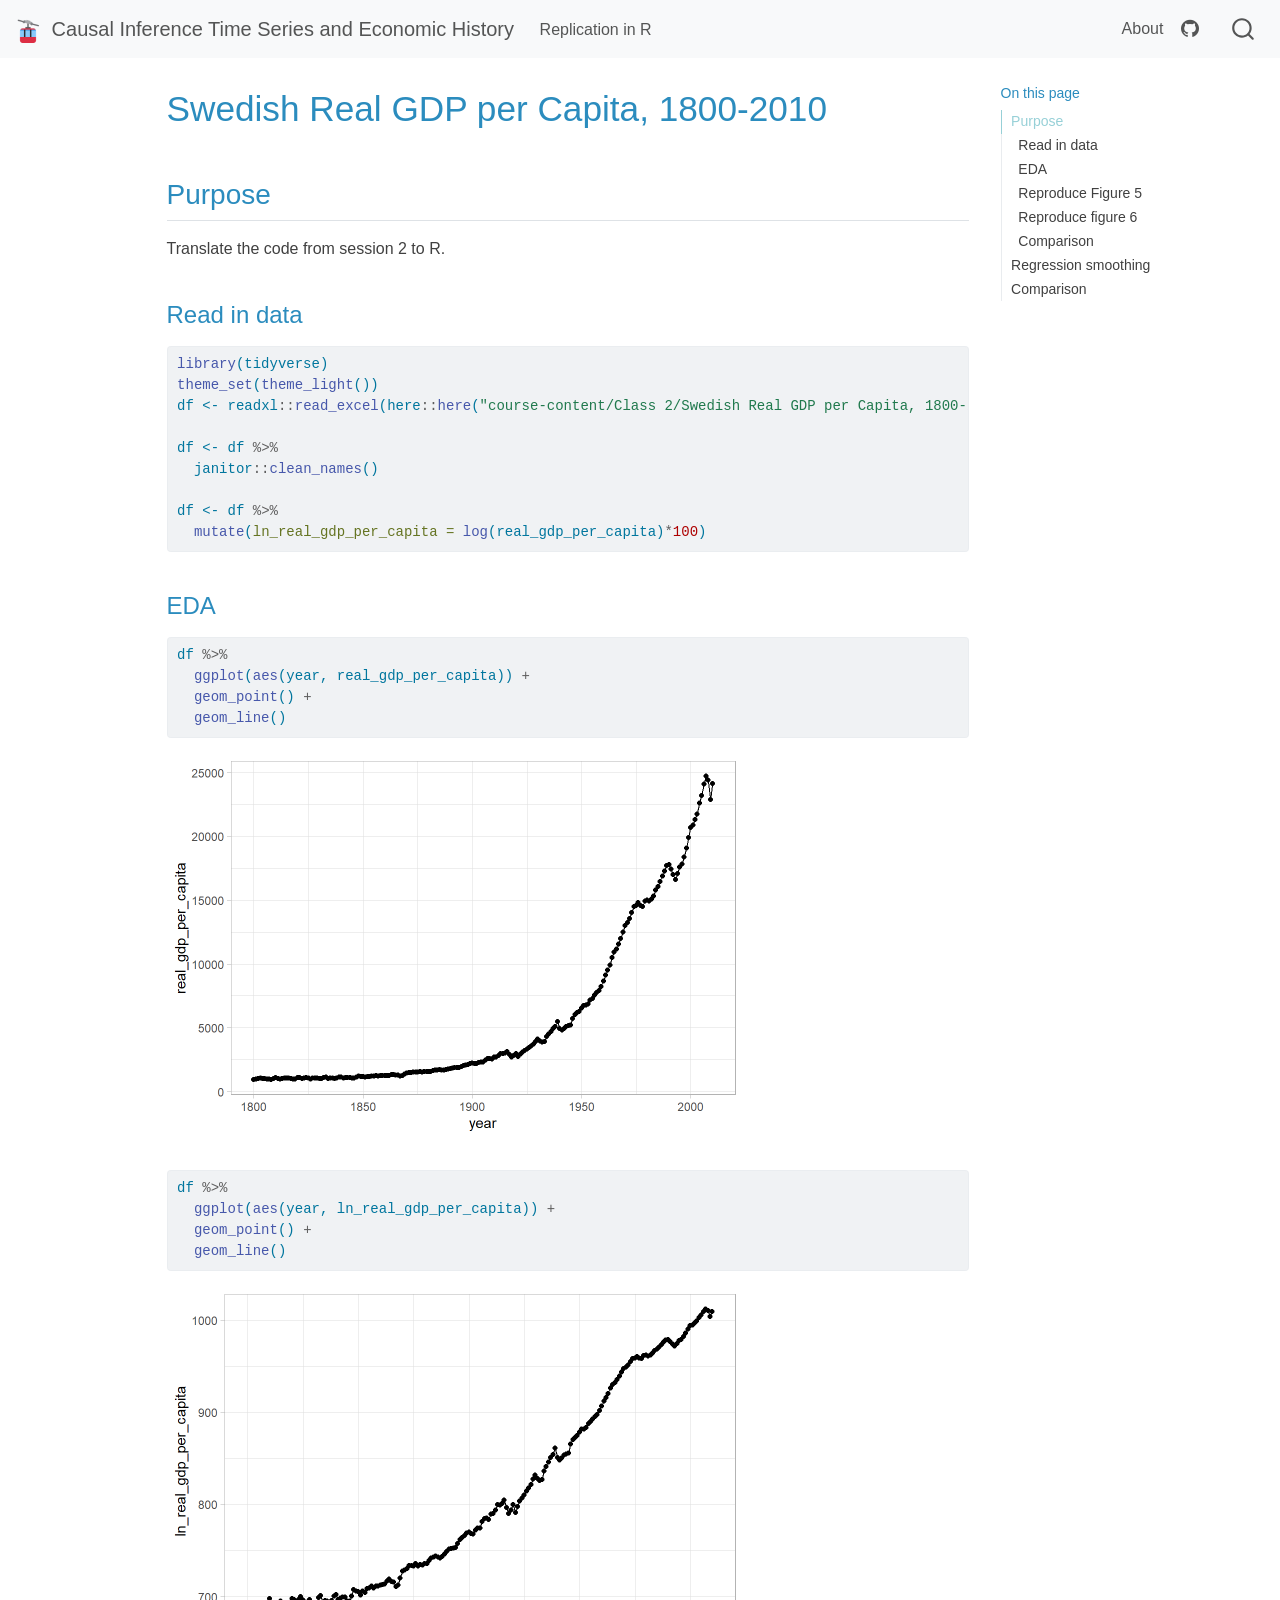
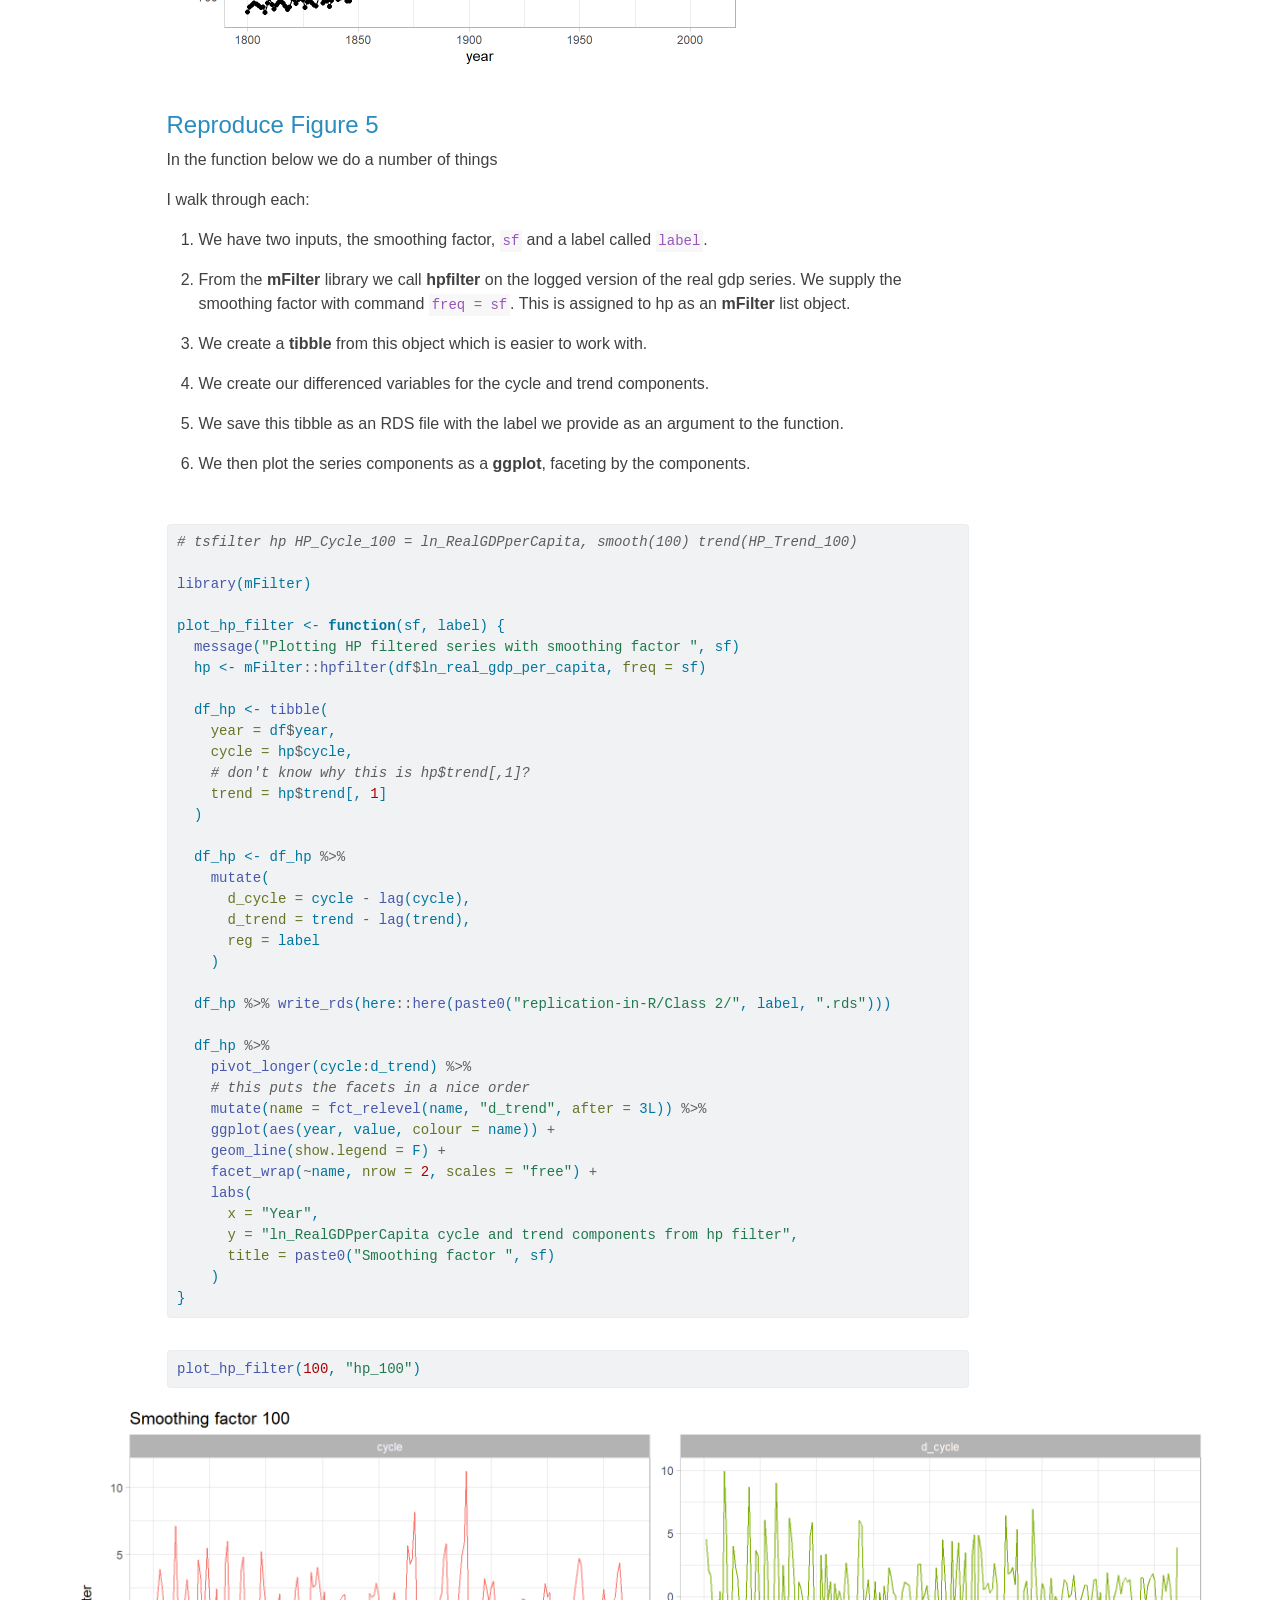
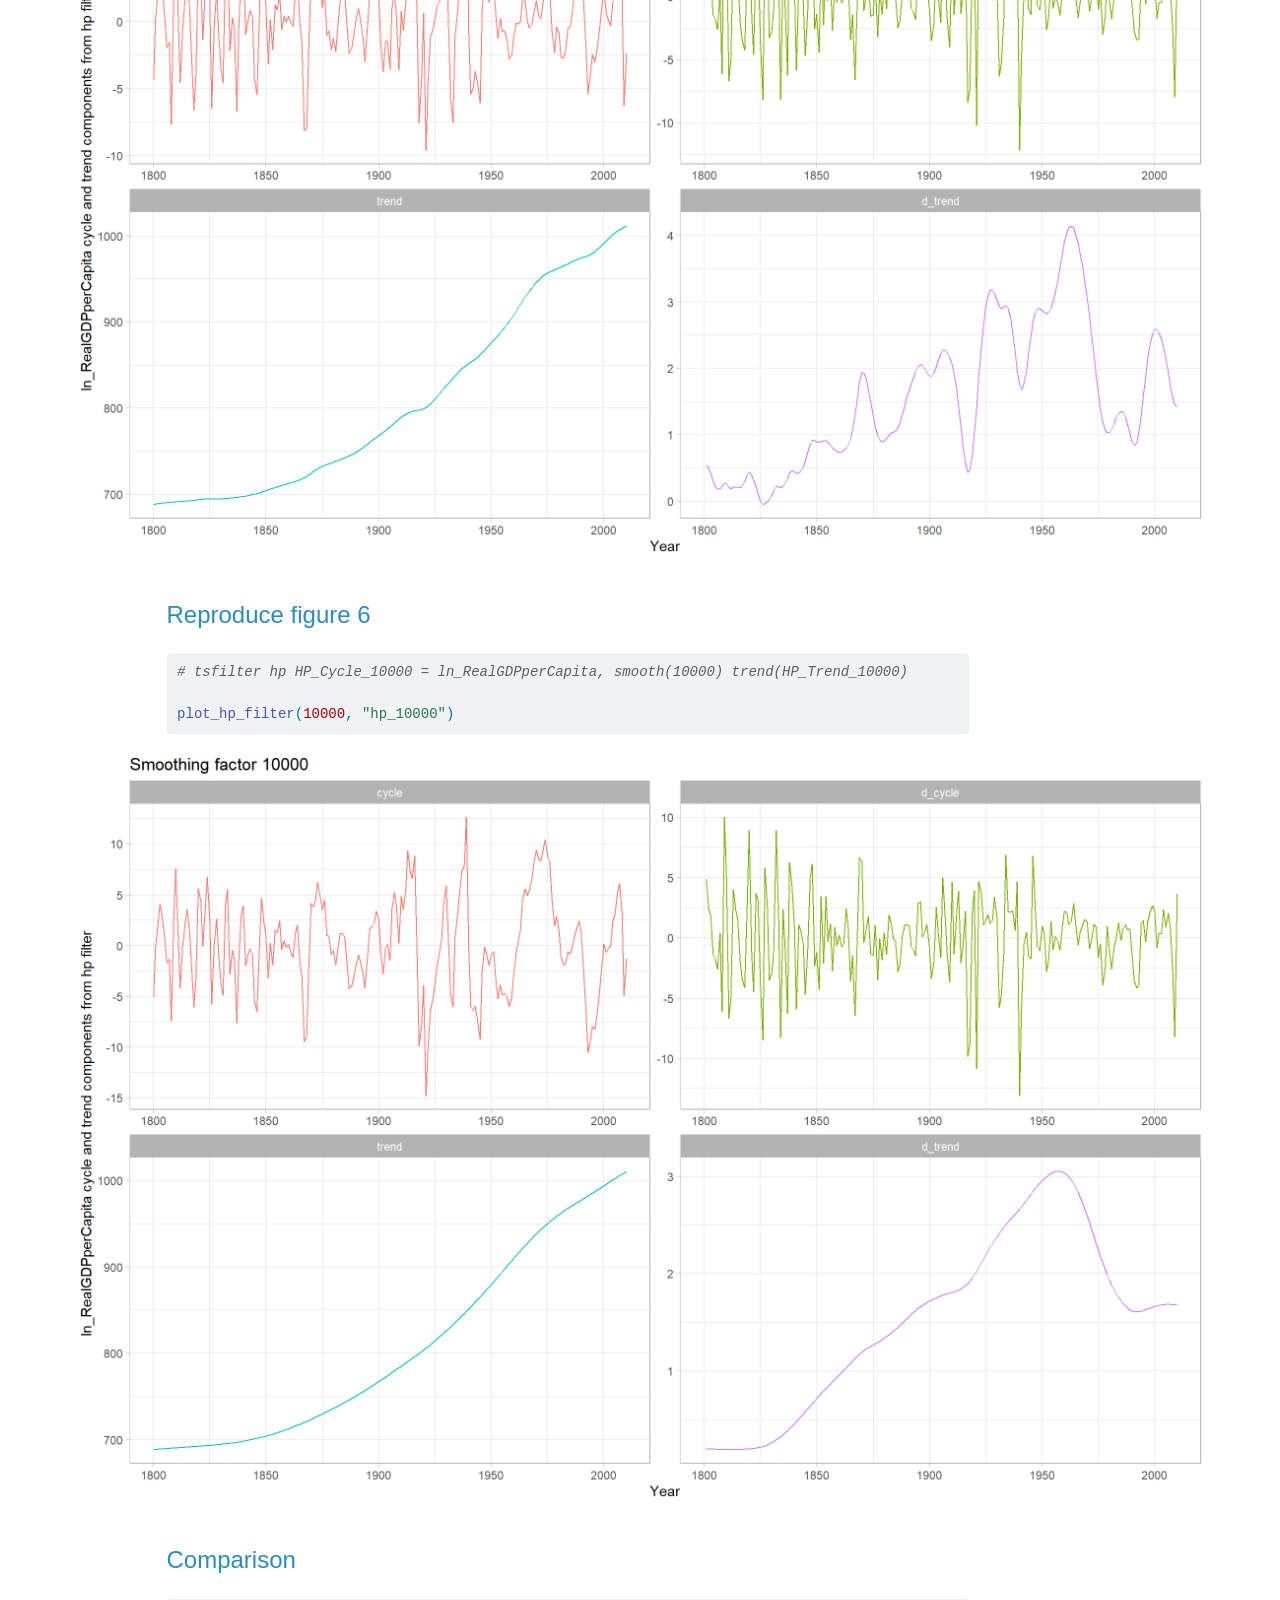
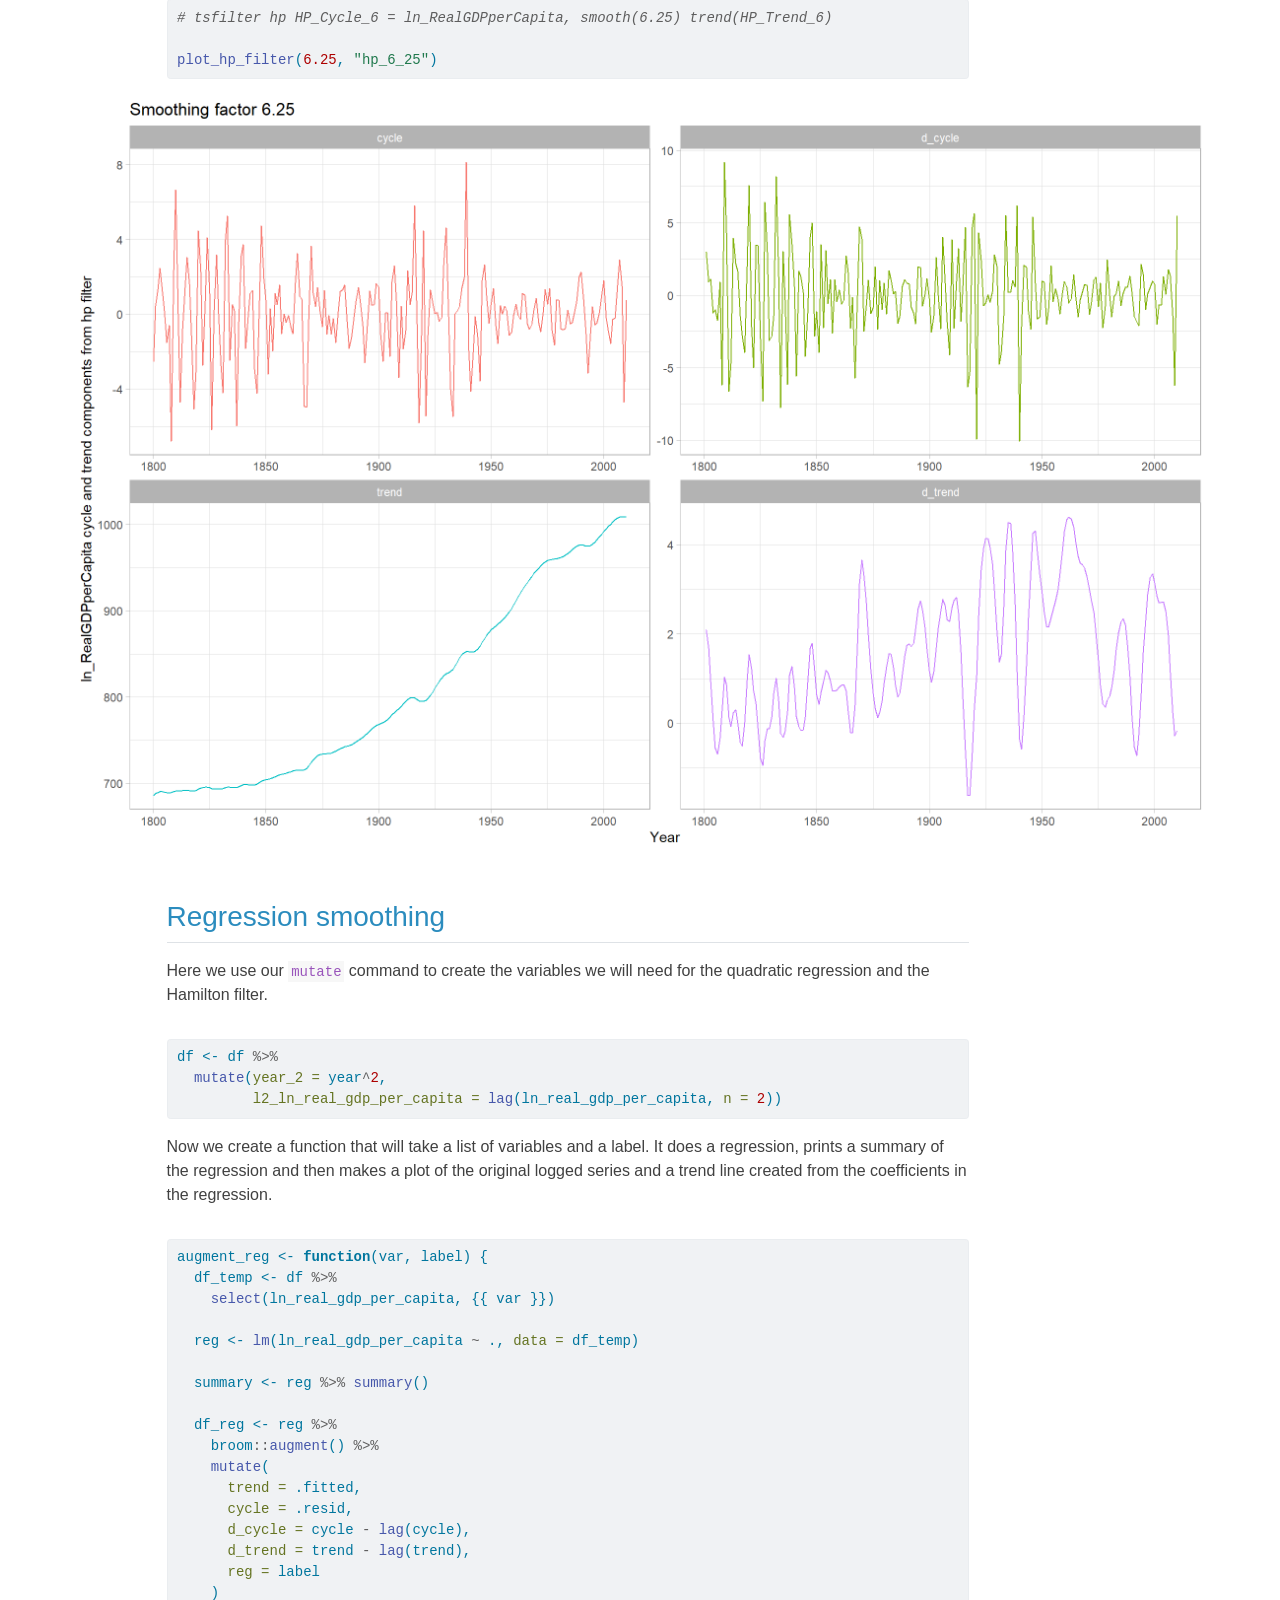
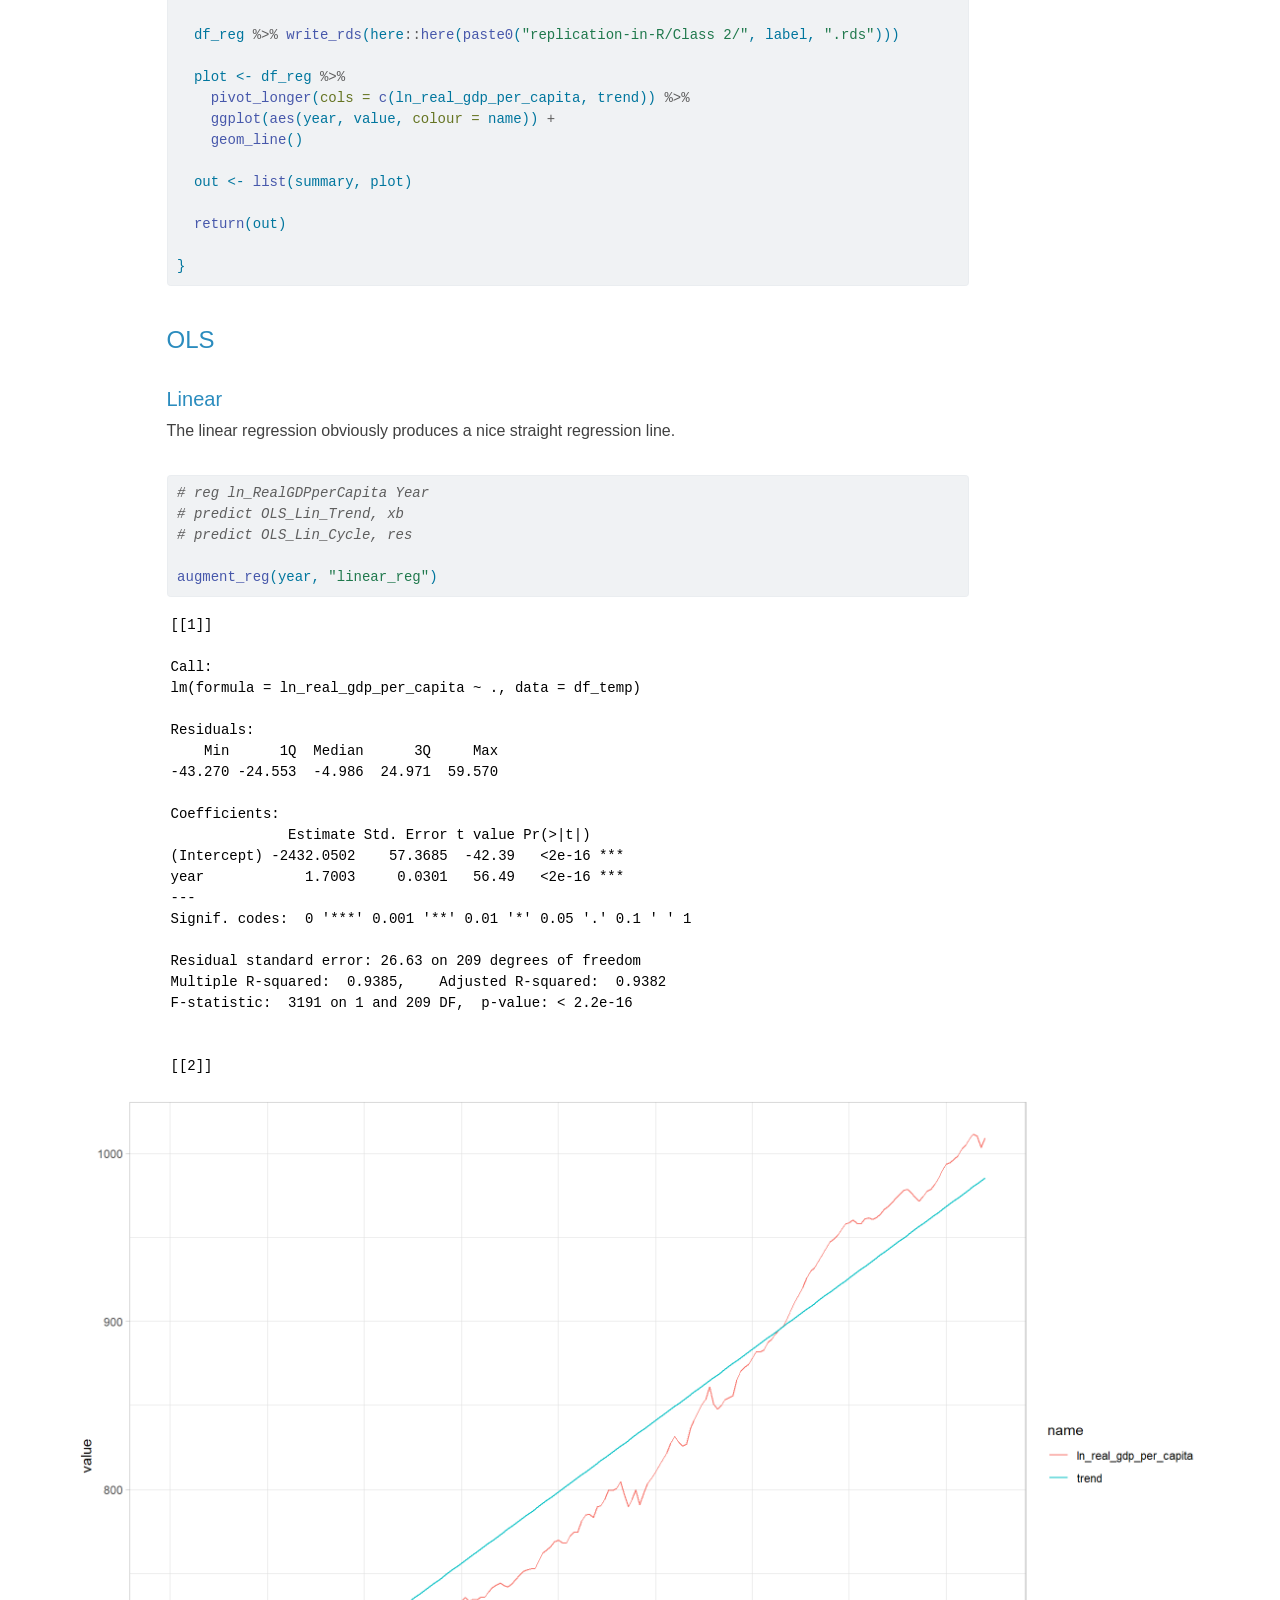
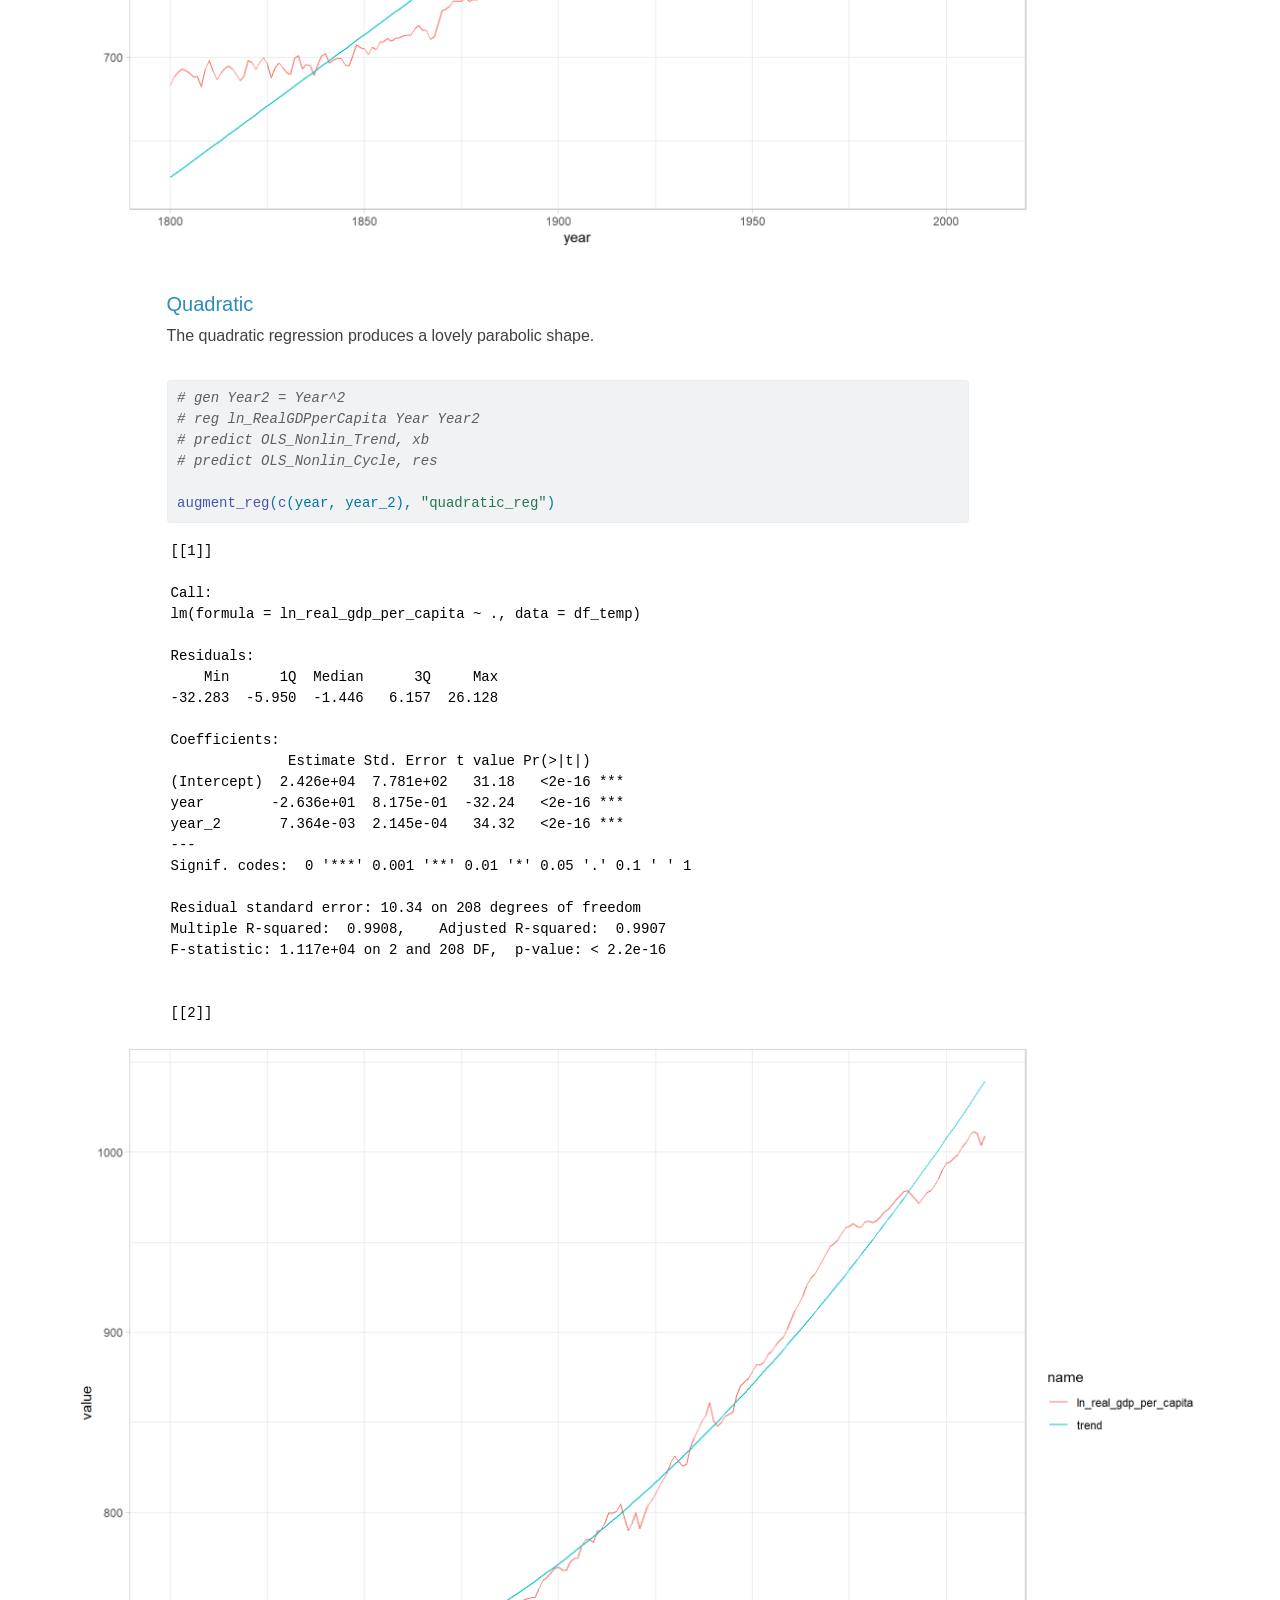
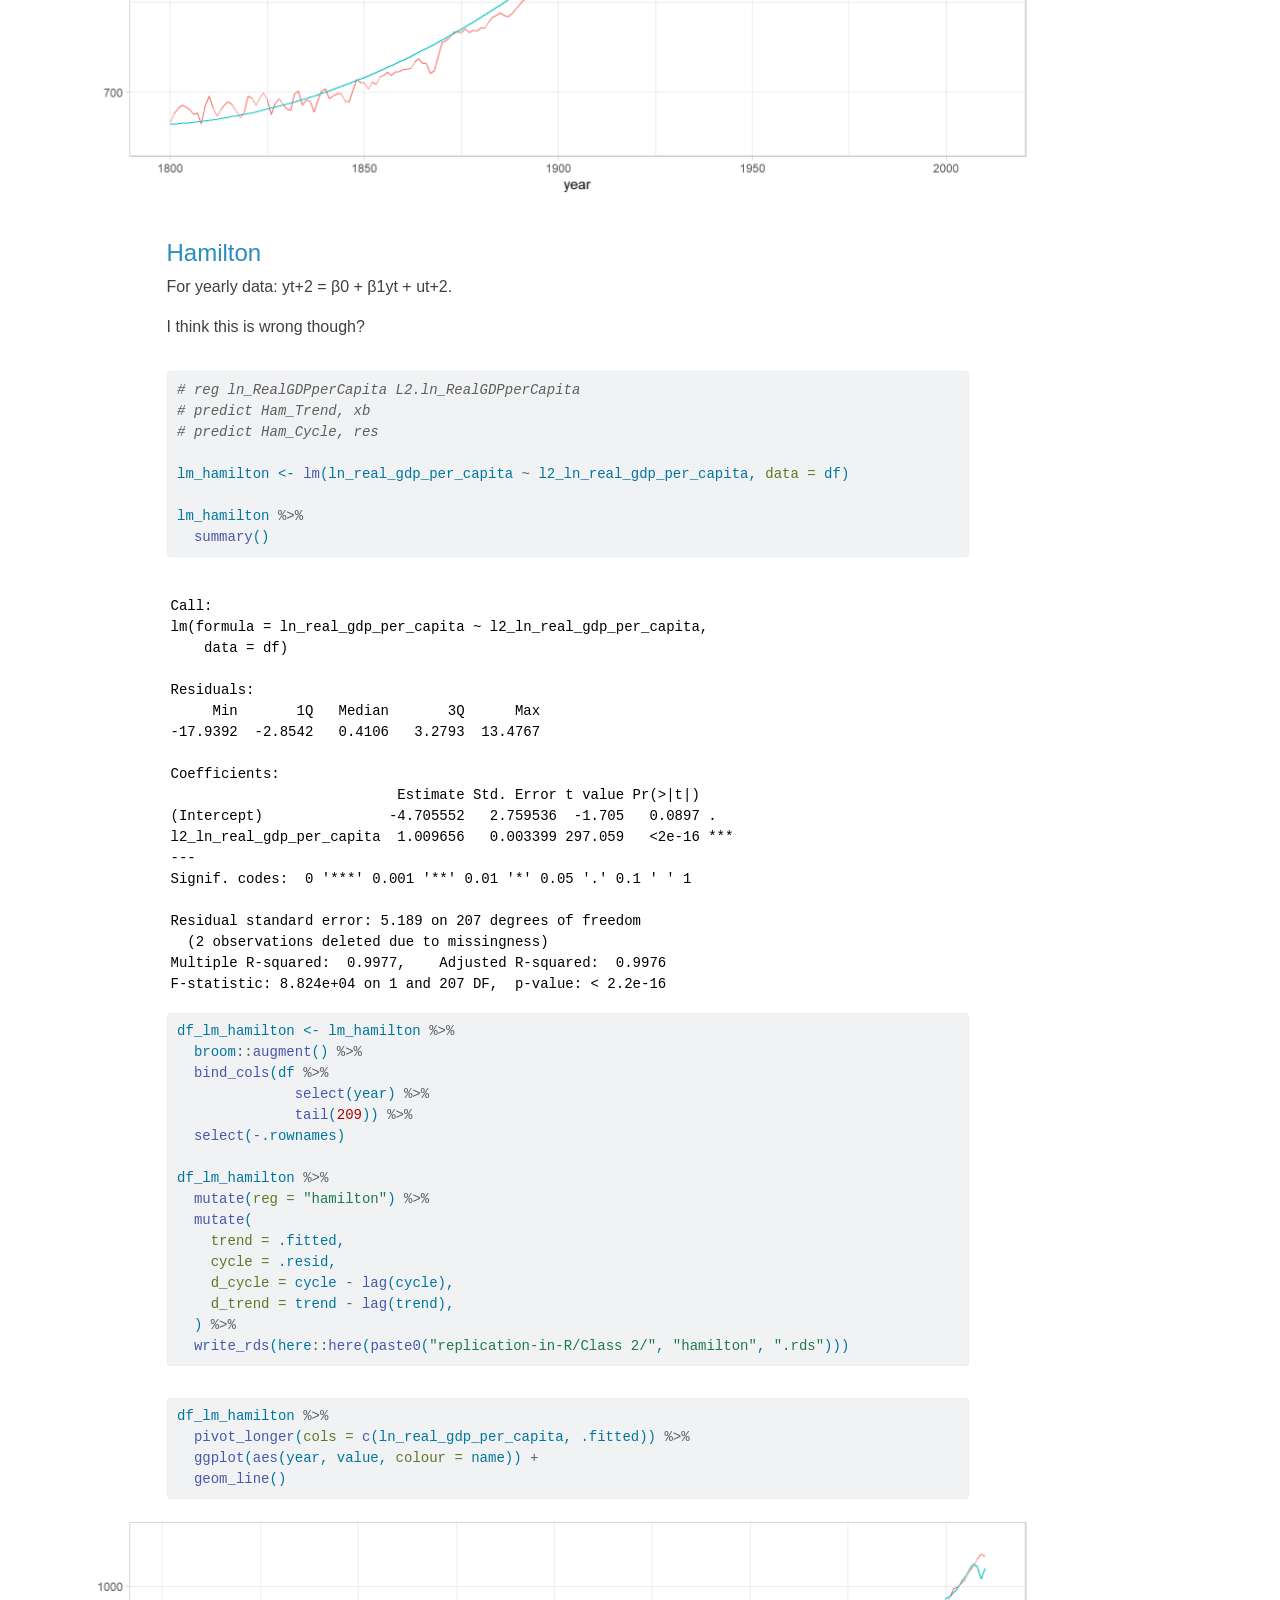
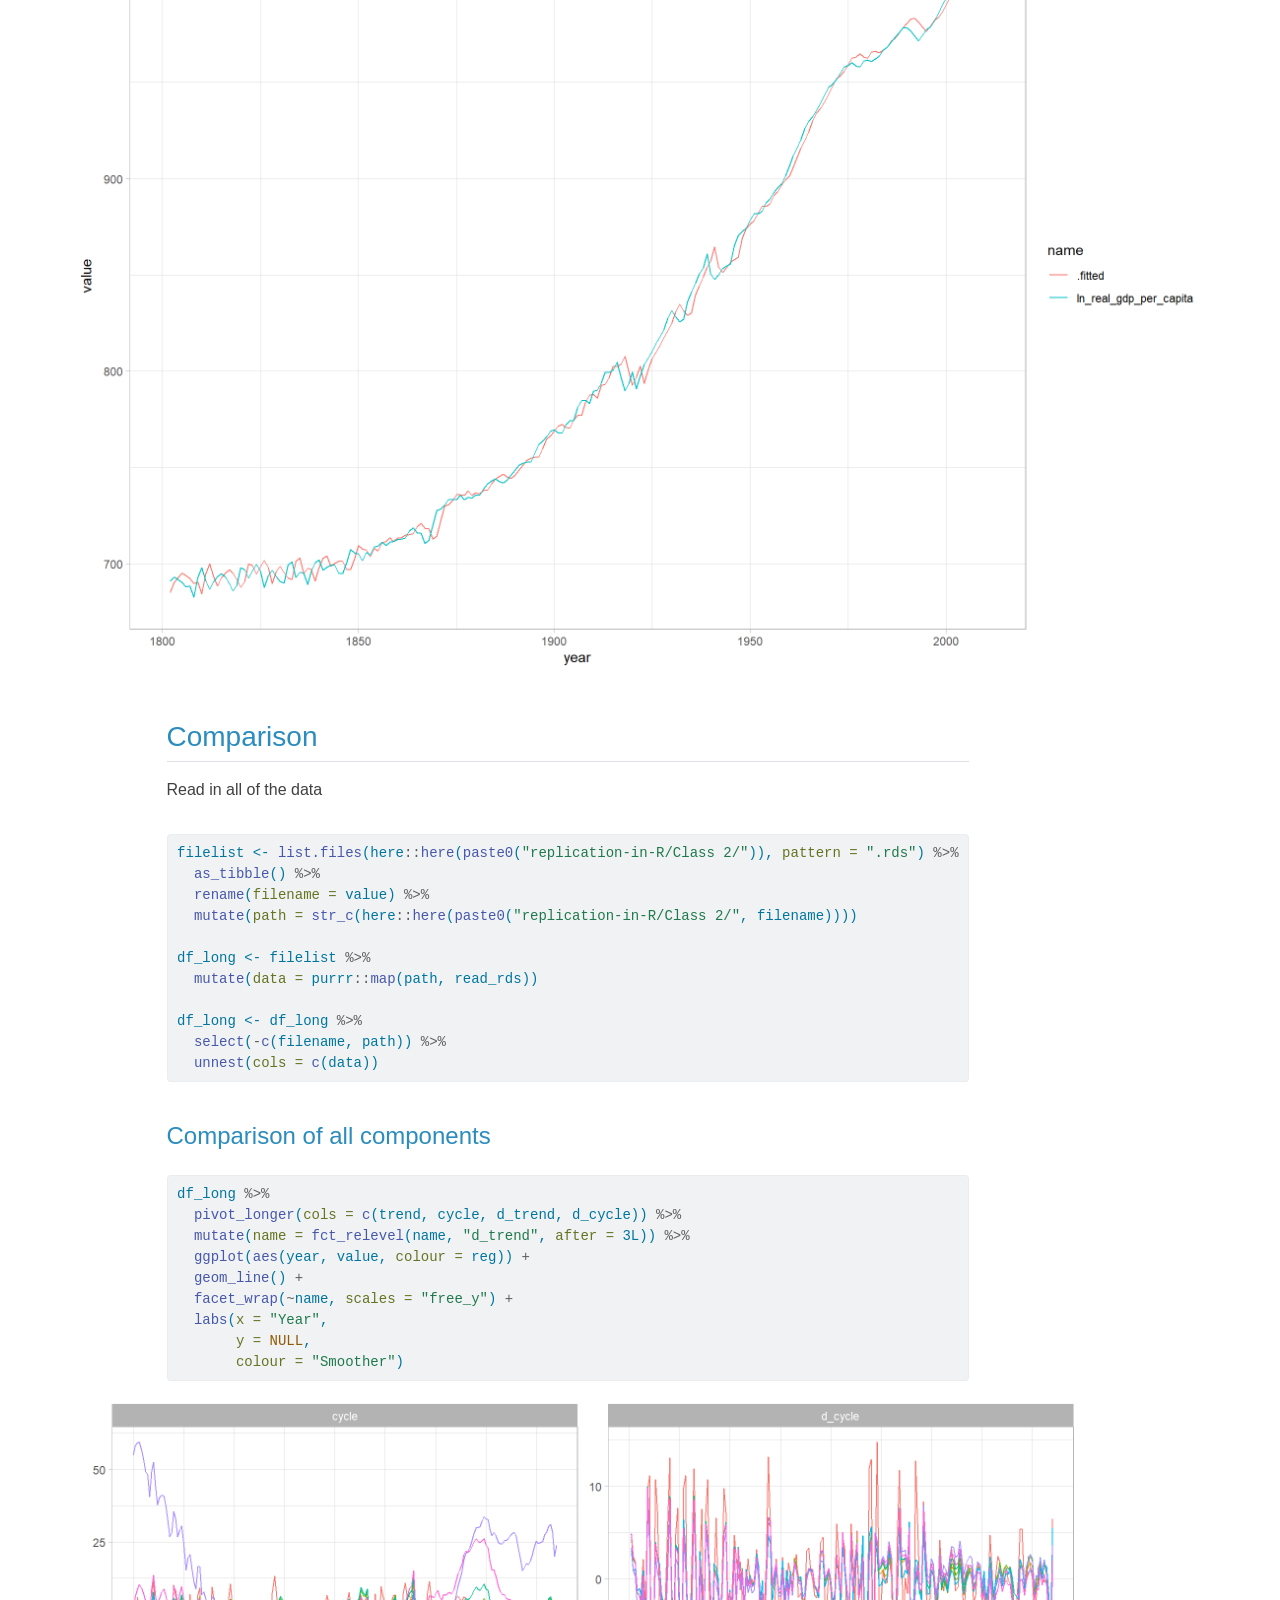
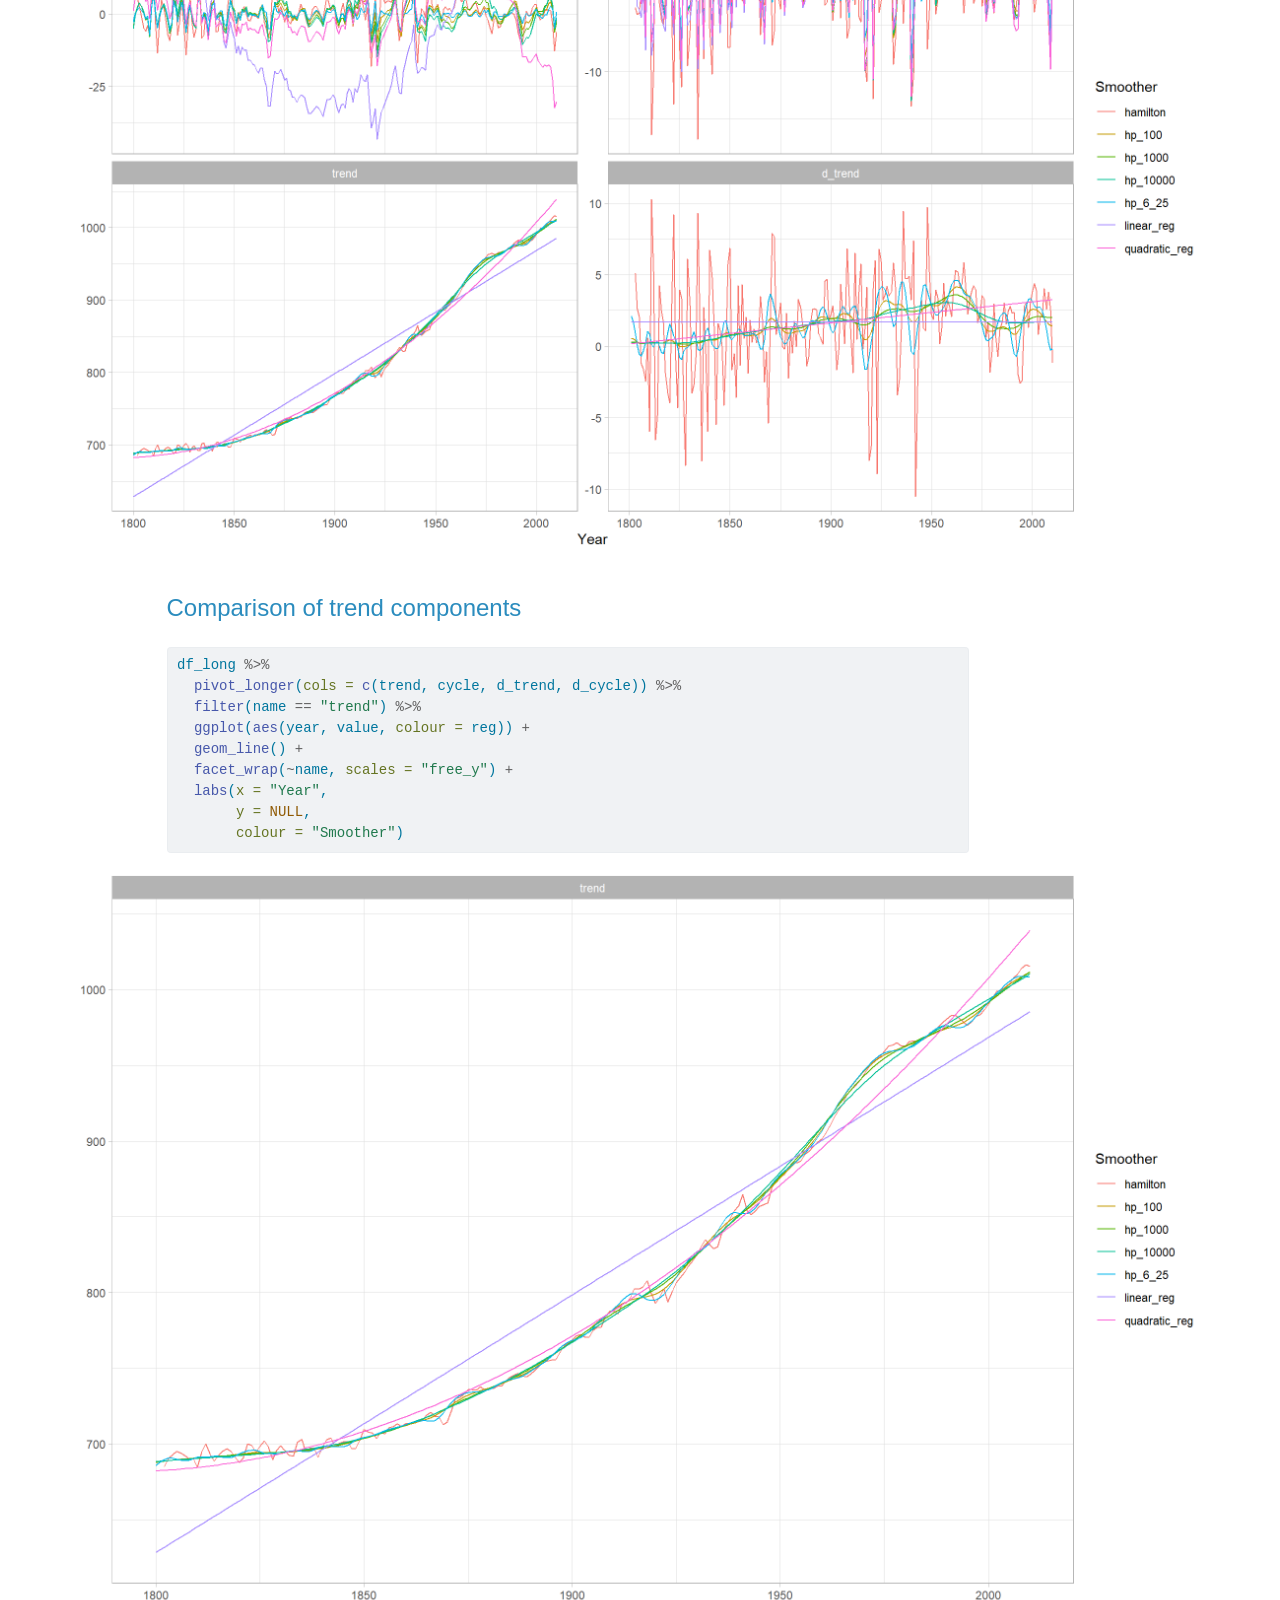
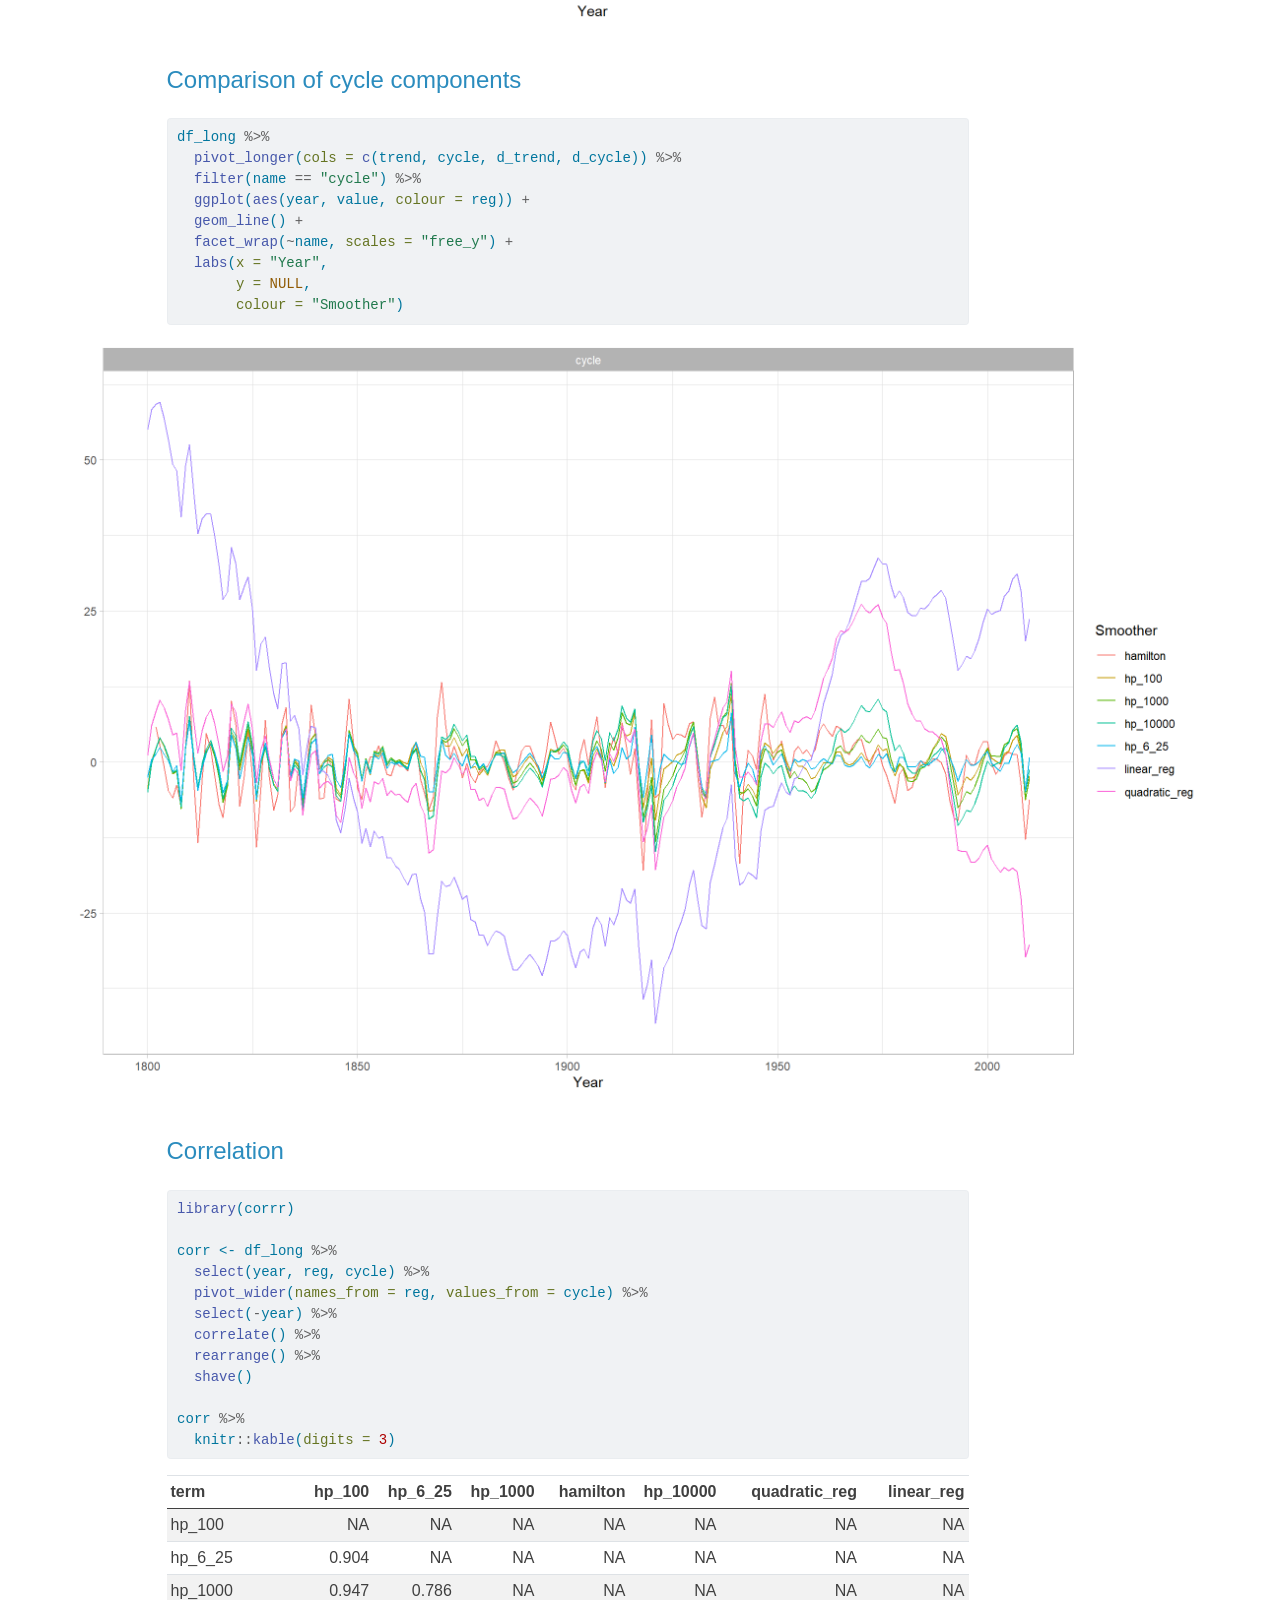
<file: docs/replication-in-R/Swedish Real GDP per Capita, 1800-2010.html>
<!DOCTYPE html>
<html xmlns="http://www.w3.org/1999/xhtml" lang="en" xml:lang="en"><head>

<meta charset="utf-8">
<meta name="generator" content="quarto-0.9.278">

<meta name="viewport" content="width=device-width, initial-scale=1.0, user-scalable=yes">


<title>Causal Inference Time Series and Economic History - Swedish Real GDP per Capita, 1800-2010</title>
<style>
code{white-space: pre-wrap;}
span.smallcaps{font-variant: small-caps;}
span.underline{text-decoration: underline;}
div.column{display: inline-block; vertical-align: top; width: 50%;}
div.hanging-indent{margin-left: 1.5em; text-indent: -1.5em;}
ul.task-list{list-style: none;}
pre > code.sourceCode { white-space: pre; position: relative; }
pre > code.sourceCode > span { display: inline-block; line-height: 1.25; }
pre > code.sourceCode > span:empty { height: 1.2em; }
.sourceCode { overflow: visible; }
code.sourceCode > span { color: inherit; text-decoration: inherit; }
div.sourceCode { margin: 1em 0; }
pre.sourceCode { margin: 0; }
@media screen {
div.sourceCode { overflow: auto; }
}
@media print {
pre > code.sourceCode { white-space: pre-wrap; }
pre > code.sourceCode > span { text-indent: -5em; padding-left: 5em; }
}
pre.numberSource code
  { counter-reset: source-line 0; }
pre.numberSource code > span
  { position: relative; left: -4em; counter-increment: source-line; }
pre.numberSource code > span > a:first-child::before
  { content: counter(source-line);
    position: relative; left: -1em; text-align: right; vertical-align: baseline;
    border: none; display: inline-block;
    -webkit-touch-callout: none; -webkit-user-select: none;
    -khtml-user-select: none; -moz-user-select: none;
    -ms-user-select: none; user-select: none;
    padding: 0 4px; width: 4em;
    color: #aaaaaa;
  }
pre.numberSource { margin-left: 3em; border-left: 1px solid #aaaaaa;  padding-left: 4px; }
div.sourceCode
  {   }
@media screen {
pre > code.sourceCode > span > a:first-child::before { text-decoration: underline; }
}
code span.al { color: #ff0000; font-weight: bold; } /* Alert */
code span.an { color: #60a0b0; font-weight: bold; font-style: italic; } /* Annotation */
code span.at { color: #7d9029; } /* Attribute */
code span.bn { color: #40a070; } /* BaseN */
code span.bu { } /* BuiltIn */
code span.cf { color: #007020; font-weight: bold; } /* ControlFlow */
code span.ch { color: #4070a0; } /* Char */
code span.cn { color: #880000; } /* Constant */
code span.co { color: #60a0b0; font-style: italic; } /* Comment */
code span.cv { color: #60a0b0; font-weight: bold; font-style: italic; } /* CommentVar */
code span.do { color: #ba2121; font-style: italic; } /* Documentation */
code span.dt { color: #902000; } /* DataType */
code span.dv { color: #40a070; } /* DecVal */
code span.er { color: #ff0000; font-weight: bold; } /* Error */
code span.ex { } /* Extension */
code span.fl { color: #40a070; } /* Float */
code span.fu { color: #06287e; } /* Function */
code span.im { } /* Import */
code span.in { color: #60a0b0; font-weight: bold; font-style: italic; } /* Information */
code span.kw { color: #007020; font-weight: bold; } /* Keyword */
code span.op { color: #666666; } /* Operator */
code span.ot { color: #007020; } /* Other */
code span.pp { color: #bc7a00; } /* Preprocessor */
code span.sc { color: #4070a0; } /* SpecialChar */
code span.ss { color: #bb6688; } /* SpecialString */
code span.st { color: #4070a0; } /* String */
code span.va { color: #19177c; } /* Variable */
code span.vs { color: #4070a0; } /* VerbatimString */
code span.wa { color: #60a0b0; font-weight: bold; font-style: italic; } /* Warning */
</style>

<script src="../site_libs/quarto-nav/quarto-nav.js"></script>
<script src="../site_libs/quarto-nav/headroom.min.js"></script>
<script src="../site_libs/clipboard/clipboard.min.js"></script>
<meta name="quarto:offset" content="../">
<script src="../site_libs/quarto-search/autocomplete.umd.js"></script>
<script src="../site_libs/quarto-search/fuse.min.js"></script>
<script src="../site_libs/quarto-search/quarto-search.js"></script>
<script src="../site_libs/quarto-html/quarto.js"></script>
<script src="../site_libs/quarto-html/popper.min.js"></script>
<script src="../site_libs/quarto-html/tippy.umd.min.js"></script>
<script src="../site_libs/quarto-html/anchor.min.js"></script>
<link href="../site_libs/quarto-html/tippy.css" rel="stylesheet">
<link id="quarto-text-highlighting-styles" href="../site_libs/quarto-html/quarto-syntax-highlighting.css" rel="stylesheet">
<script src="../site_libs/bootstrap/bootstrap.min.js"></script>
<link href="../site_libs/bootstrap/bootstrap-icons.css" rel="stylesheet">
<link href="../site_libs/bootstrap/bootstrap.min.css" rel="stylesheet">
<script id="quarto-search-options" type="application/json">{
  "location": "navbar",
  "copy-button": false,
  "collapse-after": 3,
  "panel-placement": "end",
  "type": "overlay",
  "limit": 20,
  "language": {
    "search-no-results-text": "No results",
    "search-matching-documents-text": "matching documents",
    "search-copy-link-title": "Copy link to search",
    "search-hide-matches-text": "Hide additional matches",
    "search-more-match-text": "more match in this document",
    "search-more-matches-text": "more matches in this document",
    "search-clear-button-title": "Clear",
    "search-detached-cancel-button-title": "Cancel",
    "search-submit-button-title": "Submit"
  }
}</script>


</head>

<body class="nav-fixed">

<div id="quarto-search-results"></div>
  <header id="quarto-header" class="headroom fixed-top">
    <nav class="navbar navbar-expand-lg navbar-dark ">
      <div class="navbar-container container-fluid">
      <a class="navbar-brand" href="../index.html">
    <img src="../images/favicon.ico" alt="">
    <span class="navbar-title">Causal Inference Time Series and Economic History</span>
  </a>
          <button class="navbar-toggler" type="button" data-bs-toggle="collapse" data-bs-target="#navbarCollapse" aria-controls="navbarCollapse" aria-expanded="false" aria-label="Toggle navigation" onclick="if (window.quartoToggleHeadroom) { window.quartoToggleHeadroom(); }">
  <span class="navbar-toggler-icon"></span>
</button>
          <div class="collapse navbar-collapse" id="navbarCollapse">
            <ul class="navbar-nav navbar-nav-scroll me-auto">
  <li class="nav-item">
    <a class="nav-link" href="../index.html">Replication in R</a>
  </li>  
</ul>
            <ul class="navbar-nav navbar-nav-scroll ms-auto">
  <li class="nav-item">
    <a class="nav-link" href="../about.html">About</a>
  </li>  
  <li class="nav-item compact">
    <a class="nav-link" href="https://github.com/j-jayes/Causal-Inference-Time-Series-and-Economic-History"><i class="bi bi-github" role="img">
</i> 
 </a>
  </li>  
</ul>
              <div id="quarto-search" class="" title="Search"></div>
          </div> <!-- /navcollapse -->
      </div> <!-- /container-fluid -->
    </nav>
</header>
<!-- content -->
<div id="quarto-content" class="quarto-container page-columns page-rows-contents page-layout-article page-navbar">
<!-- sidebar -->
<!-- margin-sidebar -->
    <div id="quarto-margin-sidebar" class="sidebar margin-sidebar">
        <nav id="TOC" role="doc-toc">
    <h2 id="toc-title">On this page</h2>
   
  <ul>
  <li><a href="#purpose" id="toc-purpose" class="nav-link active" data-scroll-target="#purpose">Purpose</a>
  <ul class="collapse">
  <li><a href="#read-in-data" id="toc-read-in-data" class="nav-link" data-scroll-target="#read-in-data">Read in data</a></li>
  <li><a href="#eda" id="toc-eda" class="nav-link" data-scroll-target="#eda">EDA</a></li>
  <li><a href="#reproduce-figure-5" id="toc-reproduce-figure-5" class="nav-link" data-scroll-target="#reproduce-figure-5">Reproduce Figure 5</a></li>
  <li><a href="#reproduce-figure-6" id="toc-reproduce-figure-6" class="nav-link" data-scroll-target="#reproduce-figure-6">Reproduce figure 6</a></li>
  <li><a href="#comparison" id="toc-comparison" class="nav-link" data-scroll-target="#comparison">Comparison</a></li>
  </ul></li>
  <li><a href="#regression-smoothing" id="toc-regression-smoothing" class="nav-link" data-scroll-target="#regression-smoothing">Regression smoothing</a>
  <ul class="collapse">
  <li><a href="#ols" id="toc-ols" class="nav-link" data-scroll-target="#ols">OLS</a></li>
  <li><a href="#hamilton" id="toc-hamilton" class="nav-link" data-scroll-target="#hamilton">Hamilton</a></li>
  </ul></li>
  <li><a href="#comparison-1" id="toc-comparison-1" class="nav-link" data-scroll-target="#comparison-1">Comparison</a>
  <ul class="collapse">
  <li><a href="#comparison-of-all-components" id="toc-comparison-of-all-components" class="nav-link" data-scroll-target="#comparison-of-all-components">Comparison of all components</a></li>
  <li><a href="#comparison-of-trend-components" id="toc-comparison-of-trend-components" class="nav-link" data-scroll-target="#comparison-of-trend-components">Comparison of trend components</a></li>
  <li><a href="#comparison-of-cycle-components" id="toc-comparison-of-cycle-components" class="nav-link" data-scroll-target="#comparison-of-cycle-components">Comparison of cycle components</a></li>
  <li><a href="#correlation" id="toc-correlation" class="nav-link" data-scroll-target="#correlation">Correlation</a></li>
  </ul></li>
  </ul>
</nav>
    </div>
<!-- main -->
<main class="content page-columns page-full" id="quarto-document-content">

<header id="title-block-header" class="quarto-title-block default">
<div class="quarto-title">
<h1 class="title">Swedish Real GDP per Capita, 1800-2010</h1>
</div>





<div class="quarto-title-meta">

    
    
  </div>
  

</header>

<section id="purpose" class="level2 page-columns page-full">
<h2 class="anchored" data-anchor-id="purpose">Purpose</h2>
<p>Translate the code from session 2 to R.</p>
<section id="read-in-data" class="level3">
<h3 class="anchored" data-anchor-id="read-in-data">Read in data</h3>
<div class="cell">
<div class="sourceCode cell-code" id="cb1"><pre class="sourceCode r code-with-copy"><code class="sourceCode r"><span id="cb1-1"><a href="#cb1-1" aria-hidden="true" tabindex="-1"></a><span class="fu">library</span>(tidyverse)</span>
<span id="cb1-2"><a href="#cb1-2" aria-hidden="true" tabindex="-1"></a><span class="fu">theme_set</span>(<span class="fu">theme_light</span>())</span>
<span id="cb1-3"><a href="#cb1-3" aria-hidden="true" tabindex="-1"></a>df <span class="ot">&lt;-</span> readxl<span class="sc">::</span><span class="fu">read_excel</span>(here<span class="sc">::</span><span class="fu">here</span>(<span class="st">"course-content/Class 2/Swedish Real GDP per Capita, 1800-2010.xlsx"</span>))</span>
<span id="cb1-4"><a href="#cb1-4" aria-hidden="true" tabindex="-1"></a></span>
<span id="cb1-5"><a href="#cb1-5" aria-hidden="true" tabindex="-1"></a>df <span class="ot">&lt;-</span> df <span class="sc">%&gt;%</span> </span>
<span id="cb1-6"><a href="#cb1-6" aria-hidden="true" tabindex="-1"></a>  janitor<span class="sc">::</span><span class="fu">clean_names</span>()</span>
<span id="cb1-7"><a href="#cb1-7" aria-hidden="true" tabindex="-1"></a></span>
<span id="cb1-8"><a href="#cb1-8" aria-hidden="true" tabindex="-1"></a>df <span class="ot">&lt;-</span> df <span class="sc">%&gt;%</span> </span>
<span id="cb1-9"><a href="#cb1-9" aria-hidden="true" tabindex="-1"></a>  <span class="fu">mutate</span>(<span class="at">ln_real_gdp_per_capita =</span> <span class="fu">log</span>(real_gdp_per_capita)<span class="sc">*</span><span class="dv">100</span>)</span></code><button title="Copy to Clipboard" class="code-copy-button"><i class="bi"></i></button></pre></div>
</div>
</section>
<section id="eda" class="level3">
<h3 class="anchored" data-anchor-id="eda">EDA</h3>
<div class="cell">
<div class="sourceCode cell-code" id="cb2"><pre class="sourceCode r code-with-copy"><code class="sourceCode r"><span id="cb2-1"><a href="#cb2-1" aria-hidden="true" tabindex="-1"></a>df <span class="sc">%&gt;%</span> </span>
<span id="cb2-2"><a href="#cb2-2" aria-hidden="true" tabindex="-1"></a>  <span class="fu">ggplot</span>(<span class="fu">aes</span>(year, real_gdp_per_capita)) <span class="sc">+</span></span>
<span id="cb2-3"><a href="#cb2-3" aria-hidden="true" tabindex="-1"></a>  <span class="fu">geom_point</span>() <span class="sc">+</span></span>
<span id="cb2-4"><a href="#cb2-4" aria-hidden="true" tabindex="-1"></a>  <span class="fu">geom_line</span>()</span></code><button title="Copy to Clipboard" class="code-copy-button"><i class="bi"></i></button></pre></div>
<div class="cell-output-display">
<p><img src="Swedish-Real-GDP-per-Capita,-1800-2010_files/figure-html/unnamed-chunk-3-1.png" class="img-fluid" width="576"></p>
</div>
<div class="sourceCode cell-code" id="cb3"><pre class="sourceCode r code-with-copy"><code class="sourceCode r"><span id="cb3-1"><a href="#cb3-1" aria-hidden="true" tabindex="-1"></a>df <span class="sc">%&gt;%</span> </span>
<span id="cb3-2"><a href="#cb3-2" aria-hidden="true" tabindex="-1"></a>  <span class="fu">ggplot</span>(<span class="fu">aes</span>(year, ln_real_gdp_per_capita)) <span class="sc">+</span></span>
<span id="cb3-3"><a href="#cb3-3" aria-hidden="true" tabindex="-1"></a>  <span class="fu">geom_point</span>() <span class="sc">+</span></span>
<span id="cb3-4"><a href="#cb3-4" aria-hidden="true" tabindex="-1"></a>  <span class="fu">geom_line</span>()</span></code><button title="Copy to Clipboard" class="code-copy-button"><i class="bi"></i></button></pre></div>
<div class="cell-output-display">
<p><img src="Swedish-Real-GDP-per-Capita,-1800-2010_files/figure-html/unnamed-chunk-3-2.png" class="img-fluid" width="576"></p>
</div>
</div>
</section>
<section id="reproduce-figure-5" class="level3 page-columns page-full">
<h3 class="anchored" data-anchor-id="reproduce-figure-5">Reproduce Figure 5</h3>
<p>In the function below we do a number of things</p>
<p>I walk through each:</p>
<ol type="1">
<li><p>We have two inputs, the smoothing factor, <code>sf</code> and a label called <code>label</code>.</p></li>
<li><p>From the <strong>mFilter</strong> library we call <strong>hpfilter</strong> on the logged version of the real gdp series. We supply the smoothing factor with command <code>freq = sf</code>. This is assigned to hp as an <strong>mFilter</strong> list object.</p></li>
<li><p>We create a <strong>tibble</strong> from this object which is easier to work with.</p></li>
<li><p>We create our differenced variables for the cycle and trend components.</p></li>
<li><p>We save this tibble as an RDS file with the label we provide as an argument to the function.</p></li>
<li><p>We then plot the series components as a <strong>ggplot</strong>, faceting by the components.</p></li>
</ol>
<div class="cell">
<div class="sourceCode cell-code" id="cb4"><pre class="sourceCode r code-with-copy"><code class="sourceCode r"><span id="cb4-1"><a href="#cb4-1" aria-hidden="true" tabindex="-1"></a><span class="co"># tsfilter hp HP_Cycle_100 = ln_RealGDPperCapita, smooth(100) trend(HP_Trend_100)</span></span>
<span id="cb4-2"><a href="#cb4-2" aria-hidden="true" tabindex="-1"></a></span>
<span id="cb4-3"><a href="#cb4-3" aria-hidden="true" tabindex="-1"></a><span class="fu">library</span>(mFilter)</span>
<span id="cb4-4"><a href="#cb4-4" aria-hidden="true" tabindex="-1"></a></span>
<span id="cb4-5"><a href="#cb4-5" aria-hidden="true" tabindex="-1"></a>plot_hp_filter <span class="ot">&lt;-</span> <span class="cf">function</span>(sf, label) {</span>
<span id="cb4-6"><a href="#cb4-6" aria-hidden="true" tabindex="-1"></a>  <span class="fu">message</span>(<span class="st">"Plotting HP filtered series with smoothing factor "</span>, sf)</span>
<span id="cb4-7"><a href="#cb4-7" aria-hidden="true" tabindex="-1"></a>  hp <span class="ot">&lt;-</span> mFilter<span class="sc">::</span><span class="fu">hpfilter</span>(df<span class="sc">$</span>ln_real_gdp_per_capita, <span class="at">freq =</span> sf)</span>
<span id="cb4-8"><a href="#cb4-8" aria-hidden="true" tabindex="-1"></a></span>
<span id="cb4-9"><a href="#cb4-9" aria-hidden="true" tabindex="-1"></a>  df_hp <span class="ot">&lt;-</span> <span class="fu">tibble</span>(</span>
<span id="cb4-10"><a href="#cb4-10" aria-hidden="true" tabindex="-1"></a>    <span class="at">year =</span> df<span class="sc">$</span>year,</span>
<span id="cb4-11"><a href="#cb4-11" aria-hidden="true" tabindex="-1"></a>    <span class="at">cycle =</span> hp<span class="sc">$</span>cycle,</span>
<span id="cb4-12"><a href="#cb4-12" aria-hidden="true" tabindex="-1"></a>    <span class="co"># don't know why this is hp$trend[,1]?</span></span>
<span id="cb4-13"><a href="#cb4-13" aria-hidden="true" tabindex="-1"></a>    <span class="at">trend =</span> hp<span class="sc">$</span>trend[, <span class="dv">1</span>]</span>
<span id="cb4-14"><a href="#cb4-14" aria-hidden="true" tabindex="-1"></a>  )</span>
<span id="cb4-15"><a href="#cb4-15" aria-hidden="true" tabindex="-1"></a></span>
<span id="cb4-16"><a href="#cb4-16" aria-hidden="true" tabindex="-1"></a>  df_hp <span class="ot">&lt;-</span> df_hp <span class="sc">%&gt;%</span></span>
<span id="cb4-17"><a href="#cb4-17" aria-hidden="true" tabindex="-1"></a>    <span class="fu">mutate</span>(</span>
<span id="cb4-18"><a href="#cb4-18" aria-hidden="true" tabindex="-1"></a>      <span class="at">d_cycle =</span> cycle <span class="sc">-</span> <span class="fu">lag</span>(cycle),</span>
<span id="cb4-19"><a href="#cb4-19" aria-hidden="true" tabindex="-1"></a>      <span class="at">d_trend =</span> trend <span class="sc">-</span> <span class="fu">lag</span>(trend),</span>
<span id="cb4-20"><a href="#cb4-20" aria-hidden="true" tabindex="-1"></a>      <span class="at">reg =</span> label</span>
<span id="cb4-21"><a href="#cb4-21" aria-hidden="true" tabindex="-1"></a>    )</span>
<span id="cb4-22"><a href="#cb4-22" aria-hidden="true" tabindex="-1"></a></span>
<span id="cb4-23"><a href="#cb4-23" aria-hidden="true" tabindex="-1"></a>  df_hp <span class="sc">%&gt;%</span> <span class="fu">write_rds</span>(here<span class="sc">::</span><span class="fu">here</span>(<span class="fu">paste0</span>(<span class="st">"replication-in-R/Class 2/"</span>, label, <span class="st">".rds"</span>)))</span>
<span id="cb4-24"><a href="#cb4-24" aria-hidden="true" tabindex="-1"></a></span>
<span id="cb4-25"><a href="#cb4-25" aria-hidden="true" tabindex="-1"></a>  df_hp <span class="sc">%&gt;%</span></span>
<span id="cb4-26"><a href="#cb4-26" aria-hidden="true" tabindex="-1"></a>    <span class="fu">pivot_longer</span>(cycle<span class="sc">:</span>d_trend) <span class="sc">%&gt;%</span></span>
<span id="cb4-27"><a href="#cb4-27" aria-hidden="true" tabindex="-1"></a>    <span class="co"># this puts the facets in a nice order</span></span>
<span id="cb4-28"><a href="#cb4-28" aria-hidden="true" tabindex="-1"></a>    <span class="fu">mutate</span>(<span class="at">name =</span> <span class="fu">fct_relevel</span>(name, <span class="st">"d_trend"</span>, <span class="at">after =</span> 3L)) <span class="sc">%&gt;%</span></span>
<span id="cb4-29"><a href="#cb4-29" aria-hidden="true" tabindex="-1"></a>    <span class="fu">ggplot</span>(<span class="fu">aes</span>(year, value, <span class="at">colour =</span> name)) <span class="sc">+</span></span>
<span id="cb4-30"><a href="#cb4-30" aria-hidden="true" tabindex="-1"></a>    <span class="fu">geom_line</span>(<span class="at">show.legend =</span> F) <span class="sc">+</span></span>
<span id="cb4-31"><a href="#cb4-31" aria-hidden="true" tabindex="-1"></a>    <span class="fu">facet_wrap</span>(<span class="sc">~</span>name, <span class="at">nrow =</span> <span class="dv">2</span>, <span class="at">scales =</span> <span class="st">"free"</span>) <span class="sc">+</span></span>
<span id="cb4-32"><a href="#cb4-32" aria-hidden="true" tabindex="-1"></a>    <span class="fu">labs</span>(</span>
<span id="cb4-33"><a href="#cb4-33" aria-hidden="true" tabindex="-1"></a>      <span class="at">x =</span> <span class="st">"Year"</span>,</span>
<span id="cb4-34"><a href="#cb4-34" aria-hidden="true" tabindex="-1"></a>      <span class="at">y =</span> <span class="st">"ln_RealGDPperCapita cycle and trend components from hp filter"</span>,</span>
<span id="cb4-35"><a href="#cb4-35" aria-hidden="true" tabindex="-1"></a>      <span class="at">title =</span> <span class="fu">paste0</span>(<span class="st">"Smoothing factor "</span>, sf)</span>
<span id="cb4-36"><a href="#cb4-36" aria-hidden="true" tabindex="-1"></a>    )</span>
<span id="cb4-37"><a href="#cb4-37" aria-hidden="true" tabindex="-1"></a>}</span></code><button title="Copy to Clipboard" class="code-copy-button"><i class="bi"></i></button></pre></div>
</div>
<div class="cell page-columns page-full">
<div class="sourceCode cell-code" id="cb5"><pre class="sourceCode r code-with-copy"><code class="sourceCode r"><span id="cb5-1"><a href="#cb5-1" aria-hidden="true" tabindex="-1"></a><span class="fu">plot_hp_filter</span>(<span class="dv">100</span>, <span class="st">"hp_100"</span>)</span></code><button title="Copy to Clipboard" class="code-copy-button"><i class="bi"></i></button></pre></div>
<div class="cell-output-display column-page">
<p><img src="Swedish-Real-GDP-per-Capita,-1800-2010_files/figure-html/unnamed-chunk-5-1.png" class="img-fluid" width="1152"></p>
</div>
</div>
</section>
<section id="reproduce-figure-6" class="level3 page-columns page-full">
<h3 class="anchored" data-anchor-id="reproduce-figure-6">Reproduce figure 6</h3>
<div class="cell page-columns page-full">
<div class="sourceCode cell-code" id="cb6"><pre class="sourceCode r code-with-copy"><code class="sourceCode r"><span id="cb6-1"><a href="#cb6-1" aria-hidden="true" tabindex="-1"></a><span class="co"># tsfilter hp HP_Cycle_10000 = ln_RealGDPperCapita, smooth(10000) trend(HP_Trend_10000)</span></span>
<span id="cb6-2"><a href="#cb6-2" aria-hidden="true" tabindex="-1"></a></span>
<span id="cb6-3"><a href="#cb6-3" aria-hidden="true" tabindex="-1"></a><span class="fu">plot_hp_filter</span>(<span class="dv">10000</span>, <span class="st">"hp_10000"</span>)</span></code><button title="Copy to Clipboard" class="code-copy-button"><i class="bi"></i></button></pre></div>
<div class="cell-output-display column-page">
<p><img src="Swedish-Real-GDP-per-Capita,-1800-2010_files/figure-html/unnamed-chunk-6-1.png" class="img-fluid" width="1152"></p>
</div>
</div>
</section>
<section id="comparison" class="level3 page-columns page-full">
<h3 class="anchored" data-anchor-id="comparison">Comparison</h3>
<div class="cell page-columns page-full">
<div class="sourceCode cell-code" id="cb7"><pre class="sourceCode r code-with-copy"><code class="sourceCode r"><span id="cb7-1"><a href="#cb7-1" aria-hidden="true" tabindex="-1"></a><span class="co"># tsfilter hp HP_Cycle_6 = ln_RealGDPperCapita, smooth(6.25) trend(HP_Trend_6)</span></span>
<span id="cb7-2"><a href="#cb7-2" aria-hidden="true" tabindex="-1"></a></span>
<span id="cb7-3"><a href="#cb7-3" aria-hidden="true" tabindex="-1"></a><span class="fu">plot_hp_filter</span>(<span class="fl">6.25</span>, <span class="st">"hp_6_25"</span>)</span></code><button title="Copy to Clipboard" class="code-copy-button"><i class="bi"></i></button></pre></div>
<div class="cell-output-display column-page">
<p><img src="Swedish-Real-GDP-per-Capita,-1800-2010_files/figure-html/unnamed-chunk-7-1.png" class="img-fluid" width="1152"></p>
</div>
</div>
</section>
</section>
<section id="regression-smoothing" class="level2 page-columns page-full">
<h2 class="anchored" data-anchor-id="regression-smoothing">Regression smoothing</h2>
<p>Here we use our <code>mutate</code> command to create the variables we will need for the quadratic regression and the Hamilton filter.</p>
<div class="cell">
<div class="sourceCode cell-code" id="cb8"><pre class="sourceCode r code-with-copy"><code class="sourceCode r"><span id="cb8-1"><a href="#cb8-1" aria-hidden="true" tabindex="-1"></a>df <span class="ot">&lt;-</span> df <span class="sc">%&gt;%</span> </span>
<span id="cb8-2"><a href="#cb8-2" aria-hidden="true" tabindex="-1"></a>  <span class="fu">mutate</span>(<span class="at">year_2 =</span> year<span class="sc">^</span><span class="dv">2</span>,</span>
<span id="cb8-3"><a href="#cb8-3" aria-hidden="true" tabindex="-1"></a>         <span class="at">l2_ln_real_gdp_per_capita =</span> <span class="fu">lag</span>(ln_real_gdp_per_capita, <span class="at">n =</span> <span class="dv">2</span>))</span></code><button title="Copy to Clipboard" class="code-copy-button"><i class="bi"></i></button></pre></div>
</div>
<p>Now we create a function that will take a list of variables and a label. It does a regression, prints a summary of the regression and then makes a plot of the original logged series and a trend line created from the coefficients in the regression.</p>
<div class="cell">
<div class="sourceCode cell-code" id="cb9"><pre class="sourceCode r code-with-copy"><code class="sourceCode r"><span id="cb9-1"><a href="#cb9-1" aria-hidden="true" tabindex="-1"></a>augment_reg <span class="ot">&lt;-</span> <span class="cf">function</span>(var, label) {</span>
<span id="cb9-2"><a href="#cb9-2" aria-hidden="true" tabindex="-1"></a>  df_temp <span class="ot">&lt;-</span> df <span class="sc">%&gt;%</span></span>
<span id="cb9-3"><a href="#cb9-3" aria-hidden="true" tabindex="-1"></a>    <span class="fu">select</span>(ln_real_gdp_per_capita, {{ var }})</span>
<span id="cb9-4"><a href="#cb9-4" aria-hidden="true" tabindex="-1"></a></span>
<span id="cb9-5"><a href="#cb9-5" aria-hidden="true" tabindex="-1"></a>  reg <span class="ot">&lt;-</span> <span class="fu">lm</span>(ln_real_gdp_per_capita <span class="sc">~</span> ., <span class="at">data =</span> df_temp)</span>
<span id="cb9-6"><a href="#cb9-6" aria-hidden="true" tabindex="-1"></a></span>
<span id="cb9-7"><a href="#cb9-7" aria-hidden="true" tabindex="-1"></a>  summary <span class="ot">&lt;-</span> reg <span class="sc">%&gt;%</span> <span class="fu">summary</span>()</span>
<span id="cb9-8"><a href="#cb9-8" aria-hidden="true" tabindex="-1"></a></span>
<span id="cb9-9"><a href="#cb9-9" aria-hidden="true" tabindex="-1"></a>  df_reg <span class="ot">&lt;-</span> reg <span class="sc">%&gt;%</span></span>
<span id="cb9-10"><a href="#cb9-10" aria-hidden="true" tabindex="-1"></a>    broom<span class="sc">::</span><span class="fu">augment</span>() <span class="sc">%&gt;%</span></span>
<span id="cb9-11"><a href="#cb9-11" aria-hidden="true" tabindex="-1"></a>    <span class="fu">mutate</span>(</span>
<span id="cb9-12"><a href="#cb9-12" aria-hidden="true" tabindex="-1"></a>      <span class="at">trend =</span> .fitted,</span>
<span id="cb9-13"><a href="#cb9-13" aria-hidden="true" tabindex="-1"></a>      <span class="at">cycle =</span> .resid,</span>
<span id="cb9-14"><a href="#cb9-14" aria-hidden="true" tabindex="-1"></a>      <span class="at">d_cycle =</span> cycle <span class="sc">-</span> <span class="fu">lag</span>(cycle),</span>
<span id="cb9-15"><a href="#cb9-15" aria-hidden="true" tabindex="-1"></a>      <span class="at">d_trend =</span> trend <span class="sc">-</span> <span class="fu">lag</span>(trend),</span>
<span id="cb9-16"><a href="#cb9-16" aria-hidden="true" tabindex="-1"></a>      <span class="at">reg =</span> label</span>
<span id="cb9-17"><a href="#cb9-17" aria-hidden="true" tabindex="-1"></a>    )</span>
<span id="cb9-18"><a href="#cb9-18" aria-hidden="true" tabindex="-1"></a></span>
<span id="cb9-19"><a href="#cb9-19" aria-hidden="true" tabindex="-1"></a>  df_reg <span class="sc">%&gt;%</span> <span class="fu">write_rds</span>(here<span class="sc">::</span><span class="fu">here</span>(<span class="fu">paste0</span>(<span class="st">"replication-in-R/Class 2/"</span>, label, <span class="st">".rds"</span>)))</span>
<span id="cb9-20"><a href="#cb9-20" aria-hidden="true" tabindex="-1"></a></span>
<span id="cb9-21"><a href="#cb9-21" aria-hidden="true" tabindex="-1"></a>  plot <span class="ot">&lt;-</span> df_reg <span class="sc">%&gt;%</span></span>
<span id="cb9-22"><a href="#cb9-22" aria-hidden="true" tabindex="-1"></a>    <span class="fu">pivot_longer</span>(<span class="at">cols =</span> <span class="fu">c</span>(ln_real_gdp_per_capita, trend)) <span class="sc">%&gt;%</span></span>
<span id="cb9-23"><a href="#cb9-23" aria-hidden="true" tabindex="-1"></a>    <span class="fu">ggplot</span>(<span class="fu">aes</span>(year, value, <span class="at">colour =</span> name)) <span class="sc">+</span></span>
<span id="cb9-24"><a href="#cb9-24" aria-hidden="true" tabindex="-1"></a>    <span class="fu">geom_line</span>()</span>
<span id="cb9-25"><a href="#cb9-25" aria-hidden="true" tabindex="-1"></a>  </span>
<span id="cb9-26"><a href="#cb9-26" aria-hidden="true" tabindex="-1"></a>  out <span class="ot">&lt;-</span> <span class="fu">list</span>(summary, plot)</span>
<span id="cb9-27"><a href="#cb9-27" aria-hidden="true" tabindex="-1"></a>  </span>
<span id="cb9-28"><a href="#cb9-28" aria-hidden="true" tabindex="-1"></a>  <span class="fu">return</span>(out)</span>
<span id="cb9-29"><a href="#cb9-29" aria-hidden="true" tabindex="-1"></a>  </span>
<span id="cb9-30"><a href="#cb9-30" aria-hidden="true" tabindex="-1"></a>}</span></code><button title="Copy to Clipboard" class="code-copy-button"><i class="bi"></i></button></pre></div>
</div>
<section id="ols" class="level3 page-columns page-full">
<h3 class="anchored" data-anchor-id="ols">OLS</h3>
<section id="linear" class="level4 page-columns page-full">
<h4 class="anchored" data-anchor-id="linear">Linear</h4>
<p>The linear regression obviously produces a nice straight regression line.</p>
<div class="cell page-columns page-full">
<div class="sourceCode cell-code" id="cb10"><pre class="sourceCode r code-with-copy"><code class="sourceCode r"><span id="cb10-1"><a href="#cb10-1" aria-hidden="true" tabindex="-1"></a><span class="co"># reg ln_RealGDPperCapita Year</span></span>
<span id="cb10-2"><a href="#cb10-2" aria-hidden="true" tabindex="-1"></a><span class="co"># predict OLS_Lin_Trend, xb</span></span>
<span id="cb10-3"><a href="#cb10-3" aria-hidden="true" tabindex="-1"></a><span class="co"># predict OLS_Lin_Cycle, res</span></span>
<span id="cb10-4"><a href="#cb10-4" aria-hidden="true" tabindex="-1"></a></span>
<span id="cb10-5"><a href="#cb10-5" aria-hidden="true" tabindex="-1"></a><span class="fu">augment_reg</span>(year, <span class="st">"linear_reg"</span>)</span></code><button title="Copy to Clipboard" class="code-copy-button"><i class="bi"></i></button></pre></div>
<div class="cell-output cell-output-stdout">
<pre><code>[[1]]

Call:
lm(formula = ln_real_gdp_per_capita ~ ., data = df_temp)

Residuals:
    Min      1Q  Median      3Q     Max 
-43.270 -24.553  -4.986  24.971  59.570 

Coefficients:
              Estimate Std. Error t value Pr(&gt;|t|)    
(Intercept) -2432.0502    57.3685  -42.39   &lt;2e-16 ***
year            1.7003     0.0301   56.49   &lt;2e-16 ***
---
Signif. codes:  0 '***' 0.001 '**' 0.01 '*' 0.05 '.' 0.1 ' ' 1

Residual standard error: 26.63 on 209 degrees of freedom
Multiple R-squared:  0.9385,    Adjusted R-squared:  0.9382 
F-statistic:  3191 on 1 and 209 DF,  p-value: &lt; 2.2e-16


[[2]]</code></pre>
</div>
<div class="cell-output-display column-page">
<p><img src="Swedish-Real-GDP-per-Capita,-1800-2010_files/figure-html/unnamed-chunk-10-1.png" class="img-fluid" width="1152"></p>
</div>
</div>
</section>
<section id="quadratic" class="level4 page-columns page-full">
<h4 class="anchored" data-anchor-id="quadratic">Quadratic</h4>
<p>The quadratic regression produces a lovely parabolic shape.</p>
<div class="cell page-columns page-full">
<div class="sourceCode cell-code" id="cb12"><pre class="sourceCode r code-with-copy"><code class="sourceCode r"><span id="cb12-1"><a href="#cb12-1" aria-hidden="true" tabindex="-1"></a><span class="co"># gen Year2 = Year^2</span></span>
<span id="cb12-2"><a href="#cb12-2" aria-hidden="true" tabindex="-1"></a><span class="co"># reg ln_RealGDPperCapita Year Year2</span></span>
<span id="cb12-3"><a href="#cb12-3" aria-hidden="true" tabindex="-1"></a><span class="co"># predict OLS_Nonlin_Trend, xb</span></span>
<span id="cb12-4"><a href="#cb12-4" aria-hidden="true" tabindex="-1"></a><span class="co"># predict OLS_Nonlin_Cycle, res</span></span>
<span id="cb12-5"><a href="#cb12-5" aria-hidden="true" tabindex="-1"></a></span>
<span id="cb12-6"><a href="#cb12-6" aria-hidden="true" tabindex="-1"></a><span class="fu">augment_reg</span>(<span class="fu">c</span>(year, year_2), <span class="st">"quadratic_reg"</span>)</span></code><button title="Copy to Clipboard" class="code-copy-button"><i class="bi"></i></button></pre></div>
<div class="cell-output cell-output-stdout">
<pre><code>[[1]]

Call:
lm(formula = ln_real_gdp_per_capita ~ ., data = df_temp)

Residuals:
    Min      1Q  Median      3Q     Max 
-32.283  -5.950  -1.446   6.157  26.128 

Coefficients:
              Estimate Std. Error t value Pr(&gt;|t|)    
(Intercept)  2.426e+04  7.781e+02   31.18   &lt;2e-16 ***
year        -2.636e+01  8.175e-01  -32.24   &lt;2e-16 ***
year_2       7.364e-03  2.145e-04   34.32   &lt;2e-16 ***
---
Signif. codes:  0 '***' 0.001 '**' 0.01 '*' 0.05 '.' 0.1 ' ' 1

Residual standard error: 10.34 on 208 degrees of freedom
Multiple R-squared:  0.9908,    Adjusted R-squared:  0.9907 
F-statistic: 1.117e+04 on 2 and 208 DF,  p-value: &lt; 2.2e-16


[[2]]</code></pre>
</div>
<div class="cell-output-display column-page">
<p><img src="Swedish-Real-GDP-per-Capita,-1800-2010_files/figure-html/unnamed-chunk-11-1.png" class="img-fluid" width="1152"></p>
</div>
</div>
</section>
</section>
<section id="hamilton" class="level3 page-columns page-full">
<h3 class="anchored" data-anchor-id="hamilton">Hamilton</h3>
<p>For yearly data: yt+2 = β0 + β1yt + ut+2.</p>
<p>I think this is wrong though?</p>
<div class="cell">
<div class="sourceCode cell-code" id="cb14"><pre class="sourceCode r code-with-copy"><code class="sourceCode r"><span id="cb14-1"><a href="#cb14-1" aria-hidden="true" tabindex="-1"></a><span class="co"># reg ln_RealGDPperCapita L2.ln_RealGDPperCapita</span></span>
<span id="cb14-2"><a href="#cb14-2" aria-hidden="true" tabindex="-1"></a><span class="co"># predict Ham_Trend, xb</span></span>
<span id="cb14-3"><a href="#cb14-3" aria-hidden="true" tabindex="-1"></a><span class="co"># predict Ham_Cycle, res</span></span>
<span id="cb14-4"><a href="#cb14-4" aria-hidden="true" tabindex="-1"></a></span>
<span id="cb14-5"><a href="#cb14-5" aria-hidden="true" tabindex="-1"></a>lm_hamilton <span class="ot">&lt;-</span> <span class="fu">lm</span>(ln_real_gdp_per_capita <span class="sc">~</span> l2_ln_real_gdp_per_capita, <span class="at">data =</span> df)</span>
<span id="cb14-6"><a href="#cb14-6" aria-hidden="true" tabindex="-1"></a></span>
<span id="cb14-7"><a href="#cb14-7" aria-hidden="true" tabindex="-1"></a>lm_hamilton <span class="sc">%&gt;%</span> </span>
<span id="cb14-8"><a href="#cb14-8" aria-hidden="true" tabindex="-1"></a>  <span class="fu">summary</span>()</span></code><button title="Copy to Clipboard" class="code-copy-button"><i class="bi"></i></button></pre></div>
<div class="cell-output cell-output-stdout">
<pre><code>
Call:
lm(formula = ln_real_gdp_per_capita ~ l2_ln_real_gdp_per_capita, 
    data = df)

Residuals:
     Min       1Q   Median       3Q      Max 
-17.9392  -2.8542   0.4106   3.2793  13.4767 

Coefficients:
                           Estimate Std. Error t value Pr(&gt;|t|)    
(Intercept)               -4.705552   2.759536  -1.705   0.0897 .  
l2_ln_real_gdp_per_capita  1.009656   0.003399 297.059   &lt;2e-16 ***
---
Signif. codes:  0 '***' 0.001 '**' 0.01 '*' 0.05 '.' 0.1 ' ' 1

Residual standard error: 5.189 on 207 degrees of freedom
  (2 observations deleted due to missingness)
Multiple R-squared:  0.9977,    Adjusted R-squared:  0.9976 
F-statistic: 8.824e+04 on 1 and 207 DF,  p-value: &lt; 2.2e-16</code></pre>
</div>
<div class="sourceCode cell-code" id="cb16"><pre class="sourceCode r code-with-copy"><code class="sourceCode r"><span id="cb16-1"><a href="#cb16-1" aria-hidden="true" tabindex="-1"></a>df_lm_hamilton <span class="ot">&lt;-</span> lm_hamilton <span class="sc">%&gt;%</span> </span>
<span id="cb16-2"><a href="#cb16-2" aria-hidden="true" tabindex="-1"></a>  broom<span class="sc">::</span><span class="fu">augment</span>() <span class="sc">%&gt;%</span> </span>
<span id="cb16-3"><a href="#cb16-3" aria-hidden="true" tabindex="-1"></a>  <span class="fu">bind_cols</span>(df <span class="sc">%&gt;%</span> </span>
<span id="cb16-4"><a href="#cb16-4" aria-hidden="true" tabindex="-1"></a>              <span class="fu">select</span>(year) <span class="sc">%&gt;%</span> </span>
<span id="cb16-5"><a href="#cb16-5" aria-hidden="true" tabindex="-1"></a>              <span class="fu">tail</span>(<span class="dv">209</span>)) <span class="sc">%&gt;%</span> </span>
<span id="cb16-6"><a href="#cb16-6" aria-hidden="true" tabindex="-1"></a>  <span class="fu">select</span>(<span class="sc">-</span>.rownames)</span>
<span id="cb16-7"><a href="#cb16-7" aria-hidden="true" tabindex="-1"></a></span>
<span id="cb16-8"><a href="#cb16-8" aria-hidden="true" tabindex="-1"></a>df_lm_hamilton <span class="sc">%&gt;%</span></span>
<span id="cb16-9"><a href="#cb16-9" aria-hidden="true" tabindex="-1"></a>  <span class="fu">mutate</span>(<span class="at">reg =</span> <span class="st">"hamilton"</span>) <span class="sc">%&gt;%</span></span>
<span id="cb16-10"><a href="#cb16-10" aria-hidden="true" tabindex="-1"></a>  <span class="fu">mutate</span>(</span>
<span id="cb16-11"><a href="#cb16-11" aria-hidden="true" tabindex="-1"></a>    <span class="at">trend =</span> .fitted,</span>
<span id="cb16-12"><a href="#cb16-12" aria-hidden="true" tabindex="-1"></a>    <span class="at">cycle =</span> .resid,</span>
<span id="cb16-13"><a href="#cb16-13" aria-hidden="true" tabindex="-1"></a>    <span class="at">d_cycle =</span> cycle <span class="sc">-</span> <span class="fu">lag</span>(cycle),</span>
<span id="cb16-14"><a href="#cb16-14" aria-hidden="true" tabindex="-1"></a>    <span class="at">d_trend =</span> trend <span class="sc">-</span> <span class="fu">lag</span>(trend),</span>
<span id="cb16-15"><a href="#cb16-15" aria-hidden="true" tabindex="-1"></a>  ) <span class="sc">%&gt;%</span></span>
<span id="cb16-16"><a href="#cb16-16" aria-hidden="true" tabindex="-1"></a>  <span class="fu">write_rds</span>(here<span class="sc">::</span><span class="fu">here</span>(<span class="fu">paste0</span>(<span class="st">"replication-in-R/Class 2/"</span>, <span class="st">"hamilton"</span>, <span class="st">".rds"</span>)))</span></code><button title="Copy to Clipboard" class="code-copy-button"><i class="bi"></i></button></pre></div>
</div>
<div class="cell page-columns page-full">
<div class="sourceCode cell-code" id="cb17"><pre class="sourceCode r code-with-copy"><code class="sourceCode r"><span id="cb17-1"><a href="#cb17-1" aria-hidden="true" tabindex="-1"></a>df_lm_hamilton <span class="sc">%&gt;%</span> </span>
<span id="cb17-2"><a href="#cb17-2" aria-hidden="true" tabindex="-1"></a>  <span class="fu">pivot_longer</span>(<span class="at">cols =</span> <span class="fu">c</span>(ln_real_gdp_per_capita, .fitted)) <span class="sc">%&gt;%</span> </span>
<span id="cb17-3"><a href="#cb17-3" aria-hidden="true" tabindex="-1"></a>  <span class="fu">ggplot</span>(<span class="fu">aes</span>(year, value, <span class="at">colour =</span> name)) <span class="sc">+</span></span>
<span id="cb17-4"><a href="#cb17-4" aria-hidden="true" tabindex="-1"></a>  <span class="fu">geom_line</span>()</span></code><button title="Copy to Clipboard" class="code-copy-button"><i class="bi"></i></button></pre></div>
<div class="cell-output-display column-page">
<p><img src="Swedish-Real-GDP-per-Capita,-1800-2010_files/figure-html/unnamed-chunk-13-1.png" class="img-fluid" width="1152"></p>
</div>
</div>
</section>
</section>
<section id="comparison-1" class="level2 page-columns page-full">
<h2 class="anchored" data-anchor-id="comparison-1">Comparison</h2>
<p>Read in all of the data</p>
<div class="cell">
<div class="sourceCode cell-code" id="cb18"><pre class="sourceCode r code-with-copy"><code class="sourceCode r"><span id="cb18-1"><a href="#cb18-1" aria-hidden="true" tabindex="-1"></a>filelist <span class="ot">&lt;-</span> <span class="fu">list.files</span>(here<span class="sc">::</span><span class="fu">here</span>(<span class="fu">paste0</span>(<span class="st">"replication-in-R/Class 2/"</span>)), <span class="at">pattern =</span> <span class="st">".rds"</span>) <span class="sc">%&gt;%</span></span>
<span id="cb18-2"><a href="#cb18-2" aria-hidden="true" tabindex="-1"></a>  <span class="fu">as_tibble</span>() <span class="sc">%&gt;%</span></span>
<span id="cb18-3"><a href="#cb18-3" aria-hidden="true" tabindex="-1"></a>  <span class="fu">rename</span>(<span class="at">filename =</span> value) <span class="sc">%&gt;%</span></span>
<span id="cb18-4"><a href="#cb18-4" aria-hidden="true" tabindex="-1"></a>  <span class="fu">mutate</span>(<span class="at">path =</span> <span class="fu">str_c</span>(here<span class="sc">::</span><span class="fu">here</span>(<span class="fu">paste0</span>(<span class="st">"replication-in-R/Class 2/"</span>, filename))))</span>
<span id="cb18-5"><a href="#cb18-5" aria-hidden="true" tabindex="-1"></a></span>
<span id="cb18-6"><a href="#cb18-6" aria-hidden="true" tabindex="-1"></a>df_long <span class="ot">&lt;-</span> filelist <span class="sc">%&gt;%</span></span>
<span id="cb18-7"><a href="#cb18-7" aria-hidden="true" tabindex="-1"></a>  <span class="fu">mutate</span>(<span class="at">data =</span> purrr<span class="sc">::</span><span class="fu">map</span>(path, read_rds))</span>
<span id="cb18-8"><a href="#cb18-8" aria-hidden="true" tabindex="-1"></a></span>
<span id="cb18-9"><a href="#cb18-9" aria-hidden="true" tabindex="-1"></a>df_long <span class="ot">&lt;-</span> df_long <span class="sc">%&gt;%</span></span>
<span id="cb18-10"><a href="#cb18-10" aria-hidden="true" tabindex="-1"></a>  <span class="fu">select</span>(<span class="sc">-</span><span class="fu">c</span>(filename, path)) <span class="sc">%&gt;%</span></span>
<span id="cb18-11"><a href="#cb18-11" aria-hidden="true" tabindex="-1"></a>  <span class="fu">unnest</span>(<span class="at">cols =</span> <span class="fu">c</span>(data))</span></code><button title="Copy to Clipboard" class="code-copy-button"><i class="bi"></i></button></pre></div>
</div>
<section id="comparison-of-all-components" class="level3 page-columns page-full">
<h3 class="anchored" data-anchor-id="comparison-of-all-components">Comparison of all components</h3>
<div class="cell page-columns page-full">
<div class="sourceCode cell-code" id="cb19"><pre class="sourceCode r code-with-copy"><code class="sourceCode r"><span id="cb19-1"><a href="#cb19-1" aria-hidden="true" tabindex="-1"></a>df_long <span class="sc">%&gt;%</span></span>
<span id="cb19-2"><a href="#cb19-2" aria-hidden="true" tabindex="-1"></a>  <span class="fu">pivot_longer</span>(<span class="at">cols =</span> <span class="fu">c</span>(trend, cycle, d_trend, d_cycle)) <span class="sc">%&gt;%</span></span>
<span id="cb19-3"><a href="#cb19-3" aria-hidden="true" tabindex="-1"></a>  <span class="fu">mutate</span>(<span class="at">name =</span> <span class="fu">fct_relevel</span>(name, <span class="st">"d_trend"</span>, <span class="at">after =</span> 3L)) <span class="sc">%&gt;%</span></span>
<span id="cb19-4"><a href="#cb19-4" aria-hidden="true" tabindex="-1"></a>  <span class="fu">ggplot</span>(<span class="fu">aes</span>(year, value, <span class="at">colour =</span> reg)) <span class="sc">+</span></span>
<span id="cb19-5"><a href="#cb19-5" aria-hidden="true" tabindex="-1"></a>  <span class="fu">geom_line</span>() <span class="sc">+</span></span>
<span id="cb19-6"><a href="#cb19-6" aria-hidden="true" tabindex="-1"></a>  <span class="fu">facet_wrap</span>(<span class="sc">~</span>name, <span class="at">scales =</span> <span class="st">"free_y"</span>) <span class="sc">+</span></span>
<span id="cb19-7"><a href="#cb19-7" aria-hidden="true" tabindex="-1"></a>  <span class="fu">labs</span>(<span class="at">x =</span> <span class="st">"Year"</span>,</span>
<span id="cb19-8"><a href="#cb19-8" aria-hidden="true" tabindex="-1"></a>       <span class="at">y =</span> <span class="cn">NULL</span>,</span>
<span id="cb19-9"><a href="#cb19-9" aria-hidden="true" tabindex="-1"></a>       <span class="at">colour =</span> <span class="st">"Smoother"</span>)</span></code><button title="Copy to Clipboard" class="code-copy-button"><i class="bi"></i></button></pre></div>
<div class="cell-output-display column-page">
<p><img src="Swedish-Real-GDP-per-Capita,-1800-2010_files/figure-html/unnamed-chunk-15-1.png" class="img-fluid" width="1152"></p>
</div>
</div>
</section>
<section id="comparison-of-trend-components" class="level3 page-columns page-full">
<h3 class="anchored" data-anchor-id="comparison-of-trend-components">Comparison of trend components</h3>
<div class="cell page-columns page-full">
<div class="sourceCode cell-code" id="cb20"><pre class="sourceCode r code-with-copy"><code class="sourceCode r"><span id="cb20-1"><a href="#cb20-1" aria-hidden="true" tabindex="-1"></a>df_long <span class="sc">%&gt;%</span></span>
<span id="cb20-2"><a href="#cb20-2" aria-hidden="true" tabindex="-1"></a>  <span class="fu">pivot_longer</span>(<span class="at">cols =</span> <span class="fu">c</span>(trend, cycle, d_trend, d_cycle)) <span class="sc">%&gt;%</span></span>
<span id="cb20-3"><a href="#cb20-3" aria-hidden="true" tabindex="-1"></a>  <span class="fu">filter</span>(name <span class="sc">==</span> <span class="st">"trend"</span>) <span class="sc">%&gt;%</span> </span>
<span id="cb20-4"><a href="#cb20-4" aria-hidden="true" tabindex="-1"></a>  <span class="fu">ggplot</span>(<span class="fu">aes</span>(year, value, <span class="at">colour =</span> reg)) <span class="sc">+</span></span>
<span id="cb20-5"><a href="#cb20-5" aria-hidden="true" tabindex="-1"></a>  <span class="fu">geom_line</span>() <span class="sc">+</span></span>
<span id="cb20-6"><a href="#cb20-6" aria-hidden="true" tabindex="-1"></a>  <span class="fu">facet_wrap</span>(<span class="sc">~</span>name, <span class="at">scales =</span> <span class="st">"free_y"</span>) <span class="sc">+</span></span>
<span id="cb20-7"><a href="#cb20-7" aria-hidden="true" tabindex="-1"></a>  <span class="fu">labs</span>(<span class="at">x =</span> <span class="st">"Year"</span>,</span>
<span id="cb20-8"><a href="#cb20-8" aria-hidden="true" tabindex="-1"></a>       <span class="at">y =</span> <span class="cn">NULL</span>,</span>
<span id="cb20-9"><a href="#cb20-9" aria-hidden="true" tabindex="-1"></a>       <span class="at">colour =</span> <span class="st">"Smoother"</span>)</span></code><button title="Copy to Clipboard" class="code-copy-button"><i class="bi"></i></button></pre></div>
<div class="cell-output-display column-page">
<p><img src="Swedish-Real-GDP-per-Capita,-1800-2010_files/figure-html/unnamed-chunk-16-1.png" class="img-fluid" width="1152"></p>
</div>
</div>
</section>
<section id="comparison-of-cycle-components" class="level3 page-columns page-full">
<h3 class="anchored" data-anchor-id="comparison-of-cycle-components">Comparison of cycle components</h3>
<div class="cell page-columns page-full">
<div class="sourceCode cell-code" id="cb21"><pre class="sourceCode r code-with-copy"><code class="sourceCode r"><span id="cb21-1"><a href="#cb21-1" aria-hidden="true" tabindex="-1"></a>df_long <span class="sc">%&gt;%</span></span>
<span id="cb21-2"><a href="#cb21-2" aria-hidden="true" tabindex="-1"></a>  <span class="fu">pivot_longer</span>(<span class="at">cols =</span> <span class="fu">c</span>(trend, cycle, d_trend, d_cycle)) <span class="sc">%&gt;%</span></span>
<span id="cb21-3"><a href="#cb21-3" aria-hidden="true" tabindex="-1"></a>  <span class="fu">filter</span>(name <span class="sc">==</span> <span class="st">"cycle"</span>) <span class="sc">%&gt;%</span> </span>
<span id="cb21-4"><a href="#cb21-4" aria-hidden="true" tabindex="-1"></a>  <span class="fu">ggplot</span>(<span class="fu">aes</span>(year, value, <span class="at">colour =</span> reg)) <span class="sc">+</span></span>
<span id="cb21-5"><a href="#cb21-5" aria-hidden="true" tabindex="-1"></a>  <span class="fu">geom_line</span>() <span class="sc">+</span></span>
<span id="cb21-6"><a href="#cb21-6" aria-hidden="true" tabindex="-1"></a>  <span class="fu">facet_wrap</span>(<span class="sc">~</span>name, <span class="at">scales =</span> <span class="st">"free_y"</span>) <span class="sc">+</span></span>
<span id="cb21-7"><a href="#cb21-7" aria-hidden="true" tabindex="-1"></a>  <span class="fu">labs</span>(<span class="at">x =</span> <span class="st">"Year"</span>,</span>
<span id="cb21-8"><a href="#cb21-8" aria-hidden="true" tabindex="-1"></a>       <span class="at">y =</span> <span class="cn">NULL</span>,</span>
<span id="cb21-9"><a href="#cb21-9" aria-hidden="true" tabindex="-1"></a>       <span class="at">colour =</span> <span class="st">"Smoother"</span>)</span></code><button title="Copy to Clipboard" class="code-copy-button"><i class="bi"></i></button></pre></div>
<div class="cell-output-display column-page">
<p><img src="Swedish-Real-GDP-per-Capita,-1800-2010_files/figure-html/unnamed-chunk-17-1.png" class="img-fluid" width="1152"></p>
</div>
</div>
</section>
<section id="correlation" class="level3 page-columns page-full">
<h3 class="anchored" data-anchor-id="correlation">Correlation</h3>
<div class="cell">
<div class="sourceCode cell-code" id="cb22"><pre class="sourceCode r code-with-copy"><code class="sourceCode r"><span id="cb22-1"><a href="#cb22-1" aria-hidden="true" tabindex="-1"></a><span class="fu">library</span>(corrr)</span>
<span id="cb22-2"><a href="#cb22-2" aria-hidden="true" tabindex="-1"></a></span>
<span id="cb22-3"><a href="#cb22-3" aria-hidden="true" tabindex="-1"></a>corr <span class="ot">&lt;-</span> df_long <span class="sc">%&gt;%</span> </span>
<span id="cb22-4"><a href="#cb22-4" aria-hidden="true" tabindex="-1"></a>  <span class="fu">select</span>(year, reg, cycle) <span class="sc">%&gt;%</span> </span>
<span id="cb22-5"><a href="#cb22-5" aria-hidden="true" tabindex="-1"></a>  <span class="fu">pivot_wider</span>(<span class="at">names_from =</span> reg, <span class="at">values_from =</span> cycle) <span class="sc">%&gt;%</span> </span>
<span id="cb22-6"><a href="#cb22-6" aria-hidden="true" tabindex="-1"></a>  <span class="fu">select</span>(<span class="sc">-</span>year) <span class="sc">%&gt;%</span> </span>
<span id="cb22-7"><a href="#cb22-7" aria-hidden="true" tabindex="-1"></a>  <span class="fu">correlate</span>() <span class="sc">%&gt;%</span> </span>
<span id="cb22-8"><a href="#cb22-8" aria-hidden="true" tabindex="-1"></a>  <span class="fu">rearrange</span>() <span class="sc">%&gt;%</span> </span>
<span id="cb22-9"><a href="#cb22-9" aria-hidden="true" tabindex="-1"></a>  <span class="fu">shave</span>()</span>
<span id="cb22-10"><a href="#cb22-10" aria-hidden="true" tabindex="-1"></a></span>
<span id="cb22-11"><a href="#cb22-11" aria-hidden="true" tabindex="-1"></a>corr <span class="sc">%&gt;%</span> </span>
<span id="cb22-12"><a href="#cb22-12" aria-hidden="true" tabindex="-1"></a>  knitr<span class="sc">::</span><span class="fu">kable</span>(<span class="at">digits =</span> <span class="dv">3</span>)</span></code><button title="Copy to Clipboard" class="code-copy-button"><i class="bi"></i></button></pre></div>
<div class="cell-output-display">
<table class="table table-sm table-striped">
<colgroup>
<col style="width: 17%">
<col style="width: 8%">
<col style="width: 10%">
<col style="width: 10%">
<col style="width: 11%">
<col style="width: 11%">
<col style="width: 17%">
<col style="width: 13%">
</colgroup>
<thead>
<tr class="header">
<th style="text-align: left;">term</th>
<th style="text-align: right;">hp_100</th>
<th style="text-align: right;">hp_6_25</th>
<th style="text-align: right;">hp_1000</th>
<th style="text-align: right;">hamilton</th>
<th style="text-align: right;">hp_10000</th>
<th style="text-align: right;">quadratic_reg</th>
<th style="text-align: right;">linear_reg</th>
</tr>
</thead>
<tbody>
<tr class="odd">
<td style="text-align: left;">hp_100</td>
<td style="text-align: right;">NA</td>
<td style="text-align: right;">NA</td>
<td style="text-align: right;">NA</td>
<td style="text-align: right;">NA</td>
<td style="text-align: right;">NA</td>
<td style="text-align: right;">NA</td>
<td style="text-align: right;">NA</td>
</tr>
<tr class="even">
<td style="text-align: left;">hp_6_25</td>
<td style="text-align: right;">0.904</td>
<td style="text-align: right;">NA</td>
<td style="text-align: right;">NA</td>
<td style="text-align: right;">NA</td>
<td style="text-align: right;">NA</td>
<td style="text-align: right;">NA</td>
<td style="text-align: right;">NA</td>
</tr>
<tr class="odd">
<td style="text-align: left;">hp_1000</td>
<td style="text-align: right;">0.947</td>
<td style="text-align: right;">0.786</td>
<td style="text-align: right;">NA</td>
<td style="text-align: right;">NA</td>
<td style="text-align: right;">NA</td>
<td style="text-align: right;">NA</td>
<td style="text-align: right;">NA</td>
</tr>
<tr class="even">
<td style="text-align: left;">hamilton</td>
<td style="text-align: right;">0.680</td>
<td style="text-align: right;">0.742</td>
<td style="text-align: right;">0.603</td>
<td style="text-align: right;">NA</td>
<td style="text-align: right;">NA</td>
<td style="text-align: right;">NA</td>
<td style="text-align: right;">NA</td>
</tr>
<tr class="odd">
<td style="text-align: left;">hp_10000</td>
<td style="text-align: right;">0.819</td>
<td style="text-align: right;">0.659</td>
<td style="text-align: right;">0.942</td>
<td style="text-align: right;">0.508</td>
<td style="text-align: right;">NA</td>
<td style="text-align: right;">NA</td>
<td style="text-align: right;">NA</td>
</tr>
<tr class="even">
<td style="text-align: left;">quadratic_reg</td>
<td style="text-align: right;">0.372</td>
<td style="text-align: right;">0.296</td>
<td style="text-align: right;">0.449</td>
<td style="text-align: right;">0.318</td>
<td style="text-align: right;">0.576</td>
<td style="text-align: right;">NA</td>
<td style="text-align: right;">NA</td>
</tr>
<tr class="odd">
<td style="text-align: left;">linear_reg</td>
<td style="text-align: right;">0.144</td>
<td style="text-align: right;">0.115</td>
<td style="text-align: right;">0.175</td>
<td style="text-align: right;">-0.051</td>
<td style="text-align: right;">0.232</td>
<td style="text-align: right;">0.387</td>
<td style="text-align: right;">NA</td>
</tr>
</tbody>
</table>
</div>
</div>
<p>We can visualize this nicely too</p>
<div class="cell page-columns page-full">
<div class="sourceCode cell-code" id="cb23"><pre class="sourceCode r code-with-copy"><code class="sourceCode r"><span id="cb23-1"><a href="#cb23-1" aria-hidden="true" tabindex="-1"></a>corr <span class="sc">%&gt;%</span> </span>
<span id="cb23-2"><a href="#cb23-2" aria-hidden="true" tabindex="-1"></a>  <span class="fu">rplot</span>(<span class="at">shape =</span> <span class="dv">15</span>, <span class="at">colours =</span> <span class="fu">c</span>(<span class="st">"darkorange"</span>, <span class="st">"darkcyan"</span>, <span class="st">"pink"</span>), <span class="at">print_cor =</span> T)</span></code><button title="Copy to Clipboard" class="code-copy-button"><i class="bi"></i></button></pre></div>
<div class="cell-output-display column-page">
<p><img src="Swedish-Real-GDP-per-Capita,-1800-2010_files/figure-html/unnamed-chunk-19-1.png" class="img-fluid" width="1152"></p>
</div>
</div>


</section>
</section>

</main> <!-- /main -->
<script type="application/javascript">
window.document.addEventListener("DOMContentLoaded", function (event) {
  const icon = "";
  const anchorJS = new window.AnchorJS();
  anchorJS.options = {
    placement: 'right',
    icon: icon
  };
  anchorJS.add('.anchored');
  const clipboard = new window.ClipboardJS('.code-copy-button', {
    target: function(trigger) {
      return trigger.previousElementSibling;
    }
  });
  clipboard.on('success', function(e) {
    // button target
    const button = e.trigger;
    // don't keep focus
    button.blur();
    // flash "checked"
    button.classList.add('code-copy-button-checked');
    setTimeout(function() {
      button.classList.remove('code-copy-button-checked');
    }, 1000);
    // clear code selection
    e.clearSelection();
  });
  function tippyHover(el, contentFn) {
    const config = {
      allowHTML: true,
      content: contentFn,
      maxWidth: 500,
      delay: 100,
      arrow: false,
      appendTo: function(el) {
          return el.parentElement;
      },
      interactive: true,
      interactiveBorder: 10,
      theme: 'quarto',
      placement: 'bottom-start'
    };
    window.tippy(el, config); 
  }
  const noterefs = window.document.querySelectorAll('a[role="doc-noteref"]');
  for (var i=0; i<noterefs.length; i++) {
    const ref = noterefs[i];
    tippyHover(ref, function() {
      let href = ref.getAttribute('href');
      try { href = new URL(href).hash; } catch {}
      const id = href.replace(/^#\/?/, "");
      const note = window.document.getElementById(id);
      return note.innerHTML;
    });
  }
  var bibliorefs = window.document.querySelectorAll('a[role="doc-biblioref"]');
  for (var i=0; i<bibliorefs.length; i++) {
    const ref = bibliorefs[i];
    const cites = ref.parentNode.getAttribute('data-cites').split(' ');
    tippyHover(ref, function() {
      var popup = window.document.createElement('div');
      cites.forEach(function(cite) {
        var citeDiv = window.document.createElement('div');
        citeDiv.classList.add('hanging-indent');
        citeDiv.classList.add('csl-entry');
        var biblioDiv = window.document.getElementById('ref-' + cite);
        if (biblioDiv) {
          citeDiv.innerHTML = biblioDiv.innerHTML;
        }
        popup.appendChild(citeDiv);
      });
      return popup.innerHTML;
    });
  }
});
</script>
</div> <!-- /content -->
<footer class="footer">
  <div class="nav-footer">
      <div class="nav-footer-center">© 2022</div>
  </div>
</footer>



</body></html>
</file>
<file: docs/site_libs/quarto-html/tippy.css>
.tippy-box[data-animation=fade][data-state=hidden]{opacity:0}[data-tippy-root]{max-width:calc(100vw - 10px)}.tippy-box{position:relative;background-color:#333;color:#fff;border-radius:4px;font-size:14px;line-height:1.4;white-space:normal;outline:0;transition-property:transform,visibility,opacity}.tippy-box[data-placement^=top]>.tippy-arrow{bottom:0}.tippy-box[data-placement^=top]>.tippy-arrow:before{bottom:-7px;left:0;border-width:8px 8px 0;border-top-color:initial;transform-origin:center top}.tippy-box[data-placement^=bottom]>.tippy-arrow{top:0}.tippy-box[data-placement^=bottom]>.tippy-arrow:before{top:-7px;left:0;border-width:0 8px 8px;border-bottom-color:initial;transform-origin:center bottom}.tippy-box[data-placement^=left]>.tippy-arrow{right:0}.tippy-box[data-placement^=left]>.tippy-arrow:before{border-width:8px 0 8px 8px;border-left-color:initial;right:-7px;transform-origin:center left}.tippy-box[data-placement^=right]>.tippy-arrow{left:0}.tippy-box[data-placement^=right]>.tippy-arrow:before{left:-7px;border-width:8px 8px 8px 0;border-right-color:initial;transform-origin:center right}.tippy-box[data-inertia][data-state=visible]{transition-timing-function:cubic-bezier(.54,1.5,.38,1.11)}.tippy-arrow{width:16px;height:16px;color:#333}.tippy-arrow:before{content:"";position:absolute;border-color:transparent;border-style:solid}.tippy-content{position:relative;padding:5px 9px;z-index:1}
</file>
<file: docs/site_libs/quarto-html/quarto-syntax-highlighting.css>
/* quarto syntax highlight colors */
:root {
  --quarto-hl-ot-color: #00769E;
  --quarto-hl-at-color: #657422;
  --quarto-hl-ss-color: #20794D;
  --quarto-hl-an-color: #5E5E5E;
  --quarto-hl-fu-color: #4758AB;
  --quarto-hl-st-color: #20794D;
  --quarto-hl-cf-color: #00769E;
  --quarto-hl-op-color: #5E5E5E;
  --quarto-hl-er-color: #AD0000;
  --quarto-hl-bn-color: #AD0000;
  --quarto-hl-al-color: #AD0000;
  --quarto-hl-va-color: #111111;
  --quarto-hl-bu-color: inherit;
  --quarto-hl-ex-color: inherit;
  --quarto-hl-pp-color: #AD0000;
  --quarto-hl-in-color: #5E5E5E;
  --quarto-hl-vs-color: #20794D;
  --quarto-hl-wa-color: #5E5E5E;
  --quarto-hl-do-color: #5E5E5E;
  --quarto-hl-im-color: inherit;
  --quarto-hl-ch-color: #20794D;
  --quarto-hl-dt-color: #AD0000;
  --quarto-hl-fl-color: #AD0000;
  --quarto-hl-co-color: #5E5E5E;
  --quarto-hl-cv-color: #5E5E5E;
  --quarto-hl-cn-color: #8f5902;
  --quarto-hl-sc-color: #5E5E5E;
  --quarto-hl-dv-color: #AD0000;
  --quarto-hl-kw-color: #00769E;
}

/* other quarto variables */
:root {
  --quarto-font-monospace: "IBM Plex Mono", monospace;
}

code span {
  color: #00769E;
}

code.sourceCode > span {
  color: #00769E;
}

div.sourceCode,
div.sourceCode pre.sourceCode {
  color: #00769E;
}

code span.ot {
  color: #00769E;
}

code span.at {
  color: #657422;
}

code span.ss {
  color: #20794D;
}

code span.an {
  color: #5E5E5E;
}

code span.fu {
  color: #4758AB;
}

code span.st {
  color: #20794D;
}

code span.cf {
  color: #00769E;
}

code span.op {
  color: #5E5E5E;
}

code span.er {
  color: #AD0000;
}

code span.bn {
  color: #AD0000;
}

code span.al {
  color: #AD0000;
}

code span.va {
  color: #111111;
}

code span.pp {
  color: #AD0000;
}

code span.in {
  color: #5E5E5E;
}

code span.vs {
  color: #20794D;
}

code span.wa {
  color: #5E5E5E;
  font-style: italic;
}

code span.do {
  color: #5E5E5E;
  font-style: italic;
}

code span.ch {
  color: #20794D;
}

code span.dt {
  color: #AD0000;
}

code span.fl {
  color: #AD0000;
}

code span.co {
  color: #5E5E5E;
}

code span.cv {
  color: #5E5E5E;
  font-style: italic;
}

code span.cn {
  color: #8f5902;
}

code span.sc {
  color: #5E5E5E;
}

code span.dv {
  color: #AD0000;
}

code span.kw {
  color: #00769E;
}

.prevent-inlining {
  content: "</";
}

/*# sourceMappingURL=debc5d5d77c3f9108843748ff7464032.css.map */
</file>
